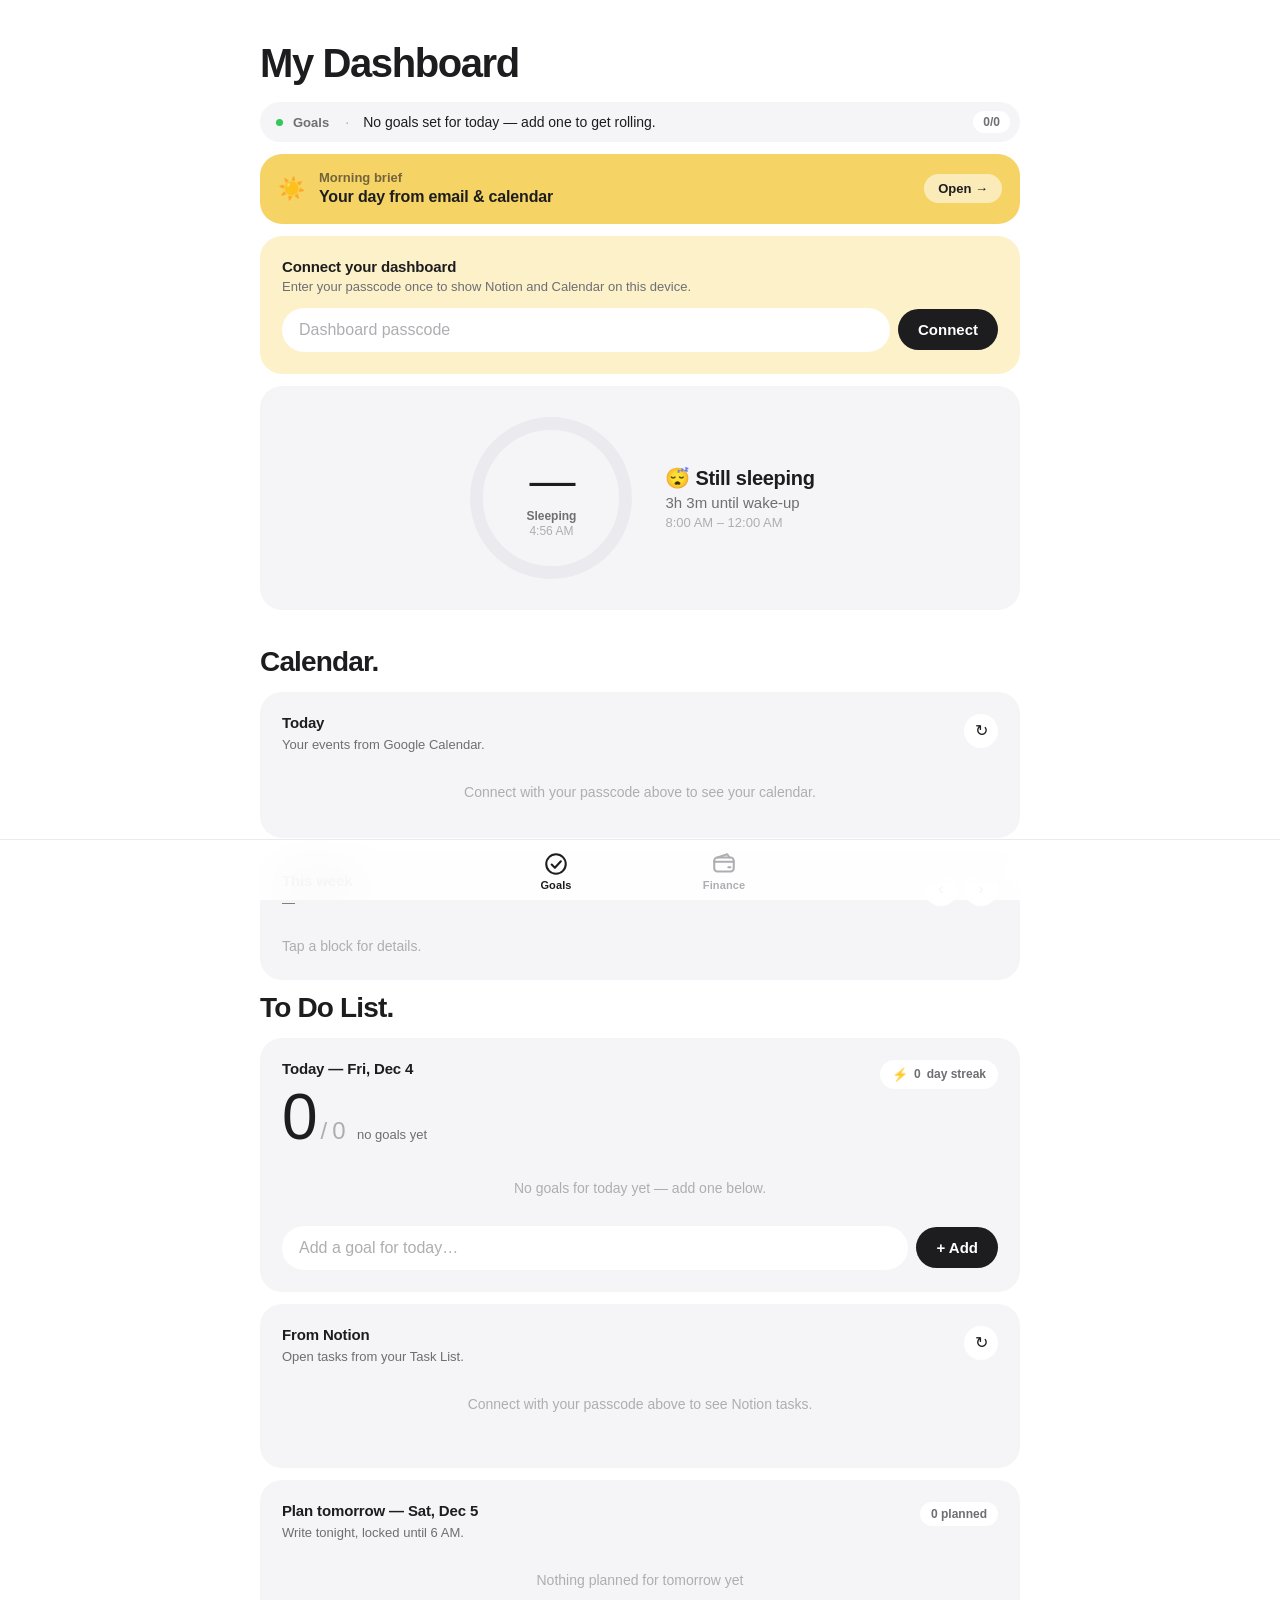
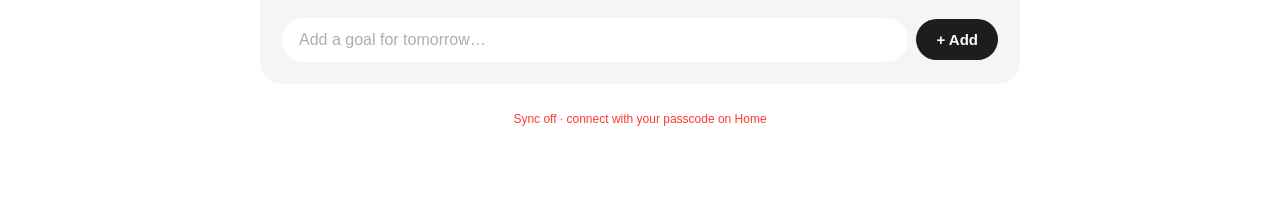
<file: index.html>
<!DOCTYPE html>
<html lang="en">
<head>
<meta charset="UTF-8">
<meta name="viewport" content="width=device-width, initial-scale=1, viewport-fit=cover">
<meta name="theme-color" content="#FFFFFF">
<title>Lobo OS</title>
<script src="sync.js"></script>
<link rel="manifest" href="manifest.webmanifest">
<link rel="icon" href="favicon.svg" type="image/svg+xml">
<link rel="apple-touch-icon" href="apple-touch-icon.png">
<meta name="apple-mobile-web-app-capable" content="yes">
<meta name="mobile-web-app-capable" content="yes">
<meta name="apple-mobile-web-app-title" content="Lobo OS">
<meta name="apple-mobile-web-app-status-bar-style" content="default">
<link rel="stylesheet" href="theme.css">
<script src="topbar.js" defer></script>
<style>
:root {
  --text-primary: var(--ink);
  --text-secondary: var(--ink-2);
  --text-tertiary: var(--ink-3);
  --success: var(--green);
  --warning: var(--orange);
  --danger: var(--red);
}

* { box-sizing: border-box; }
html, body {
  margin: 0; padding: 0;
  -webkit-text-size-adjust: 100%;
}
body {
  min-height: 100vh;
  overflow-x: hidden;
  padding: max(28px, env(safe-area-inset-top)) 20px 60px;
}

.page {
  max-width: 760px;
  margin: 0 auto;
}

/* ===== Page title ===== */
.dash-title {
  margin: 14px 0 18px;
  font-size: 40px;
  font-weight: 700;
  letter-spacing: -0.035em;
  line-height: 1.05;
  color: var(--ink);
}
@media (max-width: 480px) { .dash-title { font-size: 34px; } }

/* ===== Goal ticker ===== */
.ticker-row { margin-bottom: 12px; }
.goal-ticker {
  position: relative; overflow: hidden;
  display: flex; align-items: center; gap: 10px;
  padding: 9px 10px 9px 16px;
  border-radius: 999px;
  background: var(--surface);
}
.goal-ticker-led { display: inline-flex; align-items: center; }
.goal-ticker-led-dot {
  width: 7px; height: 7px; border-radius: 50%;
  background: var(--green);
  animation: led-pulse 2s ease-in-out infinite;
}
@keyframes led-pulse {
  0%, 100% { opacity: 1; }
  50%      { opacity: 0.35; }
}
.goal-ticker-label {
  font-size: 13px; font-weight: 600;
  color: var(--ink-2);
}
.goal-ticker-stage {
  position: relative; overflow: hidden;
  flex: 1; height: 22px;
}
.goal-ticker-row {
  position: absolute; inset: 0;
  display: flex; align-items: center; gap: 8px;
  font-size: 14px; font-weight: 500;
  font-variant-numeric: tabular-nums;
  color: var(--ink);
  white-space: nowrap;
}
.goal-ticker-row.is-leaving  { animation: ticker-leave 0.45s cubic-bezier(0.55, 0, 0.55, 1) forwards; }
.goal-ticker-row.is-entering { animation: ticker-enter 0.45s cubic-bezier(0.22, 1, 0.36, 1) forwards; }
@keyframes ticker-leave { from { opacity: 1; transform: translateY(0); } to { opacity: 0; transform: translateY(-100%); } }
@keyframes ticker-enter { from { opacity: 0; transform: translateY(100%); } to { opacity: 1; transform: translateY(0); } }
.goal-ticker-status {
  display: inline-flex; justify-content: center;
  width: 16px;
  color: var(--ink-3);
}
.goal-ticker-status[data-status="done"]    { color: var(--green); }
.goal-ticker-status[data-status="pending"] { color: var(--ink-3); }
.goal-ticker-text {
  flex: 1;
  overflow: hidden; text-overflow: ellipsis; white-space: nowrap;
}
.goal-ticker-meta {
  font-size: 12px; font-weight: 600;
  font-variant-numeric: tabular-nums;
  color: var(--ink-2);
  padding: 4px 10px;
  border-radius: 999px;
  background: var(--raised);
}

/* ===== Morning brief (compact; full brief on brief.html) ===== */
.brief-card {
  display: flex; align-items: center; gap: 14px;
  padding: 16px 18px;
  margin-bottom: 12px;
  border-radius: var(--radius-lg);
  background: var(--accent);
  color: var(--ink);
  text-decoration: none;
  -webkit-tap-highlight-color: transparent;
  transition: transform 0.12s, filter 0.15s;
}
.brief-card:hover { filter: brightness(0.98); }
.brief-card:active { transform: scale(0.99); }
.brief-card.brief-stale { background: var(--accent-soft); }
.brief-sun { font-size: 22px; flex-shrink: 0; }
.brief-body { flex: 1; min-width: 0; display: flex; flex-direction: column; gap: 2px; }
.brief-eyebrow { font-size: 13px; font-weight: 600; color: rgba(29, 29, 31, 0.6); }
.brief-title {
  font-size: 16px; font-weight: 600; letter-spacing: -0.01em; line-height: 1.3;
  display: -webkit-box; -webkit-line-clamp: 2; -webkit-box-orient: vertical; overflow: hidden;
}
.brief-open {
  flex-shrink: 0;
  padding: 7px 14px;
  border-radius: 999px;
  background: rgba(255, 255, 255, 0.55);
  font-size: 13px; font-weight: 600;
}

/* ===== Day ring ===== */
.day-ring-wrap {
  display: flex; flex-wrap: wrap;
  align-items: center; justify-content: center;
  gap: 28px;
  padding: 26px 22px;
  margin-bottom: 36px;
  border-radius: var(--radius-lg);
  background: var(--surface);
}
.day-ring {
  position: relative;
  width: 172px; height: 172px;
  flex-shrink: 0;
}
.day-ring svg { width: 100%; height: 100%; display: block; }
.day-ring-track { fill: none; stroke: var(--surface-2); stroke-width: 9; }
.day-ring-fill {
  fill: none;
  stroke-width: 9;
  stroke-linecap: round;
  transform: rotate(-90deg);
  transform-origin: 60px 60px;
  transition: stroke 0.7s cubic-bezier(0.22, 1, 0.36, 1),
              stroke-dashoffset 0.7s cubic-bezier(0.22, 1, 0.36, 1);
}
.day-ring-overlay {
  position: absolute; inset: 0;
  display: flex; flex-direction: column;
  align-items: center; justify-content: center;
  pointer-events: none;
}
.day-ring-percent {
  font-size: 46px; font-weight: 500;
  font-variant-numeric: tabular-nums;
  letter-spacing: -0.045em;
  color: var(--ink);
  line-height: 1;
}
.day-ring-phase {
  margin-top: 6px;
  font-size: 12px; font-weight: 600;
  text-transform: lowercase;
  color: var(--ink-2);
}
.day-ring-phase::first-letter { text-transform: uppercase; }
.day-ring-clock {
  font-size: 12px;
  font-variant-numeric: tabular-nums;
  color: var(--ink-3);
  margin-top: 1px;
}
.day-ring-text {
  display: flex; flex-direction: column;
  gap: 4px;
  max-width: 280px;
}
.day-ring-status { font-size: 20px; font-weight: 600; letter-spacing: -0.015em; color: var(--ink); }
.day-ring-remaining { font-size: 15px; color: var(--ink-2); font-variant-numeric: tabular-nums; }
.day-ring-hours { font-size: 13px; color: var(--ink-3); font-variant-numeric: tabular-nums; }
@media (max-width: 480px) {
  .day-ring { width: 148px; height: 148px; }
  .day-ring-percent { font-size: 38px; }
  .day-ring-text { align-items: center; text-align: center; }
  .day-ring-status { font-size: 18px; }
}

/* ===== Section + To Do List ===== */
.section { margin-top: 8px; }
.section-title {
  font-size: 28px; font-weight: 700;
  letter-spacing: -0.03em;
  color: var(--ink);
  margin: 0 0 14px;
}
.section-title::after { content: '.'; }

.gm-card {
  position: relative;
  background: var(--surface);
  border-radius: var(--radius-lg);
  padding: 22px;
  margin-bottom: 12px;
  overflow: hidden;
}
.gm-card.gm-all-done .gm-progress-num,
.gm-card.gm-all-done .gm-progress-label { color: var(--green); }

.gm-header {
  display: flex; align-items: flex-start; justify-content: space-between;
  flex-wrap: wrap; gap: 12px;
  margin-bottom: 16px;
  position: relative;
}
.gm-header-left { display: flex; flex-direction: column; }
.gm-eyebrow {
  font-size: 15px; font-weight: 600;
  letter-spacing: -0.01em;
  color: var(--ink);
  margin-bottom: 4px;
}
.gm-progress-row { display: flex; align-items: baseline; gap: 6px; margin-top: 6px; }
.gm-progress-num {
  font-size: 64px; font-weight: 500;
  font-variant-numeric: tabular-nums;
  letter-spacing: -0.05em;
  color: var(--ink);
  line-height: 0.95;
}
.gm-progress-total {
  font-size: 24px; font-weight: 500;
  font-variant-numeric: tabular-nums;
  letter-spacing: -0.03em;
  color: var(--ink-3);
}
.gm-progress-label {
  font-size: 13px; font-weight: 500;
  color: var(--ink-2);
  margin-left: 6px;
}
.gm-tomorrow-sub { font-size: 13px; color: var(--ink-2); margin-top: 2px; }
.gm-tomorrow-count {
  font-size: 12px; font-weight: 600;
  font-variant-numeric: tabular-nums;
  color: var(--ink-2);
  padding: 5px 11px;
  border-radius: 999px;
  background: var(--raised);
}
.gm-card-tomorrow .gm-progress-row { display: none; }

.gm-streak {
  display: inline-flex; align-items: center; gap: 6px;
  padding: 7px 12px;
  border-radius: 999px;
  background: var(--raised);
  color: var(--ink-2);
  font-size: 12px; font-weight: 600;
  transition: background 0.25s, color 0.25s;
}
.gm-streak-icon { font-size: 13px; }
.gm-streak-num { font-weight: 700; font-variant-numeric: tabular-nums; }
.gm-streak.gm-streak-active { background: var(--accent); color: var(--ink); }

.gm-bar {
  display: flex; gap: 4px;
  height: 6px;
  margin-bottom: 16px;
}
.gm-bar:empty { display: none; }
.gm-bar-seg {
  flex: 1;
  background: var(--surface-2);
  border-radius: 3px;
  transition: background 0.3s;
}
.gm-bar-seg-done { background: var(--ink); }

.goal-list { list-style: none; margin: 0; padding: 0; }
.empty-state {
  text-align: center;
  font-size: 14px;
  color: var(--ink-3);
  padding: 16px 0;
}

.gm-row {
  display: flex; align-items: center; gap: 12px;
  padding: 13px 14px;
  margin-bottom: 6px;
  background: var(--raised);
  border-radius: var(--radius-md);
  transition: background 0.2s, opacity 0.3s;
  position: relative;
}
.gm-row.gm-row-done { opacity: 0.5; }
.gm-row.gm-row-done .gm-text {
  text-decoration: line-through;
  text-decoration-color: var(--ink-3);
}
.gm-row.gm-row-queued { background: var(--accent-soft); }
.gm-row.is-drag-over { box-shadow: inset 0 2px 0 0 var(--ink); }
.gm-row.is-queue-flashing { animation: gm-queue-flash 0.48s ease-out; }
@keyframes gm-queue-flash {
  0%   { transform: scale(1); }
  40%  { background: var(--accent); transform: scale(1.015); }
  100% { transform: scale(1); }
}

.gm-handle {
  width: 14px; flex-shrink: 0;
  color: var(--ink-3);
  font-weight: 700; font-size: 14px;
  letter-spacing: -2px;
  cursor: grab;
  opacity: 0;
  transition: opacity 0.2s;
  user-select: none;
}
.gm-row:hover .gm-handle { opacity: 1; }
.gm-handle:active { cursor: grabbing; }

.gm-check {
  appearance: none; -webkit-appearance: none;
  width: 24px; height: 24px; flex-shrink: 0;
  margin: 0;
  border: 1.5px solid #C7C7CC;
  background: transparent;
  border-radius: 50%;
  position: relative;
  cursor: pointer;
  transition: background 0.2s, border-color 0.2s;
}
.gm-check:checked {
  background: var(--ink);
  border-color: var(--ink);
}
.gm-check:checked::after {
  content: '';
  position: absolute; left: 7.5px; top: 3.5px;
  width: 5px; height: 10px;
  border: solid #FFFFFF;
  border-width: 0 2px 2px 0;
  transform: rotate(45deg);
  animation: gm-check-pop 0.28s cubic-bezier(0.34, 1.56, 0.64, 1);
}
@keyframes gm-check-pop {
  from { transform: rotate(45deg) scale(0); }
  to   { transform: rotate(45deg) scale(1); }
}
.gm-check:disabled { cursor: not-allowed; opacity: 0.45; }

.gm-text {
  flex: 1;
  font-size: 16px;
  letter-spacing: -0.01em;
  color: var(--ink);
  cursor: text;
  outline: none;
  border-radius: 4px;
  padding: 2px 4px;
  margin: -2px -4px;
}
.gm-text[contenteditable="true"] { background: var(--surface); }

.gm-queue-btn {
  border: 0; background: transparent;
  color: var(--ink-3);
  font-size: 14px;
  cursor: pointer;
  padding: 4px 6px;
  border-radius: 8px;
  opacity: 0.7;
  filter: grayscale(1);
  transition: opacity 0.2s, filter 0.2s;
}
.gm-queue-btn:hover { opacity: 1; }
.gm-queue-btn.gm-queue-active { opacity: 1; filter: none; }
.gm-queue-btn:disabled { cursor: not-allowed; opacity: 0.3; }

.goal-delete {
  border: 0; background: transparent;
  color: var(--ink-3);
  font-size: 20px;
  cursor: pointer;
  padding: 0 4px;
  opacity: 0.6;
  transition: opacity 0.2s, color 0.2s;
}
.gm-row:hover .goal-delete { opacity: 1; }
.goal-delete:hover { color: var(--red); }

.gm-show-toggle {
  width: 100%;
  margin: 4px 0 0;
  padding: 10px;
  border: 0;
  border-radius: var(--radius-sm);
  background: transparent;
  color: var(--ink-2);
  font-family: inherit;
  font-size: 13px; font-weight: 600;
  cursor: pointer;
  transition: color 0.2s, background 0.2s;
}
.gm-show-toggle:hover { color: var(--ink); background: var(--surface-2); }

.gm-push-btn {
  width: 100%;
  margin-top: 12px;
  padding: 12px;
  border: 0;
  border-radius: var(--radius-md);
  background: var(--surface-2);
  color: var(--ink);
  font-family: inherit;
  font-size: 14px; font-weight: 600;
  cursor: pointer;
  transition: background 0.2s;
}
.gm-push-btn:hover { background: #E2E2E7; }

.goal-input-wrap.gm-input-wrap {
  display: flex; gap: 8px; align-items: center; flex-wrap: wrap;
  margin-top: 14px;
}
.gm-input {
  flex: 1; min-width: 0;
  padding: 12px 16px;
  border: 1px solid transparent;
  border-radius: 999px;
  background: var(--raised);
  color: var(--ink);
  font-family: inherit; font-size: 16px;
  outline: none;
  transition: border-color 0.2s;
}
.gm-input::placeholder { color: var(--ink-3); }
.gm-input:focus { border-color: var(--ink-3); }

.gm-add {
  padding: 12px 20px;
  border: 0; border-radius: 999px;
  background: var(--ink);
  color: #FFFFFF;
  font-family: inherit; font-size: 15px; font-weight: 600;
  cursor: pointer;
  transition: transform 0.1s, opacity 0.15s;
}
.gm-add:hover { opacity: 0.88; }
.gm-add:active { transform: scale(0.97); }


.gm-status {
  flex-basis: 100%;
  font-size: 12px;
  color: var(--ink-2);
  min-height: 14px;
  margin-top: 4px;
}
.gm-status.gm-status-error { color: var(--red); }

/* ===== Connect (shared passcode) ===== */
.connect-card { background: var(--accent-soft); }

/* ===== Calendar: Today ===== */
.cal-allday { display: flex; flex-wrap: wrap; gap: 6px; margin-bottom: 10px; }
.cal-allday:empty { display: none; }
.cal-pill {
  padding: 5px 11px;
  border-radius: 999px;
  background: var(--raised);
  color: var(--ink);
  font-size: 13px; font-weight: 600;
}
.cal-list { list-style: none; margin: 0; padding: 0; }
.cal-row {
  display: flex; align-items: center; gap: 12px;
  padding: 12px 14px;
  margin-bottom: 6px;
  background: var(--raised);
  border-radius: var(--radius-md);
  transition: opacity 0.3s;
}
.cal-row.cal-past { opacity: 0.45; }
.cal-row.cal-now { background: var(--accent); }
.cal-time {
  width: 66px; flex-shrink: 0;
  display: flex; flex-direction: column;
  font-size: 15px; font-weight: 600;
  font-variant-numeric: tabular-nums;
  letter-spacing: -0.01em;
  color: var(--ink);
}
.cal-time-end { font-size: 12px; font-weight: 500; color: var(--ink-2); }
.cal-row.cal-now .cal-time-end { color: rgba(29, 29, 31, 0.6); }
.cal-bar { width: 3px; align-self: stretch; border-radius: 2px; flex-shrink: 0; }
.cal-body { flex: 1; min-width: 0; }
.cal-title {
  font-size: 16px; font-weight: 500;
  letter-spacing: -0.01em;
  color: var(--ink);
  overflow: hidden; text-overflow: ellipsis; white-space: nowrap;
}
.cal-meta {
  font-size: 13px; color: var(--ink-2);
  margin-top: 1px;
  overflow: hidden; text-overflow: ellipsis; white-space: nowrap;
}
.cal-row.cal-now .cal-meta { color: rgba(29, 29, 31, 0.7); font-weight: 600; }

/* ===== Calendar: This week (one row per day, hours left → right) ===== */
.cal-nav { display: flex; gap: 6px; }
.cal-week { display: flex; flex-direction: column; gap: 6px; }
.cal-scale, .cal-day {
  display: grid;
  grid-template-columns: 44px 1fr 48px;
  align-items: center;
  gap: 10px;
}
.cal-ticks { position: relative; height: 14px; }
.cal-ticks span {
  position: absolute; top: 0;
  transform: translateX(-50%);
  font-size: 11px; color: var(--ink-3);
  font-variant-numeric: tabular-nums;
  white-space: nowrap;
}
.cal-day-label {
  display: flex; flex-direction: column; align-items: flex-start;
  line-height: 1.1;
  font-size: 12px; font-weight: 500; color: var(--ink-2);
}
.cal-day-num { font-size: 17px; font-weight: 600; color: var(--ink); font-variant-numeric: tabular-nums; }
.cal-day-today .cal-day-num {
  display: inline-flex; align-items: center; justify-content: center;
  min-width: 26px; height: 26px; padding: 0 4px;
  margin-left: -4px;
  border-radius: 999px;
  background: var(--ink); color: #FFFFFF;
  font-size: 15px;
}
.cal-track {
  position: relative;
  height: 34px;
  border-radius: 9px;
  background: var(--raised);
  overflow: hidden;
}
.cal-block {
  position: absolute;
  border: 0;
  border-radius: 6px;
  padding: 0 6px;
  box-shadow: inset 0 0 0 1px rgba(255, 255, 255, 0.7);
  color: #FFFFFF;
  font-family: inherit; font-size: 11px; font-weight: 600;
  text-align: left;
  white-space: nowrap; overflow: hidden; text-overflow: ellipsis;
  cursor: pointer;
}
.cal-allday-band {
  position: absolute; left: 0; right: 0; top: 0;
  height: 4px;
  border: 0; padding: 0;
  background: var(--accent);
  cursor: pointer;
}
.cal-now-line {
  position: absolute; top: 0; bottom: 0;
  width: 2px; margin-left: -1px;
  background: var(--red);
  pointer-events: none;
}
.cal-now-line::before {
  content: '';
  position: absolute; top: -1px; left: -3px;
  width: 8px; height: 8px; border-radius: 50%;
  background: var(--red);
}
.cal-day-total {
  text-align: right;
  font-size: 12px; font-weight: 600;
  color: var(--ink-2);
  font-variant-numeric: tabular-nums;
}
.cal-detail {
  margin-top: 12px;
  font-size: 14px; color: var(--ink);
  min-height: 20px;
}
.cal-detail:empty::before { content: 'Tap a block for details.'; color: var(--ink-3); }

/* ===== From Notion suggestions ===== */
.nt-refresh {
  width: 34px; height: 34px;
  border: 0;
  border-radius: 50%;
  background: var(--raised);
  color: var(--ink);
  font-size: 16px; cursor: pointer;
  transition: background 0.15s, transform 0.3s;
}
.nt-refresh:hover { background: var(--surface-2); }
.nt-refresh.is-spinning { transform: rotate(360deg); }
.nt-row { cursor: default; }
.nt-prio {
  width: 8px; height: 8px; border-radius: 50%;
  flex-shrink: 0; background: var(--ink-3);
}
.nt-prio[data-prio="High"]   { background: var(--red); }
.nt-prio[data-prio="Medium"] { background: var(--orange); }
.nt-prio[data-prio="Low"]    { background: var(--blue); }
.nt-body {
  flex: 1; min-width: 0;
  display: flex; flex-direction: column; gap: 2px;
}
.nt-meta {
  font-size: 12px; color: var(--ink-2);
  font-variant-numeric: tabular-nums;
}
.nt-meta.nt-overdue { color: var(--red); }
.nt-add {
  flex-shrink: 0;
  padding: 7px 12px;
  border: 0;
  border-radius: 999px;
  background: var(--surface);
  color: var(--ink);
  font-family: inherit; font-size: 13px; font-weight: 600;
  cursor: pointer;
}
.nt-add:hover { background: var(--surface-2); }
.nt-add:disabled { opacity: 0.5; cursor: default; }
.nt-link {
  flex-shrink: 0;
  color: var(--ink-3); text-decoration: none;
  font-size: 13px; padding: 0 2px;
}
.nt-link:hover { color: var(--ink); }

@media (max-width: 480px) {
  body { padding: max(20px, env(safe-area-inset-top)) 16px 50px; }
  .gm-card { padding: 18px; }
  .gm-progress-num { font-size: 56px; }
}
</style>
</head>
<body>
<div class="page">

  <h1 class="dash-title">My Dashboard</h1>

  <div class="ticker-row">
    <div class="goal-ticker" id="goalTicker" aria-live="polite" aria-atomic="true">
      <div class="goal-ticker-led"><span class="goal-ticker-led-dot"></span></div>
      <div class="goal-ticker-label">Goals</div>
      <div class="goal-ticker-stage" id="goalTickerStage">
        <div class="goal-ticker-row">
          <span class="goal-ticker-status" data-status="">—</span>
          <span class="goal-ticker-text">Loading…</span>
        </div>
      </div>
      <div class="goal-ticker-meta" id="goalTickerMeta">0/0</div>
    </div>
  </div>

  <!-- MORNING BRIEF: today's headline; the full brief opens on brief.html -->
  <a class="brief-card" id="briefCard" href="brief.html">
    <span class="brief-sun" aria-hidden="true">☀️</span>
    <span class="brief-body">
      <span class="brief-eyebrow" id="briefDate">Morning brief</span>
      <span class="brief-title" id="briefHeadline">Your day from email &amp; calendar</span>
    </span>
    <span class="brief-open">Open →</span>
  </a>

  <!-- CONNECT: one passcode for everything behind /api (Notion, Calendar) -->
  <div class="gm-card connect-card" id="connectCard" hidden>
    <div class="gm-eyebrow">Connect your dashboard</div>
    <div class="gm-tomorrow-sub" id="connectMsg">Enter your passcode once to show Notion and Calendar on this device.</div>
    <div class="goal-input-wrap gm-input-wrap">
      <input id="connectInput" class="gm-input" type="password" placeholder="Dashboard passcode" autocomplete="current-password">
      <button type="button" id="connectBtn" class="gm-add">Connect</button>
    </div>
  </div>

  <div class="day-ring-wrap">
    <div class="day-ring">
      <svg viewBox="0 0 120 120">
        <circle class="day-ring-track" cx="60" cy="60" r="52" />
        <circle class="day-ring-fill"  cx="60" cy="60" r="52" id="dayRingFill" />
      </svg>
      <div class="day-ring-overlay">
        <div class="day-ring-percent" id="dayRingPercent">—</div>
        <div class="day-ring-phase"   id="dayRingPhase">—</div>
        <div class="day-ring-clock"   id="dayRingClock">—</div>
      </div>
    </div>
    <div class="day-ring-text">
      <div class="day-ring-status"    id="dayRingStatus">Loading…</div>
      <div class="day-ring-remaining" id="dayRingRemaining">—</div>
      <div class="day-ring-hours">8:00 AM – 12:00 AM</div>
    </div>
  </div>

  <div class="section">
    <div class="section-title">Calendar</div>

    <!-- CALENDAR: TODAY -->
    <div class="gm-card cal-card" id="calToday">
      <div class="gm-header">
        <div class="gm-header-left">
          <div class="gm-eyebrow" id="calTodayLabel">Today</div>
          <div class="gm-tomorrow-sub" id="calTodaySub">Your events from Google Calendar.</div>
        </div>
        <button type="button" class="nt-refresh" id="calRefresh" aria-label="Refresh calendar">↻</button>
      </div>
      <div class="cal-allday" id="calAllDay"></div>
      <ul class="goal-list cal-list" id="calTodayList"></ul>
      <div class="empty-state" id="calTodayEmpty" style="display:none;"></div>
    </div>

    <!-- CALENDAR: THIS WEEK -->
    <div class="gm-card cal-card" id="calWeek">
      <div class="gm-header">
        <div class="gm-header-left">
          <div class="gm-eyebrow" id="calWeekLabel">This week</div>
          <div class="gm-tomorrow-sub" id="calWeekSub">—</div>
        </div>
        <div class="cal-nav">
          <button type="button" class="nt-refresh" id="calPrev" aria-label="Previous week">‹</button>
          <button type="button" class="nt-refresh" id="calNext" aria-label="Next week">›</button>
        </div>
      </div>
      <div class="cal-week" id="calWeekGrid"></div>
      <div class="cal-detail" id="calDetail"></div>
    </div>
  </div>

  <div class="section">
    <div class="section-title">To Do List</div>

    <!-- TODAY -->
    <div class="gm-card" id="gmCardToday">
      <div class="gm-header">
        <div class="gm-header-left">
          <div class="gm-eyebrow" id="todayLabel">Today —</div>
          <div class="gm-progress-row">
            <span class="gm-progress-num"   id="gmProgressNum">0</span>
            <span class="gm-progress-total" id="gmProgressTotal">/ 0</span>
            <span class="gm-progress-label" id="gmProgressLabel">no goals yet</span>
          </div>
        </div>
        <div class="gm-streak" id="gmStreak">
          <span class="gm-streak-icon">⚡</span>
          <span class="gm-streak-num" id="gmStreakNum">0</span>
          <span>day streak</span>
        </div>
      </div>
      <div class="gm-bar" id="gmBar"></div>
      <ul id="goalList" class="goal-list gm-list"></ul>
      <div id="emptyState" class="empty-state">No goals for today yet — add one below.</div>
      <button type="button" id="gmPushBtn" class="gm-push-btn" style="display:none;">Push remaining to tomorrow</button>
      <div class="goal-input-wrap gm-input-wrap">
        <input id="goalInput" class="gm-input" type="text" placeholder="Add a goal for today…" autocomplete="off">
        <button type="button" id="goalAddBtn"    class="gm-add">+ Add</button>
      </div>
    </div>

    <!-- FROM NOTION -->
    <div class="gm-card gm-card-notion" id="gmCardNotion">
      <div class="gm-header">
        <div class="gm-header-left">
          <div class="gm-eyebrow">From Notion</div>
          <div class="gm-tomorrow-sub" id="notionSub">Open tasks from your Task List.</div>
        </div>
        <button type="button" class="nt-refresh" id="notionRefresh" aria-label="Refresh Notion tasks">↻</button>
      </div>
      <ul id="notionList" class="goal-list gm-list"></ul>
      <div id="notionEmpty" class="empty-state" style="display:none;"></div>
      <button type="button" id="notionMore" class="gm-show-toggle" style="display:none;"></button>
      <div class="gm-status" id="notionStatus"></div>
    </div>

    <!-- PLAN TOMORROW -->
    <div class="gm-card gm-card-tomorrow" id="gmCardTomorrow">
      <div class="gm-header">
        <div class="gm-header-left">
          <div class="gm-eyebrow" id="tomorrowLabel">Plan tomorrow —</div>
          <div class="gm-tomorrow-sub">Write tonight, locked until 6 AM.</div>
        </div>
        <div class="gm-tomorrow-count" id="gmTomorrowCount">0 planned</div>
      </div>
      <ul id="tomorrowList" class="goal-list gm-list"></ul>
      <div id="tomorrowEmpty" class="empty-state">Nothing planned for tomorrow yet</div>
      <div class="goal-input-wrap gm-input-wrap">
        <input id="tomorrowInput" class="gm-input" type="text" placeholder="Add a goal for tomorrow…" autocomplete="off">
        <button type="button" id="tomorrowAddBtn"    class="gm-add">+ Add</button>
      </div>
    </div>
  </div>

</div>

<script>
(function () {
  'use strict';


  const WAKE_HOUR  = 8;
  const SLEEP_HOUR = 24;

  // ---------- storage helpers ----------
  function storeGet(key) {
    try { return JSON.parse(localStorage.getItem(key)); } catch (e) { return null; }
  }
  function storeSet(key, value) {
    try { localStorage.setItem(key, JSON.stringify(value)); } catch (e) {}
    if (typeof key === 'string' && key.indexOf('goals:') === 0) {
      window.dispatchEvent(new CustomEvent('goals-changed'));
    }
  }
  function storeDelete(key) { try { localStorage.removeItem(key); } catch (e) {} }
  function storeListKeys(prefix) {
    const out = [];
    for (let i = 0; i < localStorage.length; i++) {
      const k = localStorage.key(i);
      if (k && k.indexOf(prefix) === 0) out.push(k);
    }
    return out;
  }

  // ---------- date helpers ----------
  function pad2(n) { return String(n).padStart(2, '0'); }
  function dateToKey(d) { return d.getFullYear() + '-' + pad2(d.getMonth() + 1) + '-' + pad2(d.getDate()); }
  function getActiveDateString() {
    const now = new Date();
    if (now.getHours() < 6) {
      const d = new Date(now);
      d.setDate(d.getDate() - 1);
      return dateToKey(d);
    }
    return dateToKey(now);
  }
  function getTomorrowDateString() {
    const now = new Date();
    const d = new Date(now);
    if (now.getHours() >= 6) d.setDate(d.getDate() + 1);
    return dateToKey(d);
  }
  function formatDate(yyyy_mm_dd) {
    const parts = yyyy_mm_dd.split('-').map(Number);
    const d = new Date(parts[0], parts[1] - 1, parts[2]);
    const wk = ['Sun','Mon','Tue','Wed','Thu','Fri','Sat'][d.getDay()];
    const mo = ['Jan','Feb','Mar','Apr','May','Jun','Jul','Aug','Sep','Oct','Nov','Dec'][d.getMonth()];
    return wk + ', ' + mo + ' ' + d.getDate();
  }

  function todayKey()    { return 'goals:' + getActiveDateString(); }
  function tomorrowKey() { return 'goals:' + getTomorrowDateString(); }

  function getGoals(key) {
    const g = storeGet(key);
    return Array.isArray(g) ? g : [];
  }
  function setGoals(key, list) { storeSet(key, list); }

  // ---------- rollover: pull undone older goals into today ----------
  function rollover() {
    const todayDateStr = getActiveDateString();
    const todayK = 'goals:' + todayDateStr;
    let today = getGoals(todayK);
    const texts = new Set(today.map(g => g.text));

    storeListKeys('goals:').forEach(k => {
      const dateStr = k.slice('goals:'.length);
      if (dateStr >= todayDateStr) return;
      const old = getGoals(k);
      old.forEach(g => {
        if (!g.done && g.text && !texts.has(g.text)) {
          today.push({ text: g.text, done: false });
          texts.add(g.text);
        }
      });
      storeDelete(k);
    });
    setGoals(todayK, today);
  }

  // ---------- streak ----------
  function loadStreak() {
    const s = storeGet('goal_streak_v1');
    if (s && typeof s.count === 'number') return s;
    return { count: 0, lastProcessedDate: '' };
  }
  function saveStreak(s) { storeSet('goal_streak_v1', s); }

  function processStreak() {
    const s = loadStreak();
    const todayDateStr = getActiveDateString();
    const keys = storeListKeys('goals:')
      .map(k => k.slice('goals:'.length))
      .filter(d => d < todayDateStr)
      .sort();
    keys.forEach(dateStr => {
      if (s.lastProcessedDate && dateStr <= s.lastProcessedDate) return;
      const list = getGoals('goals:' + dateStr);
      if (list.length === 0) { /* don't break the streak on empty days */ }
      else if (list.every(g => g.done)) s.count += 1;
      else s.count = 0;
      s.lastProcessedDate = dateStr;
    });
    saveStreak(s);
  }

  // ---------- Goal Ticker ----------
  const tickerStage = document.getElementById('goalTickerStage');
  const tickerMeta  = document.getElementById('goalTickerMeta');
  let cycleIdx = 0;
  let tickerTimer = null;

  function buildTickerItems() {
    const goals = getGoals(todayKey());
    const total = goals.length;
    const done  = goals.filter(g => g.done).length;
    if (total === 0) return { items: [{ status: 'empty',   text: 'No goals set for today — add one to get rolling.' }], done, total };
    if (done === total) return { items: [{ status: 'done', text: '✓ All goals done — solid day.' }], done, total };
    const items = goals.filter(g => !g.done).map(g => ({ status: 'pending', text: g.text }));
    return { items, done, total };
  }

  function statusGlyph(status) {
    if (status === 'done') return '✓';
    if (status === 'pending') return '○';
    return '·';
  }

  let firstTick = true;
  function tick() {
    const { items, done, total } = buildTickerItems();
    if (cycleIdx >= items.length) cycleIdx = 0;
    const item = items[cycleIdx];
    cycleIdx = (cycleIdx + 1) % items.length;

    // Drop rows still animating out (a quick second tick, or timers delayed
    // in a background tab, would otherwise leave two rows on top of each other).
    tickerStage.querySelectorAll('.goal-ticker-row.is-leaving').forEach(r => r.remove());
    const oldRow = tickerStage.querySelector('.goal-ticker-row');
    const newRow = document.createElement('div');
    newRow.className = 'goal-ticker-row';
    const status = document.createElement('span');
    status.className = 'goal-ticker-status';
    status.setAttribute('data-status', item.status);
    status.textContent = statusGlyph(item.status);
    const text = document.createElement('span');
    text.className = 'goal-ticker-text';
    text.textContent = item.text;
    newRow.appendChild(status);
    newRow.appendChild(text);

    if (oldRow && !firstTick) {
      oldRow.classList.add('is-leaving');
      setTimeout(() => oldRow.remove(), 460);
      newRow.classList.add('is-entering');
    } else if (oldRow) {
      oldRow.remove();
    }
    tickerStage.appendChild(newRow);
    firstTick = false;

    tickerMeta.textContent = done + '/' + total;
  }

  function startTicker() {
    tick();
    if (tickerTimer) clearInterval(tickerTimer);
    tickerTimer = setInterval(tick, 5000);
  }

  window.addEventListener('goals-changed', () => {
    cycleIdx = 0;
    tick();
  });

  // ---------- Day Ring ----------
  const PALETTE = [
    [0,   [72, 72, 74]],
    [100, [29, 29, 31]]
  ];
  function lerp(a, b, t) { return a + (b - a) * t; }
  function paletteAt(p) {
    if (p <= PALETTE[0][0]) return PALETTE[0][1];
    if (p >= PALETTE[PALETTE.length - 1][0]) return PALETTE[PALETTE.length - 1][1];
    for (let i = 0; i < PALETTE.length - 1; i++) {
      const [p0, c0] = PALETTE[i];
      const [p1, c1] = PALETTE[i + 1];
      if (p >= p0 && p <= p1) {
        const t = (p - p0) / (p1 - p0);
        return [lerp(c0[0], c1[0], t), lerp(c0[1], c1[1], t), lerp(c0[2], c1[2], t)];
      }
    }
    return [255,255,255];
  }
  function rgb(c) { return 'rgb(' + Math.round(c[0]) + ',' + Math.round(c[1]) + ',' + Math.round(c[2]) + ')'; }

  function formatClock(d) {
    let h = d.getHours();
    const m = d.getMinutes();
    const ampm = h >= 12 ? 'PM' : 'AM';
    h = h % 12;
    if (h === 0) h = 12;
    return h + ':' + pad2(m) + ' ' + ampm;
  }
  function formatRemaining(totalMin) {
    const h = Math.floor(totalMin / 60);
    const m = Math.floor(totalMin % 60);
    return h + 'h ' + m + 'm';
  }

  const C = 2 * Math.PI * 52;
  const fillEl = document.getElementById('dayRingFill');
  fillEl.setAttribute('stroke-dasharray', C);
  fillEl.setAttribute('stroke-dashoffset', C);

  function updateDayRing() {
    const now = new Date();
    const hours = now.getHours() + now.getMinutes() / 60 + now.getSeconds() / 3600;
    const percentEl   = document.getElementById('dayRingPercent');
    const phaseEl     = document.getElementById('dayRingPhase');
    const clockEl     = document.getElementById('dayRingClock');
    const statusEl    = document.getElementById('dayRingStatus');
    const remainingEl = document.getElementById('dayRingRemaining');

    clockEl.textContent = formatClock(now);

    if (hours < WAKE_HOUR) {
      fillEl.setAttribute('stroke-dashoffset', C);
      fillEl.style.stroke = '#D1D1D6';
      percentEl.textContent = '—';
      phaseEl.textContent   = 'SLEEPING';
      statusEl.textContent  = '😴 Still sleeping';
      const minsUntil = (WAKE_HOUR - hours) * 60;
      remainingEl.textContent = formatRemaining(minsUntil) + ' until wake-up';
      return;
    }

    if (hours >= SLEEP_HOUR) {
      fillEl.setAttribute('stroke-dashoffset', 0);
      fillEl.style.stroke = '#FF3B30';
      percentEl.textContent = '100%';
      phaseEl.textContent   = 'PAST BEDTIME';
      statusEl.textContent  = '⚠️ Past bedtime';
      remainingEl.textContent = 'Sleep!';
      return;
    }

    const span = SLEEP_HOUR - WAKE_HOUR;
    const percent = (hours - WAKE_HOUR) / span * 100;
    fillEl.setAttribute('stroke-dashoffset', C * (1 - percent / 100));
    fillEl.style.stroke = rgb(paletteAt(percent));
    percentEl.textContent = Math.floor(percent) + '%';

    let phase, status;
    if (percent < 25)      { phase = 'MORNING';   status = '☀️ Morning — fresh start'; }
    else if (percent < 50) { phase = 'MIDDAY';    status = '⚡ Midday — keep moving'; }
    else if (percent < 75) { phase = 'AFTERNOON'; status = '🔥 Afternoon — push it'; }
    else if (percent < 90) { phase = 'EVENING';   status = '⏳ Evening — wrap up'; }
    else                   { phase = 'BEDTIME';   status = '🌙 Bedtime soon'; }
    phaseEl.textContent  = phase;
    statusEl.textContent = status;

    const minsLeft = (SLEEP_HOUR - hours) * 60;
    remainingEl.textContent = formatRemaining(minsLeft) + ' awake time left';
  }

  // ---------- Row building ----------
  function makeInlineEdit(textEl, goals, idx, key, reload) {
    textEl.addEventListener('click', () => {
      if (textEl.getAttribute('contenteditable') === 'true') return;
      const original = textEl.textContent;
      textEl.setAttribute('contenteditable', 'true');
      textEl.focus();
      const range = document.createRange();
      range.selectNodeContents(textEl);
      range.collapse(false);
      const sel = window.getSelection();
      sel.removeAllRanges(); sel.addRange(range);

      function commit() {
        const next = textEl.textContent.trim();
        textEl.removeAttribute('contenteditable');
        if (next && next !== original) {
          const list = getGoals(key);
          if (list[idx]) { list[idx].text = next; setGoals(key, list); }
          reload();
        } else {
          textEl.textContent = original;
        }
      }
      function cancel() {
        textEl.removeAttribute('contenteditable');
        textEl.textContent = original;
      }
      textEl.addEventListener('blur', commit, { once: true });
      textEl.addEventListener('keydown', function onKey(e) {
        if (e.key === 'Enter') { e.preventDefault(); textEl.removeEventListener('keydown', onKey); textEl.blur(); }
        else if (e.key === 'Escape') { e.preventDefault(); textEl.removeEventListener('keydown', onKey); cancel(); }
      });
    });
  }

  function wireDragReorder(row, listEl, key, reload) {
    row.setAttribute('draggable', 'true');
    row.addEventListener('dragstart', (e) => {
      e.dataTransfer.effectAllowed = 'move';
      e.dataTransfer.setData('text/plain', row.dataset.idx);
    });
    row.addEventListener('dragover', (e) => {
      e.preventDefault();
      row.classList.add('is-drag-over');
    });
    row.addEventListener('dragleave', () => row.classList.remove('is-drag-over'));
    row.addEventListener('drop', (e) => {
      e.preventDefault();
      row.classList.remove('is-drag-over');
      const from = parseInt(e.dataTransfer.getData('text/plain'), 10);
      const to   = parseInt(row.dataset.idx, 10);
      if (isNaN(from) || isNaN(to) || from === to) return;
      const list = getGoals(key);
      const [moved] = list.splice(from, 1);
      list.splice(to, 0, moved);
      setGoals(key, list);
      reload();
    });
  }

  function buildGoalRow(goal, idx, key, readOnly, reload) {
    const li = document.createElement('li');
    li.className = 'gm-row';
    li.dataset.idx = String(idx);
    if (goal.done) li.classList.add('gm-row-done');
    if (goal.queued) li.classList.add('gm-row-queued');

    const handle = document.createElement('span');
    handle.className = 'gm-handle';
    handle.textContent = '⋮⋮';
    li.appendChild(handle);

    const cb = document.createElement('input');
    cb.type = 'checkbox';
    cb.className = 'gm-check';
    cb.checked = !!goal.done;
    if (readOnly) { cb.disabled = true; cb.title = 'Activates at 6 AM tomorrow'; }
    cb.addEventListener('change', () => {
      const list = getGoals(key);
      if (!list[idx]) return;
      list[idx].done = cb.checked;
      if (cb.checked) list[idx].doneAt = Date.now();
      else delete list[idx].doneAt;
      setGoals(key, list);
      reload();
      if (list[idx].notionId) {
        notionSetStatus(list[idx].notionId, cb.checked ? 'Done 🙌' : 'Today');
      }
    });
    li.appendChild(cb);

    const text = document.createElement('span');
    text.className = 'gm-text';
    text.textContent = goal.text;
    li.appendChild(text);
    makeInlineEdit(text, null, idx, key, reload);

    if (goal.notionUrl) {
      const link = document.createElement('a');
      link.className = 'nt-link';
      link.href = goal.notionUrl;
      link.target = '_blank';
      link.rel = 'noopener';
      link.title = 'Open in Notion';
      link.textContent = '↗';
      li.appendChild(link);
    }

    const queueBtn = document.createElement('button');
    queueBtn.type = 'button';
    queueBtn.className = 'gm-queue-btn' + (goal.queued ? ' gm-queue-active' : '');
    queueBtn.textContent = '⚡';
    queueBtn.title = 'Queue for productivity window';
    if (readOnly) queueBtn.disabled = true;
    queueBtn.addEventListener('click', () => {
      const list = getGoals(key);
      if (!list[idx]) return;
      list[idx].queued = !list[idx].queued;
      setGoals(key, list);
      li.classList.add('is-queue-flashing');
      setTimeout(reload, 480);
    });
    li.appendChild(queueBtn);

    const del = document.createElement('button');
    del.type = 'button';
    del.className = 'goal-delete';
    del.setAttribute('aria-label', 'Delete goal');
    del.textContent = '×';
    del.addEventListener('click', () => {
      const list = getGoals(key);
      list.splice(idx, 1);
      setGoals(key, list);
      reload();
    });
    li.appendChild(del);

    wireDragReorder(li, null, key, reload);
    return li;
  }

  // ---------- Renderers ----------
  function renderTodayHeader() {
    const goals = getGoals(todayKey());
    const total = goals.length;
    const done  = goals.filter(g => g.done).length;
    document.getElementById('gmProgressNum').textContent   = done;
    document.getElementById('gmProgressTotal').textContent = '/ ' + total;
    const label = document.getElementById('gmProgressLabel');
    if (total === 0)        label.textContent = 'no goals yet';
    else if (done === total) label.textContent = 'all done — solid day';
    else                     label.textContent = 'complete';

    document.getElementById('todayLabel').textContent =
      'Today — ' + formatDate(getActiveDateString());

    const bar = document.getElementById('gmBar');
    bar.innerHTML = '';
    goals.forEach(g => {
      const seg = document.createElement('div');
      seg.className = 'gm-bar-seg' + (g.done ? ' gm-bar-seg-done' : '');
      bar.appendChild(seg);
    });

    const card = document.getElementById('gmCardToday');
    card.classList.toggle('gm-all-done', total > 0 && done === total);

    const pushBtn = document.getElementById('gmPushBtn');
    pushBtn.style.display = (total > 0 && done < total) ? 'block' : 'none';
  }

  function renderStreak() {
    const s = loadStreak();
    document.getElementById('gmStreakNum').textContent = s.count;
    document.getElementById('gmStreak').classList.toggle('gm-streak-active', s.count > 0);
  }

  function renderTomorrowCount() {
    const list = getGoals(tomorrowKey());
    document.getElementById('gmTomorrowCount').textContent = list.length + ' planned';
    document.getElementById('tomorrowLabel').textContent =
      'Plan tomorrow — ' + formatDate(getTomorrowDateString());
  }

  function renderListInto(goals, listEl, emptyEl, key, readOnly) {
    listEl.innerHTML = '';
    emptyEl.style.display = goals.length === 0 ? 'block' : 'none';
    const reload = () => (key === todayKey() ? loadToday() : loadTomorrow());

    const visible = goals.length > 5 ? goals.slice(0, 5) : goals;
    visible.forEach((g, i) => listEl.appendChild(buildGoalRow(g, i, key, readOnly, reload)));

    if (goals.length > 5) {
      let expanded = false;
      const toggle = document.createElement('button');
      toggle.type = 'button';
      toggle.className = 'gm-show-toggle';
      const updateLabel = () => {
        toggle.textContent = expanded ? 'Show less ▴' : ('Show ' + (goals.length - 5) + ' more ▾');
      };
      updateLabel();
      toggle.addEventListener('click', () => {
        expanded = !expanded;
        if (expanded) {
          goals.slice(5).forEach((g, i) => {
            const row = buildGoalRow(g, i + 5, key, readOnly, reload);
            listEl.insertBefore(row, toggle);
          });
        } else {
          Array.from(listEl.querySelectorAll('.gm-row')).slice(5).forEach(r => r.remove());
        }
        updateLabel();
      });
      listEl.appendChild(toggle);
    }

    if (key === todayKey()) renderTodayHeader();
    else                    renderTomorrowCount();
  }

  function loadToday() {
    const goals = getGoals(todayKey());
    renderListInto(goals, document.getElementById('goalList'), document.getElementById('emptyState'), todayKey(), false);
  }
  function loadTomorrow() {
    const goals = getGoals(tomorrowKey());
    renderListInto(goals, document.getElementById('tomorrowList'), document.getElementById('tomorrowEmpty'), tomorrowKey(), true);
  }

  // ---------- Push remaining ----------
  document.getElementById('gmPushBtn').addEventListener('click', () => {
    const today    = getGoals(todayKey());
    const remaining = today.filter(g => !g.done);
    if (remaining.length === 0) return;
    if (!confirm('Move ' + remaining.length + ' unchecked goal' + (remaining.length === 1 ? '' : 's') + ' to tomorrow?')) return;
    const tomorrow = getGoals(tomorrowKey());
    const seen = new Set(tomorrow.map(g => g.text));
    remaining.forEach(g => {
      if (!seen.has(g.text)) {
        const moved = { text: g.text, done: false };
        if (g.notionId) { moved.notionId = g.notionId; moved.notionUrl = g.notionUrl; }
        tomorrow.push(moved);
        seen.add(g.text);
      }
    });
    setGoals(tomorrowKey(), tomorrow);
    setGoals(todayKey(), today.filter(g => g.done));
    loadToday(); loadTomorrow();
  });

  // ---------- Dashboard passcode (shared by Notion + Calendar) ----------
  // The /api functions on Vercel hold the secrets and check this passcode.
  // It is typed once in the Connect card and remembered on this device.
  const PASS_KEY = 'notion:passcode';

  function dashboardPasscode() {
    try { return localStorage.getItem(PASS_KEY) || ''; } catch (e) { return ''; }
  }

  async function apiFetch(path, method, body) {
    const res = await fetch(path, {
      method,
      headers: { 'Content-Type': 'application/json', 'x-passcode': dashboardPasscode() },
      body: body ? JSON.stringify(body) : undefined
    });
    let data = {};
    try { data = await res.json(); } catch (e) {}
    if (!res.ok) {
      const err = new Error(data.error || ('HTTP ' + res.status));
      err.code = data.error || ('http-' + res.status);
      throw err;
    }
    return data;
  }

  function showConnect(message) {
    document.getElementById('connectCard').hidden = false;
    document.getElementById('connectMsg').textContent =
      message || 'Enter your passcode once to show Notion and Calendar on this device.';
  }

  function forgetPasscode() {
    try { localStorage.removeItem(PASS_KEY); } catch (e) {}
    showConnect('Wrong passcode — try again.');
  }

  document.getElementById('connectBtn').addEventListener('click', () => {
    const input = document.getElementById('connectInput');
    const value = input.value.trim();
    if (!value) return;
    try { localStorage.setItem(PASS_KEY, value); } catch (e) {}
    input.value = '';
    document.getElementById('connectCard').hidden = true;
    if (window.lobosSync) window.lobosSync.pull();
    loadBrief();
    loadNotion();
    loadCalendar();
  });
  document.getElementById('connectInput').addEventListener('keydown', (e) => {
    if (e.key === 'Enter') { e.preventDefault(); document.getElementById('connectBtn').click(); }
  });

  // ---------- From Notion ----------
  // Talks to /api/notion (a Vercel function that holds the Notion key).
  const NOTION_SHOW = 5;
  let notionTasks = [];
  let notionExpanded = false;

  function notionFetch(method, body) {
    return apiFetch('/api/notion', method, body);
  }
  function notionShowMessage(text) {
    document.getElementById('notionList').innerHTML = '';
    document.getElementById('notionMore').style.display = 'none';
    const empty = document.getElementById('notionEmpty');
    empty.textContent = text;
    empty.style.display = text ? 'block' : 'none';
  }

  function formatDue(due) {
    if (!due) return { text: '', overdue: false };
    const today = getActiveDateString();
    const day = due.slice(0, 10);
    if (day < today) return { text: 'overdue', overdue: true };
    if (day === today) return { text: 'today', overdue: false };
    if (day === getTomorrowDateString()) return { text: 'tomorrow', overdue: false };
    return { text: formatDate(day), overdue: false };
  }

  function renderNotion() {
    const inToday = new Set(getGoals(todayKey()).map(g => g.notionId).filter(Boolean));
    const tasks = notionTasks.filter(t => !inToday.has(t.id));
    const listEl = document.getElementById('notionList');
    const moreBtn = document.getElementById('notionMore');
    listEl.innerHTML = '';

    const empty = document.getElementById('notionEmpty');
    empty.textContent = notionTasks.length ? 'Everything from Notion is already on today’s list.' : 'No open tasks in Notion. 🙌';
    empty.style.display = tasks.length ? 'none' : 'block';

    const visible = notionExpanded ? tasks : tasks.slice(0, NOTION_SHOW);
    visible.forEach(t => {
      const li = document.createElement('li');
      li.className = 'gm-row nt-row';

      const prio = document.createElement('span');
      prio.className = 'nt-prio';
      prio.dataset.prio = t.priority || '';
      prio.title = (t.priority || 'No') + ' priority';
      li.appendChild(prio);

      const body = document.createElement('span');
      body.className = 'nt-body';
      const text = document.createElement('span');
      text.className = 'gm-text';
      text.textContent = t.title;
      body.appendChild(text);

      const due = formatDue(t.due);
      const status = t.status === 'To Do' || (t.status === 'Today' && due.text === 'today') ? '' : t.status;
      const metaText = [status, due.text && !due.overdue ? 'due ' + due.text : due.text].filter(Boolean).join(' · ');
      if (metaText) {
        const meta = document.createElement('span');
        meta.className = 'nt-meta' + (due.overdue ? ' nt-overdue' : '');
        meta.textContent = metaText;
        body.appendChild(meta);
      }
      li.appendChild(body);

      const add = document.createElement('button');
      add.type = 'button';
      add.className = 'nt-add';
      add.textContent = '+ Today';
      add.addEventListener('click', () => notionAddToToday(t, add));
      li.appendChild(add);

      listEl.appendChild(li);
    });

    if (tasks.length > NOTION_SHOW) {
      moreBtn.style.display = 'block';
      moreBtn.textContent = notionExpanded ? 'Show less ▴' : ('Show ' + (tasks.length - NOTION_SHOW) + ' more ▾');
    } else {
      moreBtn.style.display = 'none';
    }
    document.getElementById('notionSub').textContent =
      tasks.length + ' open task' + (tasks.length === 1 ? '' : 's') + ' in your Task List.';
  }

  async function loadNotion() {
    if (!dashboardPasscode()) {
      notionShowMessage('Connect with your passcode above to see Notion tasks.');
      showConnect();
      return;
    }
    const btn = document.getElementById('notionRefresh');
    btn.classList.add('is-spinning');
    setTimeout(() => btn.classList.remove('is-spinning'), 320);
    try {
      const data = await notionFetch('GET');
      notionTasks = data.tasks || [];
      renderNotion();
    } catch (e) {
      if (e.code === 'bad-passcode') {
        forgetPasscode();
        notionShowMessage('Connect with your passcode above to see Notion tasks.');
      } else if (e.code === 'not-configured') {
        notionShowMessage('Notion isn’t set up yet: add NOTION_TOKEN and DASHBOARD_PASSCODE in Vercel.');
      } else if (e.code === 'notion-bad-token') {
        notionShowMessage('Notion rejected the key: re-paste NOTION_TOKEN in Vercel.');
      } else if (e.code === 'notion-no-access') {
        notionShowMessage('Notion can’t see the Task List: in Notion, open it → ••• → Connections → add your integration.');
      } else {
        notionShowMessage('Couldn’t reach Notion. Tap ↻ to retry.');
      }
    }
  }

  async function notionAddToToday(task, btn) {
    const list = getGoals(todayKey());
    if (!list.some(g => g.notionId === task.id)) {
      list.push({ text: task.title, done: false, notionId: task.id, notionUrl: task.url });
      setGoals(todayKey(), list);
    }
    loadToday();
    renderNotion();
    if (task.status !== 'Today') {
      btn.disabled = true;
      if (await notionSetStatus(task.id, 'Today')) task.status = 'Today';
    }
  }

  async function notionSetStatus(id, status) {
    if (!dashboardPasscode()) return false;
    try {
      await notionFetch('POST', { id, status });
      return true;
    } catch (e) {
      showStatus(document.getElementById('notionStatus'), 'Couldn’t update Notion (' + status + ').', true);
      return false;
    }
  }

  document.getElementById('notionRefresh').addEventListener('click', loadNotion);
  document.getElementById('notionMore').addEventListener('click', () => {
    notionExpanded = !notionExpanded;
    renderNotion();
  });
  window.addEventListener('goals-changed', () => { if (notionTasks.length) renderNotion(); });

  // ---------- Morning brief ----------
  // Reads /api/brief for today's headline; brief.html shows the whole brief.
  function renderBrief(brief) {
    if (!brief || !brief.headline) return;
    const stale = brief.date && brief.date !== dateToKey(new Date());
    document.getElementById('briefCard').classList.toggle('brief-stale', !!stale);
    document.getElementById('briefDate').textContent = !brief.date ? 'Morning brief'
      : stale ? 'Brief from ' + new Date(brief.date + 'T12:00:00').toLocaleDateString(undefined, { weekday: 'short', month: 'short', day: 'numeric' })
      : 'Morning brief · today' + (brief.attention.length ? ' · ' + brief.attention.length + ' need' + (brief.attention.length === 1 ? 's' : '') + ' attention' : '');
    document.getElementById('briefHeadline').textContent = brief.headline;
  }

  async function loadBrief() {
    if (!dashboardPasscode()) return; // the card still opens the brief page
    try {
      const data = await apiFetch('/api/brief', 'GET');
      renderBrief(data.brief);
    } catch (e) {
      if (e.code === 'bad-passcode') forgetPasscode();
    }
  }

  // ---------- Calendar (Today + This week) ----------
  // Reads /api/calendar (a Vercel function that reads your secret iCal link).
  const CAL_START_HOUR = 7;
  const CAL_END_HOUR   = 24;
  const CAL_COLORS = ['var(--ink)', 'var(--blue)', 'var(--orange)', '#AF52DE', 'var(--green)'];
  const CAL_TZ = Intl.DateTimeFormat().resolvedOptions().timeZone;
  let calWeekOffset = 0;
  let calThisWeek = null;   // events of the current week, used by the Today card
  let calShownWeek = null;  // events of the week on screen

  function startOfDay(d) { const x = new Date(d); x.setHours(0, 0, 0, 0); return x; }
  function addDays(d, n) { const x = new Date(d); x.setDate(x.getDate() + n); return x; }
  function weekStart(offset) {
    const today = startOfDay(new Date());
    const monday = addDays(today, -((today.getDay() + 6) % 7));
    return addDays(monday, offset * 7);
  }
  function fmtTime(d) { return d.toLocaleTimeString(undefined, { hour: 'numeric', minute: '2-digit' }); }
  function fmtDuration(min) {
    const h = Math.floor(min / 60), m = Math.round(min % 60);
    return h && m ? h + 'h ' + m + 'm' : h ? h + 'h' : m + 'm';
  }
  function eventsOnDay(events, day) {
    const from = startOfDay(day).getTime(), to = addDays(startOfDay(day), 1).getTime();
    return events.filter(e => Date.parse(e.end) > from && Date.parse(e.start) < to);
  }

  function calMessage(text) {
    document.getElementById('calAllDay').innerHTML = '';
    document.getElementById('calTodayList').innerHTML = '';
    const empty = document.getElementById('calTodayEmpty');
    empty.textContent = text;
    empty.style.display = 'block';
    document.getElementById('calTodaySub').textContent = 'Your events from Google Calendar.';
    document.getElementById('calWeekGrid').innerHTML = '';
    document.getElementById('calWeekSub').textContent = '—';
  }

  function renderCalToday() {
    if (!calThisWeek) return;
    const now = Date.now();
    const today = new Date();
    const all = eventsOnDay(calThisWeek, today);
    const allDay = all.filter(e => e.allDay);
    const timed = all.filter(e => !e.allDay);

    document.getElementById('calTodayLabel').textContent =
      'Today — ' + today.toLocaleDateString(undefined, { weekday: 'short', month: 'short', day: 'numeric' });

    const pills = document.getElementById('calAllDay');
    pills.innerHTML = '';
    allDay.forEach(e => {
      const pill = document.createElement('span');
      pill.className = 'cal-pill';
      pill.textContent = e.title;
      pills.appendChild(pill);
    });

    const list = document.getElementById('calTodayList');
    list.innerHTML = '';
    const next = timed.find(e => Date.parse(e.start) > now);
    timed.forEach(e => {
      const s = Date.parse(e.start), en = Date.parse(e.end);
      const li = document.createElement('li');
      li.className = 'cal-row';
      if (en <= now) li.classList.add('cal-past');
      else if (s <= now) li.classList.add('cal-now');

      const time = document.createElement('div');
      time.className = 'cal-time';
      const t1 = document.createElement('span'); t1.textContent = fmtTime(new Date(s));
      const t2 = document.createElement('span'); t2.className = 'cal-time-end'; t2.textContent = fmtTime(new Date(en));
      time.appendChild(t1); time.appendChild(t2);
      li.appendChild(time);

      const bar = document.createElement('span');
      bar.className = 'cal-bar';
      bar.style.background = CAL_COLORS[e.calendar % CAL_COLORS.length];
      li.appendChild(bar);

      const body = document.createElement('div');
      body.className = 'cal-body';
      const title = document.createElement('div');
      title.className = 'cal-title';
      title.textContent = e.title;
      body.appendChild(title);
      const metaParts = [];
      if (s <= now && en > now) metaParts.push('Now · ends in ' + fmtDuration((en - now) / 60000));
      else if (e === next) metaParts.push('Next · in ' + fmtDuration((s - now) / 60000));
      if (e.location) metaParts.push(e.location);
      if (metaParts.length) {
        const meta = document.createElement('div');
        meta.className = 'cal-meta';
        meta.textContent = metaParts.join(' · ');
        body.appendChild(meta);
      }
      li.appendChild(body);
      list.appendChild(li);
    });

    const empty = document.getElementById('calTodayEmpty');
    empty.textContent = 'Nothing on your calendar today.';
    empty.style.display = timed.length || allDay.length ? 'none' : 'block';

    const left = timed.filter(e => Date.parse(e.end) > now).length;
    document.getElementById('calTodaySub').textContent =
      !timed.length ? (allDay.length ? 'All-day only.' : 'A free day.')
      : !left ? 'Done for today — ' + timed.length + ' event' + (timed.length === 1 ? '' : 's') + '.'
      : left + ' of ' + timed.length + ' event' + (timed.length === 1 ? '' : 's') + ' left' +
        (next ? ' · next at ' + fmtTime(new Date(Date.parse(next.start))) : '') + '.';
  }

  // Greedy lanes so overlapping blocks sit side by side vertically.
  function assignLanes(items) {
    const lanes = [];
    items.forEach(it => {
      let i = lanes.findIndex(end => end <= it.s);
      if (i === -1) { i = lanes.length; lanes.push(0); }
      lanes[i] = it.e;
      it.lane = i;
    });
    items.forEach(it => { it.lanes = lanes.length; });
  }

  function renderCalWeek() {
    if (!calShownWeek) return;
    const grid = document.getElementById('calWeekGrid');
    grid.innerHTML = '';
    const start = weekStart(calWeekOffset);
    const span = (CAL_END_HOUR - CAL_START_HOUR) * 60;
    const todayKey = startOfDay(new Date()).getTime();
    let bookedMin = 0;

    const scale = document.createElement('div');
    scale.className = 'cal-scale';
    scale.innerHTML = '<span></span>';
    const ticks = document.createElement('div');
    ticks.className = 'cal-ticks';
    for (let h = 8; h < CAL_END_HOUR; h += 4) {
      const t = document.createElement('span');
      t.style.left = ((h - CAL_START_HOUR) * 60 / span * 100) + '%';
      t.textContent = new Date(2000, 0, 1, h).toLocaleTimeString(undefined, { hour: 'numeric' });
      ticks.appendChild(t);
    }
    scale.appendChild(ticks);
    grid.appendChild(scale);

    for (let i = 0; i < 7; i++) {
      const day = addDays(start, i);
      const dayStart = day.getTime();
      const events = eventsOnDay(calShownWeek, day);
      const row = document.createElement('div');
      row.className = 'cal-day' + (dayStart === todayKey ? ' cal-day-today' : '');

      const label = document.createElement('div');
      label.className = 'cal-day-label';
      const wd = document.createElement('span'); wd.textContent = day.toLocaleDateString(undefined, { weekday: 'short' });
      const dn = document.createElement('span'); dn.className = 'cal-day-num'; dn.textContent = day.getDate();
      label.appendChild(wd); label.appendChild(dn);
      row.appendChild(label);

      const track = document.createElement('div');
      track.className = 'cal-track';
      const items = [];
      let dayMin = 0;
      events.forEach(e => {
        if (e.allDay) {
          const band = document.createElement('button');
          band.type = 'button';
          band.className = 'cal-allday-band';
          band.title = e.title;
          band.addEventListener('click', () => showCalDetail(e, day));
          track.appendChild(band);
          return;
        }
        const s = Math.max(Date.parse(e.start), dayStart);
        const en = Math.min(Date.parse(e.end), dayStart + 86400000);
        const sMin = (s - dayStart) / 60000, eMin = (en - dayStart) / 60000;
        dayMin += Math.max(0, eMin - sMin);
        const left = Math.max(0, sMin - CAL_START_HOUR * 60);
        const right = Math.min(span, eMin - CAL_START_HOUR * 60);
        if (right <= 0 || left >= span) return;
        const width = Math.max(right - left, 6);
        items.push({ ev: e, left, width, s: left, e: left + width });
      });
      assignLanes(items);
      items.forEach(it => {
        const b = document.createElement('button');
        b.type = 'button';
        b.className = 'cal-block';
        b.style.left = (it.left / span * 100) + '%';
        b.style.width = (it.width / span * 100) + '%';
        b.style.top = (it.lane / it.lanes * 100) + '%';
        b.style.height = (100 / it.lanes) + '%';
        b.style.background = CAL_COLORS[it.ev.calendar % CAL_COLORS.length];
        if (it.width >= 120 && it.lanes === 1) b.textContent = it.ev.title; // only where it fits
        b.title = it.ev.title;
        b.addEventListener('click', () => showCalDetail(it.ev, day));
        track.appendChild(b);
      });
      if (dayStart === todayKey) {
        const nowMin = (Date.now() - dayStart) / 60000 - CAL_START_HOUR * 60;
        if (nowMin >= 0 && nowMin <= span) {
          const line = document.createElement('span');
          line.className = 'cal-now-line';
          line.style.left = (nowMin / span * 100) + '%';
          track.appendChild(line);
        }
      }
      row.appendChild(track);

      const total = document.createElement('div');
      total.className = 'cal-day-total';
      total.textContent = dayMin ? fmtDuration(dayMin) : '—';
      row.appendChild(total);

      bookedMin += dayMin;
      grid.appendChild(row);
    }

    const end = addDays(start, 6);
    const sameMonth = start.getMonth() === end.getMonth();
    const range = start.toLocaleDateString(undefined, { month: 'short', day: 'numeric' }) + ' – ' +
      (sameMonth ? end.getDate() : end.toLocaleDateString(undefined, { month: 'short', day: 'numeric' }));
    document.getElementById('calWeekLabel').textContent =
      calWeekOffset === 0 ? 'This week' : calWeekOffset === 1 ? 'Next week' : calWeekOffset === -1 ? 'Last week' : 'Week of ' + start.toLocaleDateString(undefined, { month: 'short', day: 'numeric' });
    document.getElementById('calWeekSub').textContent =
      range + ' · ' + (bookedMin ? fmtDuration(bookedMin) + ' booked' : 'nothing booked');
  }

  function showCalDetail(e, day) {
    const s = new Date(Date.parse(e.start)), en = new Date(Date.parse(e.end));
    const when = e.allDay ? 'All day' : fmtTime(s) + ' – ' + fmtTime(en);
    document.getElementById('calDetail').textContent =
      day.toLocaleDateString(undefined, { weekday: 'short', day: 'numeric' }) + ' · ' + when + ' · ' + e.title +
      (e.location ? ' · ' + e.location : '');
  }

  async function fetchWeek(offset) {
    const start = weekStart(offset), end = addDays(start, 7);
    const q = '?start=' + encodeURIComponent(start.toISOString()) +
              '&end=' + encodeURIComponent(end.toISOString()) +
              '&tz=' + encodeURIComponent(CAL_TZ);
    const data = await apiFetch('/api/calendar' + q, 'GET');
    return data.events || [];
  }

  async function loadCalendar() {
    if (!dashboardPasscode()) {
      calMessage('Connect with your passcode above to see your calendar.');
      showConnect();
      return;
    }
    const btn = document.getElementById('calRefresh');
    btn.classList.add('is-spinning');
    setTimeout(() => btn.classList.remove('is-spinning'), 320);
    try {
      calThisWeek = await fetchWeek(0);
      calShownWeek = calWeekOffset === 0 ? calThisWeek : await fetchWeek(calWeekOffset);
      renderCalToday();
      renderCalWeek();
    } catch (e) {
      if (e.code === 'bad-passcode') {
        forgetPasscode();
        calMessage('Connect with your passcode above to see your calendar.');
      } else if (e.code === 'not-configured') {
        calMessage('Calendar isn’t set up yet: add CALENDAR_ICS_URL in Vercel.');
      } else if (e.code === 'calendar-bad-link') {
        calMessage('Google Calendar refused the link: copy the secret iCal address again into CALENDAR_ICS_URL.');
      } else {
        calMessage('Couldn’t reach your calendar. Tap ↻ to retry.');
      }
    }
  }

  async function changeWeek(delta) {
    calWeekOffset += delta;
    document.getElementById('calDetail').textContent = '';
    if (!calThisWeek) return;
    try {
      calShownWeek = calWeekOffset === 0 ? calThisWeek : await fetchWeek(calWeekOffset);
      renderCalWeek();
    } catch (e) {
      document.getElementById('calWeekSub').textContent = 'Couldn’t load that week.';
    }
  }

  document.getElementById('calRefresh').addEventListener('click', loadCalendar);
  document.getElementById('calPrev').addEventListener('click', () => changeWeek(-1));
  document.getElementById('calNext').addEventListener('click', () => changeWeek(1));

  // ---------- Add handlers ----------
  function showStatus(el, message, isError) {
    el.textContent = message;
    el.classList.toggle('gm-status-error', !!isError);
    clearTimeout(el._t);
    el._t = setTimeout(() => { el.textContent = ''; el.classList.remove('gm-status-error'); }, 3500);
  }

  function makeAddHandlers(input, addBtn, key, reload) {
    addBtn.addEventListener('click', () => {
      const text = input.value.trim();
      if (!text) return;
      const list = getGoals(key);
      list.push({ text, done: false });
      setGoals(key, list);
      input.value = '';
      reload();
    });
    input.addEventListener('keydown', (e) => {
      if (e.key === 'Enter') { e.preventDefault(); addBtn.click(); }
    });
  }

  makeAddHandlers(
    document.getElementById('goalInput'),
    document.getElementById('goalAddBtn'),
    todayKey(),
    loadToday
  );
  makeAddHandlers(
    document.getElementById('tomorrowInput'),
    document.getElementById('tomorrowAddBtn'),
    tomorrowKey(),
    loadTomorrow
  );

  // ---------- Boot ----------
  rollover();
  processStreak();
  loadToday();
  loadTomorrow();
  renderStreak();
  updateDayRing();
  setInterval(updateDayRing, 60 * 1000);
  startTicker();
  loadBrief();
  loadNotion();
  loadCalendar();
  document.addEventListener('visibilitychange', () => {
    if (!document.hidden) { loadBrief(); loadNotion(); loadCalendar(); }
  });
  // Keep "now" / "next" and the now-line current between refreshes.
  setInterval(() => { renderCalToday(); if (calWeekOffset === 0) renderCalWeek(); }, 60 * 1000);

  // Re-render when storage changes from another tab (or our bridged parent).
  window.addEventListener('storage', () => {
    loadToday(); loadTomorrow(); renderStreak();
  });
})();
</script>
</body>
</html>
</file>
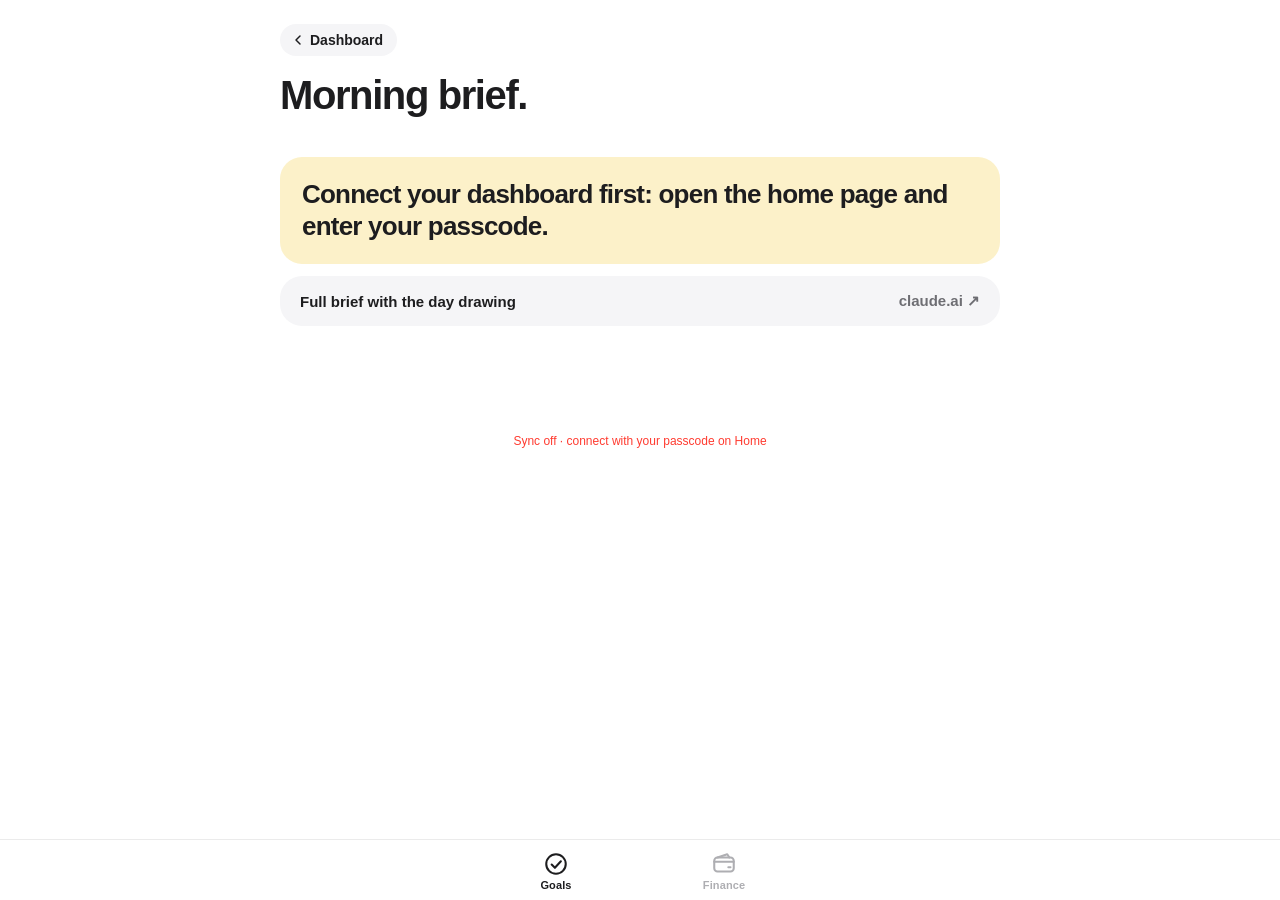
<file: brief.html>
<!DOCTYPE html>
<html lang="en">
<head>
<meta charset="UTF-8">
<meta name="viewport" content="width=device-width, initial-scale=1, viewport-fit=cover">
<meta name="theme-color" content="#FFFFFF">
<title>Morning brief</title>
<script src="sync.js"></script>
<link rel="manifest" href="manifest.webmanifest">
<link rel="icon" href="favicon.svg" type="image/svg+xml">
<link rel="apple-touch-icon" href="apple-touch-icon.png">
<meta name="apple-mobile-web-app-capable" content="yes">
<meta name="mobile-web-app-capable" content="yes">
<meta name="apple-mobile-web-app-title" content="Lobo OS">
<meta name="apple-mobile-web-app-status-bar-style" content="default">
<link rel="stylesheet" href="theme.css">
<script src="topbar.js" defer></script>
<style>
* { box-sizing: border-box; }
html, body { margin: 0; padding: 0; -webkit-text-size-adjust: 100%; }
body { min-height: 100vh; overflow-x: hidden; }

main {
  max-width: 760px; margin: 0 auto;
  padding: 20px 20px 80px;
}

.back-btn {
  display: inline-flex; align-items: center; gap: 4px;
  padding: 8px 14px 8px 10px;
  margin: 4px 0 18px;
  border-radius: 999px;
  background: var(--surface);
  color: var(--ink);
  font-size: 14px; font-weight: 600;
  text-decoration: none;
  -webkit-tap-highlight-color: transparent;
}
.back-btn svg { display: block; }

.page-title {
  margin: 0 0 4px;
  font-size: 40px; font-weight: 700;
  letter-spacing: -0.035em; line-height: 1.05;
  color: var(--ink);
}
.page-title::after { content: '.'; }
.brief-date { font-size: 15px; color: var(--ink-2); margin-bottom: 20px; }
.brief-date.is-stale { color: var(--orange); font-weight: 600; }

.hero {
  padding: 22px;
  border-radius: var(--radius-lg);
  background: var(--accent);
  margin-bottom: 12px;
}
.hero.is-stale { background: var(--accent-soft); }
.headline {
  margin: 0;
  font-size: 26px; font-weight: 600;
  letter-spacing: -0.03em; line-height: 1.22;
  color: var(--ink);
}

.acts {
  display: grid; grid-template-columns: repeat(3, 1fr);
  margin-top: 20px;
}
.act { padding: 0 14px; }
.act:first-child { padding-left: 0; }
.act + .act { border-left: 1px solid rgba(29, 29, 31, 0.15); }
.act-time { font-size: 14px; font-weight: 700; font-variant-numeric: tabular-nums; margin-bottom: 4px; }
.act-text { font-size: 14px; line-height: 1.45; color: rgba(29, 29, 31, 0.75); }
.acts:empty { display: none; }

.card {
  padding: 22px;
  border-radius: var(--radius-lg);
  background: var(--surface);
  margin-bottom: 12px;
}
.card-title { font-size: 17px; font-weight: 600; letter-spacing: -0.01em; margin-bottom: 12px; }
.item {
  display: flex; align-items: flex-start; gap: 12px;
  padding: 14px 16px;
  margin-bottom: 6px;
  border-radius: var(--radius-md);
  background: var(--raised);
}
.item-num { width: 18px; flex-shrink: 0; font-size: 14px; color: var(--ink-3); font-variant-numeric: tabular-nums; padding-top: 1px; }
.item-body { flex: 1; min-width: 0; }
.item-title { font-size: 16px; font-weight: 600; letter-spacing: -0.01em; color: var(--ink); }
.item-title a { color: inherit; text-decoration-color: var(--ink-3); text-underline-offset: 2px; }
.item-text { font-size: 14px; line-height: 1.5; color: var(--ink-2); margin-top: 3px; }
.add-btn {
  flex-shrink: 0;
  padding: 8px 13px;
  border: 0; border-radius: 999px;
  background: var(--ink); color: #FFFFFF;
  font-family: inherit; font-size: 13px; font-weight: 600;
  cursor: pointer;
}
.add-btn:disabled { background: var(--surface-2); color: var(--ink); cursor: default; }
.calm { font-size: 15px; color: var(--ink-2); }

.full-link {
  display: flex; align-items: center; justify-content: space-between;
  padding: 16px 20px;
  border-radius: var(--radius-lg);
  background: var(--surface);
  color: var(--ink);
  text-decoration: none;
  font-size: 15px; font-weight: 600;
}
.full-link span:last-child { color: var(--ink-2); }

.message { font-size: 15px; color: var(--ink-2); padding: 8px 0; }

@media (max-width: 600px) {
  main { padding: 16px 16px 60px; }
  .page-title { font-size: 34px; }
  .headline { font-size: 22px; }
  .acts { grid-template-columns: 1fr; gap: 12px; }
  .act { padding: 0; }
  .act + .act { border-left: 0; border-top: 1px solid rgba(29, 29, 31, 0.15); padding-top: 12px; }
  .hero, .card { padding: 18px; }
}
</style>
</head>
<body>
<main>
  <a href="index.html" class="back-btn" aria-label="Back to dashboard">
    <svg width="16" height="16" viewBox="0 0 24 24" fill="none" stroke="currentColor" stroke-width="2.2" stroke-linecap="round" stroke-linejoin="round"><polyline points="15 18 9 12 15 6"></polyline></svg>
    <span>Dashboard</span>
  </a>

  <h1 class="page-title">Morning brief</h1>
  <div class="brief-date" id="briefDate">&nbsp;</div>

  <div class="hero" id="hero">
    <p class="headline" id="headline">Loading today’s brief…</p>
    <div class="acts" id="acts"></div>
  </div>

  <div class="card" id="attentionCard" hidden>
    <div class="card-title">Needs attention</div>
    <div id="attention"></div>
  </div>

  <a class="full-link" id="fullLink" href="https://claude.ai/artifact/WUxtRNmXspUwYNmKFVcs61" target="_blank" rel="noopener">
    <span>Full brief with the day drawing</span><span>claude.ai ↗</span>
  </a>
</main>

<script>
(function () {
  'use strict';

  // Same storage keys as the home page, so "+ Today" lands on today's list.
  const PASS_KEY = 'notion:passcode';

  function pad2(n) { return String(n).padStart(2, '0'); }
  function dateToKey(d) { return d.getFullYear() + '-' + pad2(d.getMonth() + 1) + '-' + pad2(d.getDate()); }
  function todayKey() {
    const d = new Date();
    if (d.getHours() < 6) d.setDate(d.getDate() - 1); // matches the home page's 6 AM rollover
    return 'goals:' + dateToKey(d);
  }
  function getGoals() {
    try { return JSON.parse(localStorage.getItem(todayKey())) || []; } catch (e) { return []; }
  }
  function setGoals(list) {
    try { localStorage.setItem(todayKey(), JSON.stringify(list)); } catch (e) {}
  }
  function passcode() {
    try { return localStorage.getItem(PASS_KEY) || ''; } catch (e) { return ''; }
  }

  function showMessage(text) {
    document.getElementById('headline').textContent = text;
    document.getElementById('hero').classList.add('is-stale');
  }

  function render(brief) {
    if (!brief || !brief.headline) {
      showMessage('No brief yet — it’s written on weekday mornings.');
      return;
    }
    const stale = brief.date && brief.date !== dateToKey(new Date());
    const dateEl = document.getElementById('briefDate');
    const when = brief.date
      ? new Date(brief.date + 'T12:00:00').toLocaleDateString(undefined, { weekday: 'long', month: 'long', day: 'numeric' })
      : '';
    dateEl.textContent = stale ? 'From ' + when + ' — today’s isn’t out yet' : when;
    dateEl.classList.toggle('is-stale', !!stale);
    document.getElementById('hero').classList.toggle('is-stale', !!stale);
    document.getElementById('headline').textContent = brief.headline;
    if (brief.briefUrl) document.getElementById('fullLink').href = brief.briefUrl;

    const acts = document.getElementById('acts');
    acts.innerHTML = '';
    brief.acts.forEach(a => {
      const col = document.createElement('div');
      col.className = 'act';
      const t = document.createElement('div'); t.className = 'act-time'; t.textContent = a.time;
      const x = document.createElement('div'); x.className = 'act-text'; x.textContent = a.text;
      col.appendChild(t); col.appendChild(x);
      acts.appendChild(col);
    });

    const card = document.getElementById('attentionCard');
    const list = document.getElementById('attention');
    list.innerHTML = '';
    card.hidden = false;
    if (!brief.attention.length) {
      const calm = document.createElement('div');
      calm.className = 'calm';
      calm.textContent = 'Nothing needs you this morning.';
      list.appendChild(calm);
      return;
    }
    const inToday = new Set(getGoals().map(g => g.text));
    brief.attention.forEach((item, i) => {
      const row = document.createElement('div');
      row.className = 'item';
      const num = document.createElement('div'); num.className = 'item-num'; num.textContent = i + 1;
      row.appendChild(num);

      const body = document.createElement('div');
      body.className = 'item-body';
      const title = document.createElement('div');
      title.className = 'item-title';
      if (item.url) {
        const a = document.createElement('a');
        a.href = item.url; a.target = '_blank'; a.rel = 'noopener';
        a.textContent = item.title;
        title.appendChild(a);
      } else {
        title.textContent = item.title;
      }
      body.appendChild(title);
      if (item.text) {
        const text = document.createElement('div');
        text.className = 'item-text';
        text.textContent = item.text;
        body.appendChild(text);
      }
      row.appendChild(body);

      const add = document.createElement('button');
      add.type = 'button';
      add.className = 'add-btn';
      const added = inToday.has(item.title);
      add.textContent = added ? 'Added ✓' : '+ Today';
      add.disabled = added;
      add.addEventListener('click', () => {
        const goals = getGoals();
        if (!goals.some(g => g.text === item.title)) {
          goals.push({ text: item.title, done: false });
          setGoals(goals);
        }
        add.textContent = 'Added ✓';
        add.disabled = true;
      });
      row.appendChild(add);
      list.appendChild(row);
    });
  }

  async function load() {
    if (!passcode()) {
      showMessage('Connect your dashboard first: open the home page and enter your passcode.');
      return;
    }
    try {
      const res = await fetch('/api/brief', { headers: { 'x-passcode': passcode() } });
      const data = await res.json().catch(() => ({}));
      if (!res.ok) {
        showMessage(data.error === 'bad-passcode'
          ? 'Your passcode changed — enter it again on the home page.'
          : 'Couldn’t load the brief. Use the full brief link below.');
        return;
      }
      render(data.brief);
    } catch (e) {
      showMessage('Couldn’t load the brief. Use the full brief link below.');
    }
  }

  load();
})();
</script>
</body>
</html>
</file>
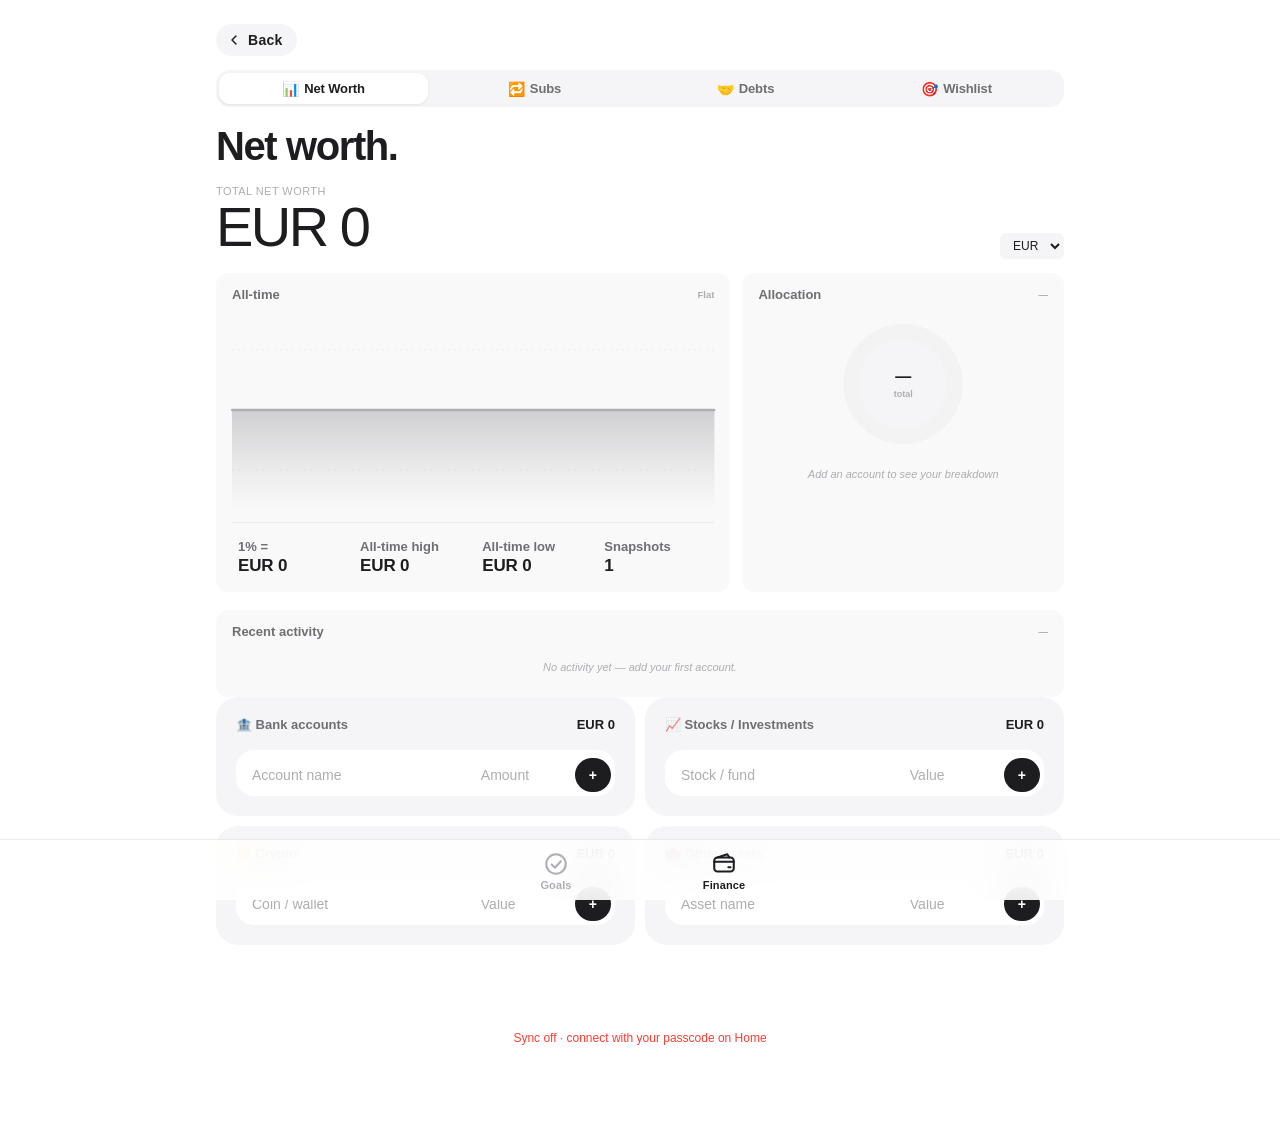
<file: finance.html>
<!DOCTYPE html>
<html lang="en">
<head>
<meta charset="UTF-8">
<meta name="viewport" content="width=device-width, initial-scale=1, maximum-scale=1, user-scalable=no, viewport-fit=cover">
<meta name="theme-color" content="#FFFFFF">
<title>Finances</title>
<script src="sync.js"></script>
<link rel="manifest" href="manifest.webmanifest">
<link rel="icon" href="favicon.svg" type="image/svg+xml">
<link rel="apple-touch-icon" href="apple-touch-icon.png">
<meta name="apple-mobile-web-app-capable" content="yes">
<meta name="mobile-web-app-capable" content="yes">
<meta name="apple-mobile-web-app-title" content="Lobo OS">
<meta name="apple-mobile-web-app-status-bar-style" content="default">
<link rel="stylesheet" href="theme.css">
<script src="topbar.js" defer></script>
<style>
:root {
  --bg-deep: var(--bg);
  --bg-card: var(--surface);
  --bg-secondary: var(--raised);
  --glass-bg: var(--surface);
  --glass-border: transparent;
  --glass-border-strong: transparent;
  --glass-shadow: none;
  --text-primary: var(--ink);
  --text-secondary: var(--ink-2);
  --text-tertiary: var(--ink-3);
  --text-quaternary: #C7C7CC;
  --border: transparent;
  --border-soft: transparent;
  --success: var(--green);
  --warning: var(--orange);
  --danger: var(--red);
  --font-mono: var(--font);
}

* { box-sizing: border-box; margin: 0; padding: 0; }

html, body {
  background: var(--bg-deep);
  color: var(--text-primary);
  font-family: var(--font);
  -webkit-font-smoothing: antialiased;
  min-height: 100%;
}




.shell {
  max-width: 880px;
  margin: 0 auto;
  padding: 24px 16px 100px;   /* extra bottom padding so tab bar doesn't cover content */
}

/* ===== Back to dashboard ===== */
.fin-back-btn {
  display: inline-flex;
  align-items: center;
  gap: 6px;
  padding: 8px 14px 8px 10px;
  margin: 0 0 14px;
  background: rgba(0,0,0,0.04);
  border: 1px solid rgba(0,0,0,0.08);
  border-radius: 999px;
  color: var(--text-secondary);
  font-family: var(--font);
  font-size: 12px;
  font-weight: 600;
  letter-spacing: 0.02em;
  text-decoration: none;
  -webkit-tap-highlight-color: transparent;
  transition: background 0.15s ease, color 0.15s ease;
}
.fin-back-btn:hover, .fin-back-btn:active {
  background: rgba(0,0,0,0.07);
  color: var(--text-primary);
}
.fin-back-btn svg { display: block; }

/* ===== Bottom tab bar ===== */
.bottom-tabs {
  position: fixed;
  bottom: 0; left: 0; right: 0;
  z-index: 100;
  display: flex;
  justify-content: center;
  gap: 4px;
  padding: 8px max(12px, env(safe-area-inset-left)) calc(8px + env(safe-area-inset-bottom)) max(12px, env(safe-area-inset-right));
  background: linear-gradient(180deg, transparent, rgba(5,5,6,0.92) 30%);
  backdrop-filter: blur(20px);
  -webkit-backdrop-filter: blur(20px);
}
.bottom-tabs::before {
  content: '';
  position: absolute;
  top: 0; left: 12px; right: 12px;
  height: 1px;
  background: linear-gradient(90deg, transparent, rgba(0,0,0,0.10), transparent);
  pointer-events: none;
}
.bot-tab {
  flex: 1; max-width: 140px;
  display: flex; flex-direction: column; align-items: center; gap: 2px;
  background: transparent;
  border: 1px solid transparent;
  color: var(--text-tertiary);
  padding: 9px 14px 8px;
  border-radius: 12px;
  font-family: inherit;
  cursor: pointer;
  -webkit-tap-highlight-color: transparent;
  transition: background 0.15s, color 0.15s, border-color 0.15s;
}
.bot-tab:hover { color: var(--text-secondary); background: rgba(0,0,0,0.025); }
.bot-tab.active {
  color: var(--text-primary);
  background: rgba(0,0,0,0.06);
  border-color: rgba(0,0,0,0.10);
}
.bot-tab-icon { font-size: 18px; line-height: 1; }
.bot-tab-label {
  font-size: 10px; font-weight: 700;
  letter-spacing: 0.10em;
  text-transform: uppercase;
}

/* Sections: hide non-active when bottom tabs are in use */
.section[hidden] { display: none !important; }

/* Hide scrollbars everywhere */
html, body { scrollbar-width: none; -ms-overflow-style: none; }
*::-webkit-scrollbar { width: 0 !important; height: 0 !important; display: none !important; }

/* Section title with reorder controls */
.section { margin-bottom: 18px; }
.section-title {
  font-size: 10.5px;
  font-weight: 700;
  letter-spacing: 0.18em;
  text-transform: uppercase;
  color: var(--text-tertiary);
  margin-bottom: 14px;
  display: flex;
  align-items: center;
  gap: 12px;
}
.section-title::before {
  content: '';
  width: 18px;
  height: 1px;
  background: var(--text-tertiary);
  opacity: 0.6;
}
.section-title-text { display: inline-flex; align-items: center; gap: 8px; }
.section-title-text::before {
  content: '⚡';
  font-size: 14px;
  color: var(--text-tertiary);
  opacity: 0.5;
}
.section-reorder { display: inline-flex; gap: 6px; opacity: 0.5; }
.section-reorder button {
  background: transparent;
  border: none;
  color: var(--text-tertiary);
  cursor: pointer;
  font-size: 12px;
  padding: 0 4px;
  font-family: inherit;
  -webkit-tap-highlight-color: transparent;
}
.section-reorder button:hover { color: var(--text-primary); }
.section-title::after {
  content: '';
  flex: 1;
  height: 1px;
  background: linear-gradient(90deg, rgba(0,0,0,0.08), transparent);
}

/* Card */
.card {
  background: var(--glass-bg);
  border: 1px solid var(--glass-border);
  border-radius: var(--radius-lg);
  padding: 18px 20px;
  margin-bottom: 10px;
  backdrop-filter: blur(24px) saturate(1.2);
  -webkit-backdrop-filter: blur(24px) saturate(1.2);
  box-shadow: var(--glass-shadow);
  position: relative;
  overflow: hidden;
}
.card::before {
  content: '';
  position: absolute;
  top: 0; left: 14px; right: 14px;
  height: 1px;
  background: linear-gradient(90deg, transparent, rgba(0,0,0,0.16), transparent);
  pointer-events: none;
}
.card-grid {
  display: grid;
  grid-template-columns: repeat(auto-fit, minmax(220px, 1fr));
  gap: 10px;
}

/* Tag pills */
.tag {
  display: inline-flex;
  align-items: center;
  gap: 5px;
  font-size: 10.5px;
  padding: 3px 9px 3px 8px;
  border-radius: 999px;
  margin: 2px;
  font-weight: 700;
  letter-spacing: 0.04em;
  border: none;
  background: rgba(0,0,0,0.05);
  color: var(--text-secondary);
  font-family: var(--font-mono);
  text-transform: uppercase;
}
.tag::before {
  content: '';
  width: 5px; height: 5px;
  border-radius: 50%;
  flex-shrink: 0;
  background: rgba(0,0,0,0.30);
}
.tag-green::before { background: #34C759; box-shadow: 0 0 6px rgba(52,199,89,0.55); }
.tag-green { background: rgba(52, 199, 89, 0.10); color: #248A3D; }
.pill-group { display: flex; flex-wrap: wrap; gap: 4px; margin-bottom: 10px; }

/* Empty state */
.empty-state {
  font-size: 11px;
  font-weight: 700;
  letter-spacing: 0.10em;
  text-transform: uppercase;
  color: var(--text-tertiary);
  text-align: center;
  padding: 16px 0;
  font-family: var(--font-mono);
  display: flex;
  align-items: center;
  justify-content: center;
  gap: 8px;
}
.empty-state::before {
  content: '';
  width: 5px; height: 5px;
  border-radius: 50%;
  background: var(--text-quaternary);
  flex-shrink: 0;
}

/* Quick-add composer */
.quick-add {
  display: flex;
  gap: 6px;
  align-items: stretch;
  margin-top: 10px;
  padding: 4px;
  background: rgba(255,255,255,0.92);
  border-radius: 12px;
  border: none;
}
.quick-add input,
.quick-add input[type="text"],
.quick-add input[type="number"],
.quick-add input[type="date"],
.quick-add select {
  flex: 1;
  min-width: 0;
  background: transparent;
  border: none;
  outline: none;
  color: var(--text-primary);
  padding: 9px 12px;
  font-family: inherit;
  font-size: 14px;
}
.quick-add input::placeholder { color: var(--text-tertiary); }
.quick-add-btn {
  padding: 0 14px;
  background: rgba(0,0,0,0.06);
  border: none;
  color: var(--text-secondary);
  border-radius: 9px;
  font-family: inherit;
  font-size: 14px;
  font-weight: 700;
  cursor: pointer;
  white-space: nowrap;
}
.quick-add-btn:hover { background: rgba(0,0,0,0.12); color: var(--text-primary); }
.quick-add-btn:active { transform: scale(0.96); }

/* Custom list rows */
.custom-item {
  display: flex;
  align-items: center;
  gap: 10px;
  padding: 9px 12px;
  background: rgba(0,0,0,0.025);
  border: none;
  border-radius: 10px;
  margin-bottom: 5px;
  font-size: 13px;
  color: var(--text-primary);
}
.custom-item:hover { background: rgba(0,0,0,0.05); }
.custom-item .item-dot {
  width: 5px; height: 5px;
  border-radius: 50%;
  background: rgba(0,0,0,0.30);
  flex-shrink: 0;
}
.custom-item span { flex: 1; word-break: break-word; }
.custom-item .delete-x {
  background: transparent;
  border: none;
  color: var(--text-tertiary);
  cursor: pointer;
  font-size: 16px;
  padding: 2px 6px;
  border-radius: 6px;
  opacity: 0.5;
}
.custom-item:hover .delete-x { opacity: 1; }
.custom-item .delete-x:hover { color: #FF3B30; background: rgba(255,59,48,0.10); }

/* Inline label eyebrow */
.label {
  font-size: 9.5px;
  color: var(--text-tertiary);
  margin-bottom: 10px;
  font-weight: 800;
  text-transform: uppercase;
  letter-spacing: 0.16em;
  font-family: var(--font-mono);
}

/* ===== Net Worth ===== */
.nw-list { font-size: 13px; }
.nw-row {
  display: flex; justify-content: space-between; align-items: center;
  padding: 5px 0; gap: 8px; min-width: 0;
}
.nw-name {
  color: var(--text-primary); flex: 1 1 auto; min-width: 0;
  overflow: hidden; text-overflow: ellipsis; white-space: nowrap;
}
.nw-amt {
  font-weight: 600; color: var(--text-primary); flex-shrink: 0;
  font-variant-numeric: tabular-nums; font-family: var(--font-mono);
  font-size: 12px; white-space: nowrap;
}
.nw-name-edit, .nw-amt-edit {
  cursor: pointer; border-radius: 4px;
  padding: 2px 4px; margin: -2px -4px;
}
.nw-name-edit:hover, .nw-amt-edit:hover { background: rgba(0,0,0,0.06); }
.nw-del {
  background: none; border: none;
  color: var(--text-tertiary); cursor: pointer;
  font-size: 14px; padding: 0 4px; line-height: 1;
  flex-shrink: 0;
}
.nw-del:hover { color: var(--danger); }

.nw-subcard {
  background: rgba(0,0,0,0.025) !important;
  border: none;
  margin-bottom: 0;
  min-width: 0;
  display: flex;
  flex-direction: column;
}
.nw-subcard .quick-add {
  border-top: none !important;
  display: grid;
  grid-template-columns: 1fr 100px auto;
  gap: 6px;
  align-items: stretch;
  margin-top: 8px;
  padding-top: 8px;
}
.nw-subcard .quick-add input {
  min-width: 0; width: 100%; max-width: none !important;
}
#netWorthTotal + * + .card-grid,
.section .card .card-grid {
  display: grid;
  grid-template-columns: repeat(2, minmax(0, 1fr));
  gap: 10px;
}
@media (max-width: 720px) {
  .section .card .card-grid { grid-template-columns: 1fr; }
}

/* Stock-style net-worth chart */
.nw-chart-wrap {
  margin: 14px 0 18px;
  padding: 14px 16px 12px;
  background: rgba(0,0,0,0.025);
  border: none;
  border-radius: 12px;
  position: relative;
  overflow: hidden;
}
.nw-chart-head {
  display: flex;
  justify-content: space-between;
  align-items: center;
  margin-bottom: 8px;
  font-size: 9.5px;
  font-weight: 800;
  letter-spacing: 0.16em;
  text-transform: uppercase;
  font-family: var(--font-mono);
}
.nw-chart-label { color: var(--text-tertiary); }
.nw-chart-delta { font-variant-numeric: tabular-nums; color: var(--text-tertiary); }
.nw-chart-delta.up   { color: #34C759; }
.nw-chart-delta.down { color: #FF3B30; }
.nw-chart-svg {
  display: block;
  width: 100%;
  height: 200px;
  color: var(--text-tertiary);
  overflow: visible;
  transition: color 0.4s ease;
}
.nw-chart-grid {
  stroke: rgba(0,0,0,0.05);
  stroke-width: 1;
  stroke-dasharray: 2 4;
  vector-effect: non-scaling-stroke;
}
.nw-chart-empty {
  position: absolute;
  inset: 28px 16px 12px;
  font-size: 11px;
  color: var(--text-tertiary);
  text-align: center;
  font-style: italic;
  display: flex;
  align-items: center;
  justify-content: center;
  pointer-events: none;
}
.nw-chart-wrap.has-data .nw-chart-empty { display: none; }

/* Stats overlay sitting at the bottom of the chart card */
.nw-chart-stats {
  display: grid;
  grid-template-columns: repeat(4, 1fr);
  gap: 6px;
  margin-top: 12px;
  padding-top: 12px;
  border-top: 1px solid rgba(0,0,0,0.05);
}
@media (max-width: 720px) {
  .nw-chart-stats { grid-template-columns: repeat(2, 1fr); }
}
.nw-stat {
  display: flex; flex-direction: column; gap: 2px;
  padding: 4px 6px;
}
.nw-stat-label {
  font-size: 9px; letter-spacing: 0.16em; font-weight: 800;
  text-transform: uppercase; color: var(--text-tertiary);
  font-family: var(--font-mono);
}
.nw-stat-val {
  font-size: 13px; font-weight: 700;
  color: var(--text-primary);
  font-variant-numeric: tabular-nums;
  font-family: var(--font-mono);
  white-space: nowrap;
  overflow: hidden;
  text-overflow: ellipsis;
}

/* Two-column overview row: line chart + donut */
.nw-overview-grid {
  display: grid;
  grid-template-columns: 1.6fr 1fr;
  gap: 12px;
  margin: 14px 0 18px;
  align-items: stretch;
}
@media (max-width: 720px) {
  .nw-overview-grid { grid-template-columns: 1fr; }
}
.nw-overview-grid .nw-chart-wrap { margin: 0; }
.nw-donut-wrap {
  position: relative;
  padding: 14px 16px 12px;
  background: rgba(0,0,0,0.025);
  border-radius: 12px;
  display: flex;
  flex-direction: column;
}
.nw-donut-stage {
  position: relative;
  width: 140px;
  height: 140px;
  margin: 4px auto 6px;
}
.nw-donut-svg {
  width: 140px; height: 140px;
  transform: rotate(-90deg);
  display: block;
}
.nw-donut-svg path {
  transition: opacity 0.18s, filter 0.25s;
}
/* Soft fade glow on the WHOLE donut, not per-path — much subtler, no outline */
.nw-donut-stage::after {
  content: '';
  position: absolute;
  inset: 18px;
  border-radius: 50%;
  background: radial-gradient(circle at center,
    rgba(52,199,89,0.18) 0%,
    rgba(52,199,89,0.08) 40%,
    transparent 70%);
  filter: blur(10px);
  pointer-events: none;
  z-index: -1;
}
.nw-donut-svg:hover path { opacity: 0.5; }
.nw-donut-svg path:hover { opacity: 1; }
.nw-donut-center {
  position: absolute; inset: 0;
  display: flex; flex-direction: column;
  align-items: center; justify-content: center;
  pointer-events: none;
  text-align: center;
}
.nw-donut-num {
  font-size: 16px; font-weight: 700;
  font-variant-numeric: tabular-nums;
  letter-spacing: -0.015em;
  color: var(--text-primary);
  line-height: 1;
}
.nw-donut-sub {
  font-size: 9px; letter-spacing: 0.18em; font-weight: 700;
  text-transform: uppercase; color: var(--text-tertiary);
  margin-top: 4px;
}
.nw-donut-empty {
  text-align: center;
  font-size: 11px; color: var(--text-tertiary);
  padding: 8px 0;
  font-style: italic;
}
.nw-donut-empty.hidden { display: none; }
.nw-donut-legend {
  margin-top: 8px;
  display: flex; flex-direction: column; gap: 4px;
}
.nw-leg {
  display: grid; grid-template-columns: 8px 1fr auto;
  gap: 8px; align-items: center;
  font-size: 11px;
  padding: 4px 6px;
  border-radius: 6px;
  font-variant-numeric: tabular-nums;
}
.nw-leg-dot {
  width: 8px; height: 8px; border-radius: 50%;
  box-shadow: 0 0 6px currentColor;
}
.nw-leg-name { color: var(--text-secondary); }
.nw-leg-pct {
  color: var(--text-primary); font-weight: 700;
  font-family: var(--font-mono);
  font-size: 10.5px;
}

/* ===== Activity log ===== */
.nw-activity {
  margin-top: 14px;
  padding: 14px 16px 12px;
  background: rgba(0,0,0,0.025);
  border-radius: 12px;
}
.nw-activity-h {
  display: flex;
  justify-content: space-between;
  align-items: center;
  margin-bottom: 10px;
  font-size: 9.5px;
  font-weight: 800;
  letter-spacing: 0.16em;
  text-transform: uppercase;
  font-family: var(--font-mono);
}
.nw-activity-list {
  display: flex; flex-direction: column; gap: 6px;
  /* Show ~3 rows then scroll. Each row is ~44px + 6px gap. */
  max-height: 156px;
  overflow-y: auto;
  scrollbar-width: thin;
}
/* Subtle scroll affordance — shows there's more below */
.nw-activity-list::-webkit-scrollbar { width: 4px !important; display: block !important; }
.nw-activity-list::-webkit-scrollbar-thumb { background: rgba(0,0,0,0.10); border-radius: 2px; }
.nw-activity-list::-webkit-scrollbar-track { background: transparent; }
.nw-activity-row {
  display: grid; grid-template-columns: 4px 1fr auto auto;
  gap: 10px; align-items: center;
  padding: 8px 12px;
  background: rgba(0,0,0,0.025);
  border-radius: 8px;
  font-size: 12.5px;
  transition: background 0.15s;
}
.nw-activity-row:hover { background: rgba(0,0,0,0.05); }
.nw-activity-bar {
  width: 4px; height: 24px; border-radius: 2px;
  flex-shrink: 0;
  box-shadow: 0 0 6px currentColor;
}
.nw-activity-info {
  min-width: 0;
  display: flex; flex-direction: column; gap: 1px;
}
.nw-activity-name {
  color: var(--text-primary); font-weight: 600;
  white-space: nowrap; overflow: hidden; text-overflow: ellipsis;
  font-size: 13px;
}
.nw-activity-meta {
  font-size: 10.5px; color: var(--text-tertiary);
  font-family: var(--font-mono);
  letter-spacing: 0.04em;
  text-transform: uppercase;
}
.nw-activity-amt {
  font-size: 13px; font-weight: 700;
  font-variant-numeric: tabular-nums;
  font-family: var(--font-mono);
  white-space: nowrap;
}
.nw-activity-amt.up   { color: #34C759; }
.nw-activity-amt.down { color: #FF3B30; }
.nw-activity-date {
  font-size: 10.5px; color: var(--text-tertiary);
  font-family: var(--font-mono);
  white-space: nowrap;
  font-variant-numeric: tabular-nums;
}
.nw-activity-empty {
  text-align: center; padding: 12px 0;
  color: var(--text-tertiary); font-size: 11px;
  font-style: italic;
}
.nw-activity-empty.hidden { display: none; }
.nw-activity-list.hidden { display: none; }


/* ============================================================
   WISHLIST — premium polished UI
   ============================================================ */
/* Hero card */
.wish-hero {
  background: linear-gradient(135deg, rgba(175,82,222,0.08), rgba(52,199,89,0.04)) !important;
  border: 1px solid rgba(175,82,222,0.18) !important;
  position: relative; overflow: hidden;
}
.wish-hero::after {
  content: '';
  position: absolute;
  top: -40px; right: -40px;
  width: 160px; height: 160px;
  border-radius: 50%;
  background: radial-gradient(circle, rgba(175,82,222,0.18), transparent 70%);
  filter: blur(20px);
  pointer-events: none;
}
.wish-hero-top {
  display: flex; justify-content: space-between; align-items: flex-end;
  gap: 16px; margin-bottom: 14px; position: relative;
}
.wish-hero-eyebrow {
  font-size: 10px; letter-spacing: 0.20em; font-weight: 700;
  text-transform: uppercase; color: var(--text-tertiary);
  margin-bottom: 6px;
}
.wish-hero-num {
  font-size: 32px; font-weight: 700; letter-spacing: -0.025em;
  font-variant-numeric: tabular-nums; line-height: 1;
  color: var(--text-primary);
}
.wish-hero-pct-wrap { text-align: right; }
.wish-hero-pct-label {
  font-size: 10px; letter-spacing: 0.16em; font-weight: 700;
  text-transform: uppercase; color: var(--text-tertiary);
  font-family: var(--font-mono);
  margin-bottom: 4px;
}
.wish-hero-pct-num {
  font-size: 22px; font-weight: 700;
  font-variant-numeric: tabular-nums;
  font-family: var(--font-mono);
  color: #AF52DE;
}
.wish-hero-pct-num.warn { color: #FF9500; }
.wish-hero-pct-num.bad  { color: #FF3B30; }
.wish-hero-bar {
  height: 6px; border-radius: 3px;
  background: rgba(0,0,0,0.06);
  overflow: hidden; position: relative;
}
.wish-hero-bar-fill {
  height: 100%; border-radius: 3px;
  background: linear-gradient(90deg, #AF52DE, #34C759);
  box-shadow: 0 0 8px rgba(175,82,222,0.5);
  transition: width 0.4s ease;
}
.wish-hero-foot {
  font-size: 11.5px; color: var(--text-tertiary);
  margin-top: 10px; position: relative;
  font-family: var(--font-mono);
}

/* Add card */
.wish-add-card {
  background: rgba(0,0,0,0.025) !important;
  border: 1px solid rgba(0,0,0,0.05) !important;
}
.wish-add-eyebrow {
  font-size: 10px; letter-spacing: 0.18em; font-weight: 800;
  text-transform: uppercase; color: var(--text-tertiary);
  font-family: var(--font-mono);
  margin-bottom: 10px;
}
.wish-add-row {
  display: flex; gap: 6px; align-items: stretch;
  flex-wrap: wrap;
  padding: 4px;
  background: rgba(255,255,255,0.92);
  border-radius: 12px;
}
.wish-input {
  background: transparent; border: none; outline: none;
  color: var(--text-primary);
  font-family: inherit; font-size: 14px;
  padding: 9px 12px;
  -moz-appearance: textfield;
}
.wish-input::-webkit-outer-spin-button,
.wish-input::-webkit-inner-spin-button { -webkit-appearance: none; margin: 0; }
.wish-input::placeholder { color: var(--text-tertiary); }
.wish-input-name { flex: 2; min-width: 160px; }
.wish-input-amt  { flex: 1; min-width: 80px; max-width: 110px; text-align: right; font-variant-numeric: tabular-nums; }
.wish-input-ccy {
  flex: 0 1 80px;
  background: rgba(0,0,0,0.04);
  border-radius: 9px;
  color: var(--text-primary);
  font-family: inherit; font-size: 12px;
  font-weight: 600;
  cursor: pointer;
  appearance: none; -webkit-appearance: none;
  text-align: center;
}
.wish-add-btn {
  padding: 0 18px;
  background: linear-gradient(180deg, #AF52DE, #9A3FCB);
  color: #ffffff; border: none;
  border-radius: 9px;
  font-family: inherit; font-size: 14px; font-weight: 700;
  cursor: pointer;
  white-space: nowrap;
  box-shadow: 0 4px 14px rgba(175,82,222,0.30);
  transition: transform 0.12s, box-shadow 0.18s;
}
.wish-add-btn:hover { transform: translateY(-1px); box-shadow: 0 6px 18px rgba(175,82,222,0.45); }
.wish-add-btn:active { transform: scale(0.97); }

.wish-section-h {
  display: flex; justify-content: space-between; align-items: baseline;
  margin: 18px 4px 8px;
}
.wish-section-label {
  font-size: 10px; letter-spacing: 0.18em; font-weight: 800;
  text-transform: uppercase; color: var(--text-tertiary);
  font-family: var(--font-mono);
}
.wish-section-count {
  font-size: 11px; color: var(--text-tertiary);
  font-family: var(--font-mono);
  font-variant-numeric: tabular-nums;
}

.wish-empty-card {
  text-align: center; padding: 32px 20px;
  background: rgba(0,0,0,0.025);
  border-radius: 14px;
  border: 1px dashed rgba(0,0,0,0.08);
}
.wish-empty-card.hidden { display: none; }
.wish-empty-icon {
  font-size: 36px; margin-bottom: 8px;
  opacity: 0.6;
}
.wish-empty-title {
  font-size: 15px; font-weight: 700;
  color: var(--text-primary); margin-bottom: 4px;
}
.wish-empty-sub {
  font-size: 12px; color: var(--text-tertiary);
  line-height: 1.5; max-width: 320px; margin: 0 auto;
}

/* ===== Wishlist rows ===== */
.wish-row {
  background: rgba(0,0,0,0.025);
  border-radius: 12px;
  padding: 12px 14px;
  margin-bottom: 8px;
}
.wish-row-h {
  display: grid;
  grid-template-columns: 1fr auto auto;
  gap: 12px;
  align-items: center;
}
.wish-row-info { min-width: 0; }
.wish-row-name {
  font-weight: 600; color: var(--text-primary);
  font-size: 14px;
}
.wish-row-meta {
  font-size: 11px; color: var(--text-tertiary);
  margin-top: 2px;
  font-family: var(--font-mono);
}
.wish-row-amt-wrap { text-align: right; line-height: 1.1; }
.wish-row-amt {
  font-size: 17px; font-weight: 700;
  color: var(--text-primary);
  font-variant-numeric: tabular-nums;
  font-family: var(--font-mono);
}
.wish-row-pct {
  font-size: 10.5px; font-weight: 700;
  margin-top: 3px;
  font-family: var(--font-mono);
  letter-spacing: 0.04em;
  text-transform: uppercase;
}
.wish-row-pct.good { color: #34C759; }
.wish-row-pct.warn { color: #FF9500; }
.wish-row-pct.bad  { color: #FF3B30; }
.wish-row-pct.flat { color: var(--text-tertiary); }
.wish-row-x {
  background: transparent; border: 1px solid rgba(0,0,0,0.10);
  color: var(--text-tertiary);
  cursor: pointer; font-size: 14px;
  padding: 4px 8px; border-radius: 6px;
  font-family: inherit; line-height: 1;
}
.wish-row-x:hover { color: #FF3B30; }
.wish-row-bar {
  height: 5px; border-radius: 3px;
  background: rgba(0,0,0,0.04);
  margin-top: 10px;
  overflow: hidden;
}
.wish-row-bar-fill {
  height: 100%; border-radius: 3px;
  transition: width 0.3s ease;
}
.wish-row-bar-fill.good { background: #34C759; box-shadow: 0 0 6px rgba(52,199,89,0.5); }
.wish-row-bar-fill.warn { background: #FF9500; box-shadow: 0 0 6px rgba(255,149,0,0.5); }
.wish-row-bar-fill.bad  { background: #FF3B30; box-shadow: 0 0 6px rgba(255,59,48,0.5); }
.wish-row-bar-fill.flat { background: rgba(0,0,0,0.20); }

/* ============================================================
   FINANCE TICKER — rotating Nasdaq-style subscription renewal
   header at the very top of the finances section.
   ============================================================ */
.finance-ticker {
  display: flex; align-items: center;
  gap: 12px;
  padding: 10px 14px;
  margin-bottom: 18px;
  background: linear-gradient(90deg, rgba(52,199,89,0.06), rgba(10,132,255,0.04));
  border: 1px solid rgba(52,199,89,0.14);
  border-radius: 12px;
  font-family: var(--font-mono);
  font-size: 12px;
  overflow: hidden;
  position: relative;
  min-height: 38px;
  transition: background 0.4s, border-color 0.4s;
}
.finance-ticker.hidden { display: none; }
.finance-ticker.urgent {
  background: linear-gradient(90deg, rgba(255,59,48,0.10), rgba(255,59,48,0.04));
  border-color: rgba(255,59,48,0.30);
  animation: tickerPulse 1.2s ease-in-out infinite;
}
@keyframes tickerPulse {
  0%, 100% { box-shadow: 0 0 0 0 rgba(255,59,48,0.0); }
  50%      { box-shadow: 0 0 14px 0 rgba(255,59,48,0.30); }
}
.ticker-tag {
  font-size: 9.5px; letter-spacing: 0.18em; font-weight: 800;
  text-transform: uppercase; color: var(--text-tertiary);
  padding: 3px 8px;
  background: rgba(255,255,255,0.92);
  border-radius: 999px;
  flex-shrink: 0;
}
.finance-ticker.urgent .ticker-tag { color: #FF3B30; background: rgba(255,59,48,0.10); }
.ticker-stream {
  flex: 1;
  min-width: 0;
  position: relative;
  overflow: hidden;
  height: 18px;
}
.ticker-item {
  position: absolute; inset: 0;
  display: flex; align-items: center; gap: 12px;
  white-space: nowrap;
  opacity: 0;
  transform: translateY(8px);
  transition: opacity 0.35s, transform 0.35s;
  font-variant-numeric: tabular-nums;
  color: var(--text-secondary);
}
.ticker-item.active {
  opacity: 1;
  transform: translateY(0);
}
.ticker-item-name {
  font-weight: 700;
  color: var(--text-primary);
  letter-spacing: 0.04em;
  text-transform: uppercase;
}
.ticker-item-amt {
  font-weight: 700;
  color: #34C759;
}
.finance-ticker.urgent .ticker-item-amt { color: #FF3B30; }
.ticker-item-days {
  color: var(--text-tertiary);
  letter-spacing: 0.06em;
  text-transform: uppercase;
  font-size: 11px;
}
.finance-ticker.urgent .ticker-item-days {
  color: #FF3B30;
  font-weight: 700;
}
.ticker-dots {
  display: flex; gap: 4px;
  flex-shrink: 0;
}
.ticker-dot {
  width: 5px; height: 5px;
  border-radius: 50%;
  background: rgba(0,0,0,0.18);
  transition: background 0.2s;
}
.ticker-dot.active { background: #34C759; }
.finance-ticker.urgent .ticker-dot.active { background: #FF3B30; }

/* ============================================================
   SUBSCRIPTION ROW URGENT FLASH — fires when the renewal is
   ≤ 5 days away (including today / tomorrow / past).
   ============================================================ */
.sub-row.is-urgent {
  background: linear-gradient(135deg, rgba(255,59,48,0.14), rgba(255,59,48,0.06)) !important;
  border: 1px solid rgba(255,59,48,0.30) !important;
  animation: subRowPulse 1.4s ease-in-out infinite;
}
.sub-row.is-urgent .sub-renew-line {
  color: #FF3B30 !important;
  font-weight: 700;
}
@keyframes subRowPulse {
  0%, 100% { box-shadow: 0 0 0 0 rgba(255,59,48,0); }
  50%      { box-shadow: 0 0 16px 0 rgba(255,59,48,0.32); }
}

/* ============================================================
   DESKTOP / TABLET: lay the Subs add form out as a clean 4-column
   grid so the 8 controls (name, amount, ccy, period, date, from,
   auto-deduct, +add) sit in two readable rows instead of cramming
   into one squashed row.
   ============================================================ */
@media (min-width: 601px) {
  [data-section="subs"] .quick-add {
    display: grid !important;
    grid-template-columns: 2fr 1fr 1fr 1fr;
    gap: 8px !important;
    align-items: stretch;
  }
  [data-section="subs"] .quick-add > * {
    flex: none !important;
    min-width: 0 !important;
    max-width: none !important;
    width: 100%;
  }
  [data-section="subs"] .quick-add .date-field,
  [data-section="subs"] .quick-add .sub-auto-toggle {
    box-sizing: border-box;
  }
}

/* ============================================================
   MOBILE: stack every "add" composer (Subs / Wishlist)
   vertically with full-width tappable fields + a big Add button.
   Without this the forms squeeze 5-6 controls into one row and
   become unusable on a phone.
   ============================================================ */
@media (max-width: 600px) {
  /* ---------- Subscriptions add row ---------- */
  [data-section="subs"] .quick-add {
    flex-direction: column;
    align-items: stretch;
    padding: 8px;
    gap: 8px;
  }
  [data-section="subs"] .quick-add input,
  [data-section="subs"] .quick-add select,
  [data-section="subs"] .quick-add button {
    flex: none !important;
    max-width: none !important;
    min-width: 0 !important;
    width: 100%;
    padding: 12px 14px !important;
    font-size: 15px !important;
  }

  /* ---------- Wishlist add row ---------- */
  .wish-add-row {
    flex-direction: column;
    align-items: stretch;
    padding: 8px;
    gap: 8px;
  }
  .wish-add-row .wish-input,
  .wish-add-row .wish-add-btn {
    flex: none !important;
    max-width: none !important;
    min-width: 0 !important;
    width: 100%;
    padding: 12px 14px !important;
    font-size: 15px !important;
  }
  .wish-add-row .wish-input-amt { text-align: right; }
  .wish-add-row .wish-input-ccy { text-align: center; }

  /* ---------- Bigger close (×) and edit buttons in rows ---------- */
.wish-row-x {
    padding: 8px 12px !important;
    font-size: 16px !important;
  }
}

/* ============================================================
   DATE FIELDS — wrap each date input in a label that shows a
   📅 emoji prefix so it's obvious what the field is. The native
   picker icon gets a dark-mode filter so it shows up on the
   dark background instead of vanishing into it.
   ============================================================ */
.date-field {
  display: inline-flex;
  align-items: center;
  gap: 8px;
  padding: 9px 12px;
  background: var(--bg-card);
  border: 0.5px solid rgba(0,0,0,0.10);
  border-radius: var(--radius-md);
  font-family: inherit;
  color: var(--text-primary);
  min-width: 0;
  cursor: pointer;
}
.date-field .date-emoji {
  font-size: 15px;
  line-height: 1;
  flex-shrink: 0;
}
.date-field input[type="date"] {
  background: transparent !important;
  border: none !important;
  outline: none;
  color: var(--text-primary);
  font-family: inherit;
  font-size: 13px;
  padding: 0 !important;
  margin: 0 !important;
  min-width: 0;
  flex: 1;
  width: 100%;
  color-scheme: light;
}
input[type="date"] { color-scheme: light; }
input[type="date"]::-webkit-calendar-picker-indicator {
  filter: none;
  opacity: 0.7;
  cursor: pointer;
}
@media (max-width: 600px) {
  .date-field {
    width: 100%;
    padding: 12px 14px;
  }
  .date-field input[type="date"] { font-size: 15px !important; }
}

/* ============================================================
   SUBSCRIPTION AUTO-DEDUCT TOGGLE
   ============================================================ */
.sub-auto-toggle {
  display: inline-flex;
  align-items: center;
  gap: 8px;
  padding: 6px 12px;
  background: var(--bg-card);
  border: 0.5px solid rgba(0,0,0,0.10);
  border-radius: var(--radius-md);
  cursor: pointer;
  -webkit-tap-highlight-color: transparent;
  user-select: none;
  font-family: inherit;
  font-size: 12px;
  color: var(--text-secondary);
}
.sub-auto-toggle input[type="checkbox"] {
  position: absolute;
  opacity: 0;
  pointer-events: none;
}
.sub-auto-track {
  position: relative;
  display: inline-block;
  width: 30px;
  height: 16px;
  border-radius: 999px;
  background: rgba(0,0,0,0.10);
  transition: background 0.2s;
  flex-shrink: 0;
}
.sub-auto-thumb {
  position: absolute;
  top: 2px; left: 2px;
  width: 12px; height: 12px;
  border-radius: 50%;
  background: #1D1D1F;
  transition: transform 0.2s, background 0.2s;
}
.sub-auto-toggle input:checked ~ .sub-auto-track {
  background: #34C759;
}
.sub-auto-toggle input:checked ~ .sub-auto-track .sub-auto-thumb {
  transform: translateX(14px);
  background: #FFFFFF;
}
.sub-auto-toggle input:checked ~ .sub-auto-label {
  color: #34C759;
  font-weight: 700;
}
.sub-auto-label {
  font-size: 11px;
  letter-spacing: 0.04em;
  text-transform: uppercase;
  font-weight: 600;
  white-space: nowrap;
}

/* In-row toggle (smaller) for individual sub rows */
.sub-row-toggle {
  display: inline-flex;
  align-items: center;
  gap: 6px;
  padding: 4px 8px;
  background: rgba(0,0,0,0.04);
  border: 1px solid rgba(0,0,0,0.08);
  border-radius: 999px;
  cursor: pointer;
  -webkit-tap-highlight-color: transparent;
  user-select: none;
  font-family: var(--font-mono);
  font-size: 9.5px;
  letter-spacing: 0.08em;
  text-transform: uppercase;
  color: var(--text-tertiary);
  font-weight: 700;
}
.sub-row-toggle.is-on {
  background: rgba(52,199,89,0.10);
  border-color: rgba(52,199,89,0.30);
  color: #34C759;
}
.sub-row-toggle .sub-row-toggle-dot {
  width: 6px; height: 6px; border-radius: 50%;
  background: rgba(0,0,0,0.25);
}
.sub-row-toggle.is-on .sub-row-toggle-dot {
  background: #34C759;
  box-shadow: 0 0 6px rgba(52,199,89,0.7);
}

.sub-from-pill {
  display: inline-flex;
  align-items: center;
  gap: 4px;
  padding: 3px 8px;
  background: rgba(10,132,255,0.10);
  border: 1px solid rgba(10,132,255,0.20);
  border-radius: 999px;
  font-family: var(--font-mono);
  font-size: 10px;
  letter-spacing: 0.04em;
  color: #0A6CC2;
  font-weight: 700;
}

@media (max-width: 600px) {
  .sub-auto-toggle { width: 100%; justify-content: space-between; padding: 12px 14px; }
}

/* ===== Light Apple-style polish (shared look with theme.css) ===== */
.card {
  background: var(--surface);
  border: 0;
  border-radius: var(--radius-lg);
  padding: 20px;
  backdrop-filter: none;
  -webkit-backdrop-filter: none;
  box-shadow: none;
}
.card::before { display: none; }
.nw-subcard { background: var(--surface) !important; }
.quick-add { background: var(--raised); border-radius: 18px; }

/* Sentence-case labels instead of spaced-out capitals */
.bot-tab-label, .nw-activity-h, .nw-activity-meta, .nw-chart-head, .nw-donut-sub, .nw-stat-label, .sub-auto-label, .ticker-item-days, .ticker-item-name, .ticker-tag, .wish-add-eyebrow, .wish-hero-eyebrow, .wish-hero-pct-label, .wish-row-pct, .wish-section-label, .empty-state, .sub-row-toggle, .label, .tag {
  text-transform: none;
  letter-spacing: normal;
}
.nw-chart-label, .label, .nw-stat-label { font-size: 13px; font-weight: 600; color: var(--ink-2); }
.nw-stat-val { font-size: 17px; font-weight: 600; letter-spacing: -0.01em; }
.empty-state { font-size: 14px; font-weight: 400; color: var(--ink-3); }
.empty-state::before { display: none; }

/* Page title, like the other pages: "Net worth." */
.section-title {
  font-size: 40px; font-weight: 700;
  letter-spacing: -0.035em; line-height: 1.05;
  text-transform: none;
  color: var(--ink);
  margin: 6px 0 18px;
}
.section-title::before, .section-title::after, .section-title-text::before { display: none; }
.section-title-text { display: inline-block; text-transform: lowercase; }
.section-title-text::first-letter { text-transform: uppercase; }
.section-title-text::after { content: '.'; }
@media (max-width: 480px) { .section-title { font-size: 34px; }
}

/* Big net-worth number */
#netWorthTotal {
  font-size: 56px !important; font-weight: 500 !important;
  letter-spacing: -0.045em; line-height: 1 !important;
  font-variant-numeric: tabular-nums;
}

/* Frosted white tab bar */
.bottom-tabs {
  background: rgba(255, 255, 255, 0.82);
  -webkit-backdrop-filter: saturate(1.8) blur(20px);
  backdrop-filter: saturate(1.8) blur(20px);
  border-top: 1px solid var(--hairline);
}
.bottom-tabs::before { display: none; }
.bot-tab { border: 0; border-radius: var(--radius-md); }
.bot-tab.active { background: var(--surface); color: var(--ink); }
.bot-tab-label { font-size: 11px; font-weight: 600; }

/* Primary actions: black pills */
.wish-add-btn, .quick-add-btn {
  background: var(--ink) !important;
  color: #FFFFFF !important;
  border: 0 !important;
  border-radius: 999px !important;
  box-shadow: none !important;
}
.fin-back-btn { background: var(--surface); border: 0; color: var(--ink); font-size: 14px; }
.nw-chart-line, #nwChartLine { filter: none !important; }

/* Section switch sits at the top (the app tab bar owns the bottom). */
.bottom-tabs {
  position: sticky; top: 0; bottom: auto; left: auto; right: auto;
  z-index: 50;
  display: flex; gap: 2px;
  margin: 0 0 18px;
  padding: 3px;
  border: 0; border-radius: 14px;
  background: var(--surface);
  -webkit-backdrop-filter: none; backdrop-filter: none;
}
.bot-tab {
  flex: 1; max-width: none;
  flex-direction: row; justify-content: center; gap: 5px;
  padding: 8px 4px;
  border-radius: 11px;
  color: var(--ink-2);
}
.bot-tab:hover { background: transparent; color: var(--ink); }
.bot-tab.active { background: var(--raised); color: var(--ink); box-shadow: 0 1px 3px rgba(0, 0, 0, 0.08); }
.bot-tab-icon { font-size: 14px; }
.bot-tab-label { font-size: 13px; font-weight: 600; letter-spacing: -0.01em; }
@media (max-width: 380px) { .bot-tab-icon { display: none; }
}
.shell { padding-bottom: 40px; }

/* ===== Debts ===== */
.nw-liquid { margin-top: 8px; font-size: 14px; color: var(--ink-2); }
.nw-liquid strong { color: var(--ink); font-weight: 600; }
.nw-liquid-note { color: var(--ink-3); }

.debt-summary { padding: 22px; }
.debt-net-label { font-size: 13px; font-weight: 600; color: var(--ink-2); }
.debt-net {
  margin-top: 4px;
  font-size: 48px; font-weight: 500;
  letter-spacing: -0.045em; line-height: 1;
  font-variant-numeric: tabular-nums;
  color: var(--ink);
}
.debt-net.is-in { color: #248A3D; }
.debt-net.is-out { color: var(--red); }
.debt-net-sub { margin-top: 6px; font-size: 14px; color: var(--ink-2); }
.debt-bar {
  display: flex; gap: 3px;
  height: 8px; margin: 18px 0 14px;
  border-radius: 999px; overflow: hidden;
  background: var(--surface-2);
}
.debt-bar[hidden] { display: none; }
.debt-bar-in { background: var(--green); border-radius: 999px; }
.debt-bar-out { background: var(--red); border-radius: 999px; }
.debt-split { display: grid; grid-template-columns: 1fr 1fr; gap: 10px; }
.debt-split-item {
  display: flex; align-items: flex-start; gap: 10px;
  padding: 12px 14px;
  border-radius: var(--radius-md);
  background: var(--raised);
}
.debt-dot { width: 9px; height: 9px; border-radius: 50%; margin-top: 5px; flex-shrink: 0; }
.debt-dot-in { background: var(--green); }
.debt-dot-out { background: var(--red); }
.debt-split-label { font-size: 12px; font-weight: 600; color: var(--ink-2); }
.debt-split-val { font-size: 17px; font-weight: 600; letter-spacing: -0.02em; font-variant-numeric: tabular-nums; white-space: nowrap; }

.debt-filters { display: flex; gap: 6px; margin: 4px 0 12px; }
.debt-chip {
  padding: 7px 14px;
  border: 0; border-radius: 999px;
  background: var(--surface);
  color: var(--ink-2);
  font-family: inherit; font-size: 13px; font-weight: 600;
  cursor: pointer;
}
.debt-chip.active { background: var(--ink); color: #FFFFFF; }

.debt-person {
  margin-bottom: 8px;
  border-radius: var(--radius-lg);
  background: var(--surface);
  overflow: hidden;
}
.debt-person-head {
  width: 100%;
  display: flex; align-items: center; gap: 12px;
  padding: 14px 16px;
  border: 0; background: transparent;
  font-family: inherit; text-align: left;
  color: var(--ink);
  cursor: pointer;
  -webkit-tap-highlight-color: transparent;
}
.debt-avatar {
  width: 40px; height: 40px; border-radius: 50%;
  flex-shrink: 0;
  display: inline-flex; align-items: center; justify-content: center;
  color: #FFFFFF; font-size: 14px; font-weight: 700; letter-spacing: 0.02em;
}
.debt-person-info { flex: 1; min-width: 0; display: flex; flex-direction: column; gap: 2px; }
.debt-person-name { font-size: 16px; font-weight: 600; letter-spacing: -0.01em; line-height: 1.25; overflow-wrap: anywhere; }
.debt-person-sub { font-size: 13px; color: var(--ink-2); }
.debt-person-bal { display: flex; flex-direction: column; align-items: flex-end; gap: 1px; flex-shrink: 0; }
.debt-person-amt { font-size: 16px; font-weight: 600; font-variant-numeric: tabular-nums; letter-spacing: -0.01em; }
.debt-person-amt.is-in { color: #248A3D; }
.debt-person-amt.is-out { color: var(--red); }
.debt-person-lbl { font-size: 12px; color: var(--ink-2); }
.debt-chev { font-size: 22px; color: var(--ink-3); transition: transform 0.2s; margin-left: 2px; }
.debt-person.is-open .debt-chev { transform: rotate(90deg); }
.debt-person-body { padding: 0 12px 12px; }
.debt-person-sum {
  margin: 4px 4px 8px;
  font-size: 13px; color: var(--ink-2);
}
.debt-person-add {
  width: 100%;
  padding: 11px;
  border: 0; border-radius: var(--radius-md);
  background: var(--surface-2);
  color: var(--ink);
  font-family: inherit; font-size: 14px; font-weight: 600;
  cursor: pointer;
}

.debt-item {
  display: flex; align-items: flex-start; gap: 12px;
  padding: 13px 14px;
  margin-bottom: 6px;
  border-radius: var(--radius-md);
  background: var(--raised);
}
.debt-item.is-settled { opacity: 0.6; }
.debt-item-icon {
  width: 30px; height: 30px; border-radius: 50%;
  flex-shrink: 0;
  display: inline-flex; align-items: center; justify-content: center;
  font-size: 15px; font-weight: 700;
}
.debt-item-icon.is-in { background: rgba(52, 199, 89, 0.14); color: #248A3D; }
.debt-item-icon.is-out { background: rgba(255, 59, 48, 0.12); color: var(--red); }
.debt-item-body { flex: 1; min-width: 0; }
.debt-item-title { font-size: 15px; font-weight: 600; letter-spacing: -0.01em; color: var(--ink); }
.debt-item.is-settled .debt-item-title { text-decoration: line-through; text-decoration-color: var(--ink-3); }
.debt-item-meta { font-size: 12px; color: var(--ink-2); margin-top: 2px; font-variant-numeric: tabular-nums; }
.debt-item-notes {
  margin-top: 6px; padding: 7px 10px;
  border-radius: var(--radius-sm);
  background: var(--surface);
  font-size: 13px; line-height: 1.4; color: var(--ink-2);
  white-space: pre-wrap;
}
.debt-item-actions { display: flex; gap: 14px; margin-top: 6px; }
.debt-item-actions button {
  padding: 0; border: 0; background: none;
  font-family: inherit; font-size: 12px; font-weight: 600;
  color: var(--ink-2); cursor: pointer;
}
.debt-item-actions button.is-danger:hover { color: var(--red); }
.debt-item-side { display: flex; flex-direction: column; align-items: flex-end; gap: 6px; flex-shrink: 0; }
.debt-item-amt { font-size: 15px; font-weight: 600; font-variant-numeric: tabular-nums; }
.debt-item-amt.is-in { color: #248A3D; }
.debt-item-amt.is-out { color: var(--red); }
.debt-status {
  -webkit-appearance: none; appearance: none;
  padding: 4px 10px;
  border: 0; border-radius: 999px;
  font-family: inherit; font-size: 12px; font-weight: 600;
  text-align: center; text-align-last: center;
  cursor: pointer;
}
.debt-status-pending  { background: rgba(255, 149, 0, 0.15); color: #B25E00; }
.debt-status-invoiced { background: rgba(10, 132, 255, 0.12); color: #0A6CC2; }
.debt-status-partial  { background: rgba(175, 82, 222, 0.14); color: #8E3BB8; }
.debt-status-settled  { background: rgba(52, 199, 89, 0.14); color: #248A3D; }

.debt-none, .debt-empty { text-align: center; color: var(--ink-3); font-size: 14px; padding: 18px 0; }
.debt-empty[hidden] { display: none; }
.debt-empty-icon { font-size: 30px; }
.debt-empty-title { font-size: 16px; font-weight: 600; color: var(--ink); margin-top: 6px; }
.debt-empty-sub { margin-top: 2px; }

.debt-form { margin-top: 14px; }
.debt-form-title { font-size: 17px; font-weight: 600; letter-spacing: -0.01em; margin-bottom: 12px; }
.debt-dir {
  display: flex; gap: 2px; padding: 3px; margin-bottom: 10px;
  border-radius: 12px; background: var(--surface-2);
}
.debt-dir-btn {
  flex: 1; padding: 8px;
  border: 0; border-radius: 10px;
  background: transparent; color: var(--ink-2);
  font-family: inherit; font-size: 14px; font-weight: 600;
  cursor: pointer;
}
.debt-dir-btn.active { background: var(--raised); color: var(--ink); box-shadow: 0 1px 3px rgba(0, 0, 0, 0.08); }
.debt-dir-btn.active[data-dir="in"] { color: #248A3D; }
.debt-dir-btn.active[data-dir="out"] { color: var(--red); }
.debt-fields { display: grid; grid-template-columns: 1fr 1fr; gap: 8px; }
.debt-input {
  width: 100%; min-width: 0;
  padding: 11px 14px;
  border: 1px solid transparent; border-radius: 12px;
  background: var(--raised); color: var(--ink);
  font-family: inherit; font-size: 16px;
  outline: none;
}
.debt-input:focus { border-color: var(--ink-3); }
.debt-input[hidden] { display: none; }
.debt-input-wide { grid-column: 1 / -1; }
textarea.debt-input { resize: vertical; line-height: 1.4; }
select.debt-input { -webkit-appearance: none; appearance: none; }
.debt-form-actions { display: flex; gap: 8px; margin-top: 12px; }
.debt-save {
  flex: 1; padding: 13px;
  border: 0; border-radius: 999px;
  background: var(--ink); color: #FFFFFF;
  font-family: inherit; font-size: 15px; font-weight: 600;
  cursor: pointer;
}
.debt-cancel {
  padding: 13px 20px;
  border: 0; border-radius: 999px;
  background: var(--surface-2); color: var(--ink);
  font-family: inherit; font-size: 15px; font-weight: 600;
  cursor: pointer;
}
.debt-backup {
  display: flex; align-items: center; justify-content: center; flex-wrap: wrap; gap: 8px;
  margin-top: 14px;
  font-size: 13px; color: var(--ink-3);
}
.debt-backup button {
  padding: 0; border: 0; background: none;
  font-family: inherit; font-size: 13px; font-weight: 600;
  color: var(--ink-2); cursor: pointer;
}
.debt-backup-status { flex-basis: 100%; text-align: center; color: var(--ink-2); min-height: 16px; }
@media (max-width: 420px) {
  .debt-net { font-size: 40px; }
  .debt-split-val { font-size: 15px; }
  .debt-split-item { padding: 12px; }
}
</style>
</head>
<body>
<div class="shell">

<!-- ===== BACK BUTTON ===== -->
<a href="index.html" class="fin-back-btn" aria-label="Back to dashboard">
  <svg width="16" height="16" viewBox="0 0 24 24" fill="none" stroke="currentColor" stroke-width="2.2" stroke-linecap="round" stroke-linejoin="round"><polyline points="15 18 9 12 15 6"></polyline></svg>
  <span>Back</span>
</a>

<nav class="bottom-tabs" id="bottomTabs" aria-label="Sections">
  <button class="bot-tab active" data-tab="net">
    <span class="bot-tab-icon">📊</span>
    <span class="bot-tab-label">Net Worth</span>
  </button>
  <button class="bot-tab" data-tab="subs">
    <span class="bot-tab-icon">🔁</span>
    <span class="bot-tab-label">Subs</span>
  </button>
  <button class="bot-tab" data-tab="debts">
    <span class="bot-tab-icon">🤝</span>
    <span class="bot-tab-label">Debts</span>
  </button>
  <button class="bot-tab" data-tab="wish">
    <span class="bot-tab-icon">🎯</span>
    <span class="bot-tab-label">Wishlist</span>
  </button>
</nav>

<!-- ===== FINANCE TICKER (rotating subscription renewals) ===== -->
<div class="finance-ticker hidden" id="financeTicker">
  <span class="ticker-tag" id="tickerTag">RENEWS</span>
  <div class="ticker-stream" id="tickerStream"></div>
  <div class="ticker-dots" id="tickerDots"></div>
</div>

<!-- ===== NET WORTH ===== -->
<div class="section" data-section="net">
  <div class="section-title">
    <span class="section-title-text">NET WORTH</span>
  </div>
  <div class="card" style="background:transparent;border:none !important;box-shadow:none;padding:0;overflow:visible">
    <div style="display:flex;justify-content:space-between;align-items:flex-end;flex-wrap:wrap;gap:12px;margin-bottom:14px">
      <div>
        <div style="font-size:11px;color:var(--text-tertiary);text-transform:uppercase;letter-spacing:0.04em;font-weight:500">Total net worth</div>
        <div id="netWorthTotal" style="font-size:34px;font-weight:700;color:var(--text-primary);line-height:1.05;margin-top:2px">€0</div>
        <div id="netWorthBreakdown" style="font-size:11px;color:var(--text-tertiary);margin-top:4px"></div>
        <div id="netWorthLiquid" class="nw-liquid" hidden></div>
      </div>
      <div style="display:flex;align-items:center;gap:6px">
        <select id="netWorthCurrency" style="background:var(--bg-card);color:var(--text-primary);border:1px solid var(--border);border-radius:6px;padding:4px 8px;font-size:12px;font-family:inherit;cursor:pointer">
          <option value="CHF">CHF</option>
          <option value="USD">USD</option>
          <option value="EUR" selected>EUR</option>
          <option value="GBP">GBP</option>
        </select>
      </div>
    </div>

    <!-- Overview row: stock-style line chart on the left, donut allocation chart on the right -->
    <div class="nw-overview-grid">
      <div class="nw-chart-wrap" id="nwChartWrap">
        <div class="nw-chart-head">
          <span class="nw-chart-label">All-time</span>
          <span class="nw-chart-delta" id="nwChartDelta">—</span>
        </div>
        <svg class="nw-chart-svg" id="nwChartSvg" viewBox="0 0 600 200" preserveAspectRatio="none" aria-hidden="true">
          <defs>
            <linearGradient id="nwChartGrad" x1="0" y1="0" x2="0" y2="1">
              <stop offset="0%"   stop-color="currentColor" stop-opacity="0.55"/>
              <stop offset="60%"  stop-color="currentColor" stop-opacity="0.18"/>
              <stop offset="100%" stop-color="currentColor" stop-opacity="0"/>
            </linearGradient>
          </defs>
          <!-- Faint reference grid lines across the full chart height -->
          <line class="nw-chart-grid" x1="0" x2="600" y1="40"  y2="40"/>
          <line class="nw-chart-grid" x1="0" x2="600" y1="100" y2="100"/>
          <line class="nw-chart-grid" x1="0" x2="600" y1="160" y2="160"/>
          <path id="nwChartArea" fill="url(#nwChartGrad)" d=""/>
          <path id="nwChartLine" fill="none" stroke="currentColor" stroke-width="2.4"
                stroke-linejoin="round" stroke-linecap="round"
                d=""/>
        </svg>
        <!-- Stats overlay — fills the empty space inside the chart card.
             Always visible: shows what 1% is, plus high/low/current. -->
        <div class="nw-chart-stats" id="nwChartStats">
          <div class="nw-stat">
            <div class="nw-stat-label">1% =</div>
            <div class="nw-stat-val" id="nwStat1pct">—</div>
          </div>
          <div class="nw-stat">
            <div class="nw-stat-label">All-time high</div>
            <div class="nw-stat-val" id="nwStatHigh">—</div>
          </div>
          <div class="nw-stat">
            <div class="nw-stat-label">All-time low</div>
            <div class="nw-stat-val" id="nwStatLow">—</div>
          </div>
          <div class="nw-stat">
            <div class="nw-stat-label">Snapshots</div>
            <div class="nw-stat-val" id="nwStatCount">—</div>
          </div>
        </div>
        <div class="nw-chart-empty" id="nwChartEmpty">Add or edit an asset to start tracking your net worth over time.</div>
      </div>

      <div class="nw-donut-wrap">
        <div class="nw-chart-head">
          <span class="nw-chart-label">Allocation</span>
          <span class="nw-chart-delta" id="nwDonutCount">—</span>
        </div>
        <div class="nw-donut-stage">
          <svg class="nw-donut-svg" id="nwDonutSvg" viewBox="0 0 140 140" aria-hidden="true"></svg>
          <div class="nw-donut-center">
            <div class="nw-donut-num" id="nwDonutTotal">—</div>
            <div class="nw-donut-sub">total</div>
          </div>
        </div>
        <div class="nw-donut-empty" id="nwDonutEmpty">Add an account to see your breakdown</div>
        <div class="nw-donut-legend" id="nwDonutLegend"></div>
      </div>
    </div>

    <!-- Activity log — every add / edit, newest first -->
    <div class="nw-activity" id="nwActivity">
      <div class="nw-activity-h">
        <span class="nw-chart-label">Recent activity</span>
        <span class="nw-chart-delta" id="nwActivityCount">—</span>
      </div>
      <div class="nw-activity-list" id="nwActivityList"></div>
      <div class="nw-activity-empty" id="nwActivityEmpty">No activity yet — add your first account.</div>
    </div>

    <div class="card-grid" style="gap:10px">
      <!-- Bank accounts -->
      <div class="card nw-subcard">
        <div class="label" style="display:flex;justify-content:space-between;align-items:center"><span>🏦 Bank accounts</span><span id="bankTotal" style="font-size:13px;color:var(--text-primary);font-weight:600">0</span></div>
        <div id="bankList" class="nw-list"></div>
        <div class="quick-add">
          <input type="text" placeholder="Account name" id="bankName" />
          <input type="number" placeholder="Amount" id="bankAmount" step="0.01" />
          <button class="quick-add-btn" id="bankAddBtn">+</button>
        </div>
      </div>
      <!-- Stocks / Investments -->
      <div class="card nw-subcard">
        <div class="label" style="display:flex;justify-content:space-between;align-items:center"><span>📈 Stocks / Investments</span><span id="stocksTotal" style="font-size:13px;color:var(--text-primary);font-weight:600">0</span></div>
        <div id="stocksList" class="nw-list"></div>
        <div class="quick-add">
          <input type="text" placeholder="Stock / fund" id="stocksName" />
          <input type="number" placeholder="Value" id="stocksAmount" step="0.01" />
          <button class="quick-add-btn" id="stocksAddBtn">+</button>
        </div>
      </div>
      <!-- Crypto -->
      <div class="card nw-subcard">
        <div class="label" style="display:flex;justify-content:space-between;align-items:center"><span>🪙 Crypto</span><span id="cryptoTotal" style="font-size:13px;color:var(--text-primary);font-weight:600">0</span></div>
        <div id="cryptoList" class="nw-list"></div>
        <div class="quick-add">
          <input type="text" placeholder="Coin / wallet" id="cryptoName" />
          <input type="number" placeholder="Value" id="cryptoAmount" step="0.01" />
          <button class="quick-add-btn" id="cryptoAddBtn">+</button>
        </div>
      </div>
      <!-- Other assets -->
      <div class="card nw-subcard">
        <div class="label" style="display:flex;justify-content:space-between;align-items:center"><span>💼 Other assets</span><span id="otherTotal" style="font-size:13px;color:var(--text-primary);font-weight:600">0</span></div>
        <div id="otherList" class="nw-list"></div>
        <div class="quick-add">
          <input type="text" placeholder="Asset name" id="otherName" />
          <input type="number" placeholder="Value" id="otherAmount" step="0.01" />
          <button class="quick-add-btn" id="otherAddBtn">+</button>
        </div>
      </div>
    </div>
  </div>
</div>

<!-- ===== ACTIVE SUBSCRIPTIONS ===== -->
<div class="section" data-section="subs">
  <div class="section-title">
    <span class="section-title-text">ACTIVE SUBSCRIPTIONS</span>
  </div>
  <div class="card">
    <div style="display:flex;justify-content:space-between;align-items:flex-end;flex-wrap:wrap;gap:12px;margin-bottom:12px">
      <div>
        <div style="font-size:11px;color:var(--text-tertiary);text-transform:uppercase;letter-spacing:0.04em;font-weight:500">Monthly burn</div>
        <div id="subsTotal" style="font-size:28px;font-weight:700;color:var(--text-primary);line-height:1.1;margin-top:2px">€0 <span style="font-size:13px;color:var(--text-tertiary);font-weight:500">/ mo</span></div>
        <div id="subsYearly" style="font-size:11px;color:var(--text-tertiary);margin-top:2px"></div>
      </div>
      <div id="subsCount" style="font-size:11px;color:var(--text-tertiary)"></div>
    </div>
    <div id="subsList"></div>
    <div class="empty-state" id="subsEmpty">No subscriptions yet</div>
    <div class="quick-add" style="flex-wrap:wrap;gap:6px">
      <input type="text" placeholder="Service (e.g. Netflix)" id="subName" style="flex:1.5;min-width:120px" />
      <input type="number" placeholder="Amount" id="subAmount" step="0.01" style="flex:1;max-width:100px" />
      <select id="subCurrency" style="padding:6px 10px;border:0.5px solid var(--border);border-radius:var(--radius-md);font-size:12px;font-family:inherit;background:var(--bg-card);color:var(--text-primary);max-width:90px">
        <option value="CHF">CHF</option>
        <option value="USD">USD</option>
        <option value="EUR" selected>EUR</option>
        <option value="GBP">GBP</option>
      </select>
      <select id="subPeriod" style="padding:6px 10px;border:0.5px solid var(--border);border-radius:var(--radius-md);font-size:12px;font-family:inherit;background:var(--bg-card);color:var(--text-primary);max-width:100px">
        <option value="monthly">Monthly</option>
        <option value="yearly">Yearly</option>
        <option value="weekly">Weekly</option>
      </select>
      <label class="date-field" title="Next renewal date" style="min-width:150px"><span class="date-emoji" aria-hidden="true">📅</span><input type="date" id="subRenewal" /></label>
      <select id="subFromCat" title="Which net worth account to deduct from" style="padding:6px 10px;border:0.5px solid var(--border);border-radius:var(--radius-md);font-size:12px;font-family:inherit;background:var(--bg-card);color:var(--text-primary);min-width:130px">
        <option value="">No accounts yet</option>
      </select>
      <label class="sub-auto-toggle" title="Auto-deduct from the linked account on each renewal">
        <input type="checkbox" id="subAutoDeduct" />
        <span class="sub-auto-track"><span class="sub-auto-thumb"></span></span>
        <span class="sub-auto-label">Auto-deduct</span>
      </label>
      <button class="quick-add-btn" id="subAddBtn" onclick="window.__addSub && window.__addSub()">+ Add</button>
    </div>
  </div>
</div>

<!-- ===== INCOMING ORDERS ===== -->
<!-- ===== DEBTS ===== -->
<div class="section" data-section="debts">
  <div class="section-title">
    <span class="section-title-text">Debts</span>
  </div>

  <!-- Summary: who owes you, what you owe, the net -->
  <div class="card debt-summary">
    <div class="debt-net-label">Net position</div>
    <div class="debt-net" id="debtNet">EUR 0</div>
    <div class="debt-net-sub" id="debtNetSub">Nothing open.</div>
    <div class="debt-bar" id="debtBar"><span class="debt-bar-in" id="debtBarIn"></span><span class="debt-bar-out" id="debtBarOut"></span></div>
    <div class="debt-split">
      <div class="debt-split-item">
        <span class="debt-dot debt-dot-in"></span>
        <div><div class="debt-split-label">Owed to you</div><div class="debt-split-val" id="debtOwedToMe">EUR 0</div></div>
      </div>
      <div class="debt-split-item">
        <span class="debt-dot debt-dot-out"></span>
        <div><div class="debt-split-label">You owe</div><div class="debt-split-val" id="debtIOwe">EUR 0</div></div>
      </div>
    </div>
  </div>

  <!-- Filter -->
  <div class="debt-filters" id="debtFilters">
    <button type="button" class="debt-chip active" data-filter="open">Open</button>
    <button type="button" class="debt-chip" data-filter="settled">Settled</button>
    <button type="button" class="debt-chip" data-filter="all">All</button>
  </div>

  <!-- One card per person / entity -->
  <div id="debtPeople"></div>
  <div class="debt-empty" id="debtEmpty">
    <div class="debt-empty-icon">🤝</div>
    <div class="debt-empty-title">No debts yet</div>
    <div class="debt-empty-sub">Add what someone owes you, or what you owe them, below.</div>
  </div>

  <!-- Add / edit -->
  <div class="card debt-form" id="debtForm">
    <div class="debt-form-title" id="debtFormTitle">Add a debt</div>
    <div class="debt-dir" role="radiogroup" aria-label="Direction">
      <button type="button" class="debt-dir-btn active" data-dir="in">They owe me</button>
      <button type="button" class="debt-dir-btn" data-dir="out">I owe them</button>
    </div>
    <div class="debt-fields">
      <input type="text" id="debtPerson" class="debt-input debt-input-wide" placeholder="Person or entity (e.g. 351 Snow Society)" list="debtPeopleList" autocomplete="off">
      <datalist id="debtPeopleList"></datalist>
      <input type="text" id="debtDetails" class="debt-input debt-input-wide" placeholder="Details (e.g. Esade trip commission)">
      <input type="number" id="debtAmount" class="debt-input" placeholder="Amount" step="0.01" inputmode="decimal">
      <select id="debtCurrency" class="debt-input">
        <option value="EUR" selected>EUR</option>
        <option value="CHF">CHF</option>
        <option value="USD">USD</option>
        <option value="GBP">GBP</option>
      </select>
      <input type="date" id="debtDate" class="debt-input">
      <select id="debtStatus" class="debt-input">
        <option value="pending">Pending</option>
        <option value="invoiced">Invoiced</option>
        <option value="partial">Partly paid</option>
        <option value="settled">Settled</option>
      </select>
      <input type="number" id="debtPaid" class="debt-input debt-input-wide" placeholder="Paid so far" step="0.01" inputmode="decimal" hidden>
      <textarea id="debtNotes" class="debt-input debt-input-wide" rows="2" placeholder="Notes (optional)"></textarea>
    </div>
    <div class="debt-form-actions">
      <button type="button" class="debt-save" id="debtSave">+ Add</button>
      <button type="button" class="debt-cancel" id="debtCancel" hidden>Cancel</button>
    </div>
  </div>

  <!-- Move debts between devices (data lives on each device) -->
  <div class="debt-backup">
    <button type="button" id="debtImport">Import</button>
    <span aria-hidden="true">·</span>
    <button type="button" id="debtExport">Export</button>
    <div class="debt-backup-status" id="debtBackupStatus"></div>
  </div>
</div>

<!-- ===== WISHLIST ===== -->
<div class="section" data-section="wish">
  <div class="section-title">
    <span class="section-title-text">WISHLIST</span>
  </div>
  <!-- Hero card with stats -->
  <div class="card wish-hero">
    <div class="wish-hero-top">
      <div>
        <div class="wish-hero-eyebrow">WISHLIST TOTAL</div>
        <div class="wish-hero-num" id="wishTotal">€0</div>
      </div>
      <div class="wish-hero-pct-wrap">
        <div class="wish-hero-pct-label">% OF NET WORTH</div>
        <div class="wish-hero-pct-num" id="wishPctOfNwHero">—</div>
      </div>
    </div>
    <div class="wish-hero-bar">
      <div class="wish-hero-bar-fill" id="wishHeroFill" style="width:0%"></div>
    </div>
    <div class="wish-hero-foot" id="wishPctOfNw">Add net worth first to see this as a %</div>
  </div>

  <!-- Add row -->
  <div class="card wish-add-card">
    <div class="wish-add-eyebrow">+ ADD AN ITEM</div>
    <div class="wish-add-row">
      <input type="text"   id="wishName"   placeholder="Item name (e.g. New iPhone Pro Max)" class="wish-input wish-input-name">
      <input type="number" id="wishAmount" placeholder="Cost" step="0.01" class="wish-input wish-input-amt">
      <select id="wishCurrency" class="wish-input wish-input-ccy">
        <option value="CHF">CHF</option>
        <option value="USD">USD</option>
        <option value="EUR" selected>EUR</option>
        <option value="GBP">GBP</option>
      </select>
      <button class="wish-add-btn" id="wishAddBtn" onclick="window.__addWish && window.__addWish()">+ Add</button>
    </div>
  </div>

  <!-- Items list -->
  <div class="wish-section-h">
    <span class="wish-section-label">YOUR WISHES</span>
    <span class="wish-section-count" id="wishCount">0 items</span>
  </div>
  <div id="wishList"></div>
  <div class="wish-empty-card" id="wishEmpty">
    <div class="wish-empty-icon">🎯</div>
    <div class="wish-empty-title">No wishes yet</div>
    <div class="wish-empty-sub">Add anything you're saving for — the dashboard will calculate what % of your net worth it'd cost.</div>
  </div>
</div>

</div>

<!-- ===== BOTTOM TAB BAR ===== -->


<script>
(function() {

  // ============================================================
  // STORAGE — localStorage shim. Same interface as the dashboard's
  // storeGet/storeSet so the existing render code drops straight in.
  // ============================================================
  function storeGet(key) {
    try { const raw = localStorage.getItem(key); return raw == null ? null : JSON.parse(raw); }
    catch (e) { return null; }
  }
  function storeSet(key, value) {
    try { localStorage.setItem(key, JSON.stringify(value)); } catch (e) {}
  }

  // ============================================================
  // DEBTS — constants and state live at the top of the IIFE because
  // renderDebts runs inside the very first renderAllNetWorth call,
  // before the DEBTS section further down is reached.
  // ============================================================
  const DEBTS_KEY = 'debts_v1';
  const DEBT_STATUS = {
    pending:  { label: 'Pending' },
    invoiced: { label: 'Invoiced' },
    partial:  { label: 'Partly paid' },
    settled:  { label: 'Settled' }
  };
  const DEBT_AVATAR_COLORS = ['#0A84FF', '#34C759', '#FF9500', '#AF52DE', '#FF2D55', '#5AC8FA', '#A2845E'];
  var debtFilter = 'open';
  var debtDirection = 'in';
  var debtEditingId = null;
  var debtExpanded = {};

  // ============================================================
  // SECTION TABS — switch between Net Worth / Subs / Debts / Wishlist.
  // Active tab persisted in localStorage.
  // ============================================================
  const TAB_KEY = 'finance_active_tab';
  const tabs = document.querySelectorAll('.bot-tab');
  const sections = document.querySelectorAll('.section[data-section]');
  function setActiveTab(name) {
    tabs.forEach(b => b.classList.toggle('active', b.dataset.tab === name));
    sections.forEach(s => {
      if (s.dataset.section === name) s.removeAttribute('hidden');
      else s.setAttribute('hidden', '');
    });
    storeSet(TAB_KEY, name);
    window.scrollTo({ top: 0, behavior: 'instant' });
  }
  tabs.forEach(b => b.addEventListener('click', () => setActiveTab(b.dataset.tab)));
  const savedTab = storeGet(TAB_KEY);
  setActiveTab(savedTab && ['net','subs','debts','wish'].includes(savedTab) ? savedTab : 'net');

  // ============================================================
  // NET WORTH (copied from the main dashboard, verbatim logic)
  // ============================================================
  const CURRENCY_KEY = 'nw_currency';
  const NW_CATS = [
    { key: 'bank',   listId: 'bankList',   totalId: 'bankTotal',   nameId: 'bankName',   amtId: 'bankAmount',   addId: 'bankAddBtn' },
    { key: 'stocks', listId: 'stocksList', totalId: 'stocksTotal', nameId: 'stocksName', amtId: 'stocksAmount', addId: 'stocksAddBtn' },
    { key: 'crypto', listId: 'cryptoList', totalId: 'cryptoTotal', nameId: 'cryptoName', amtId: 'cryptoAmount', addId: 'cryptoAddBtn' },
    { key: 'other',  listId: 'otherList',  totalId: 'otherTotal',  nameId: 'otherName',  amtId: 'otherAmount',  addId: 'otherAddBtn' }
  ];
  const currencyEl = document.getElementById('netWorthCurrency');
  const netWorthTotal = document.getElementById('netWorthTotal');
  const netWorthBreakdown = document.getElementById('netWorthBreakdown');

  let exchangeRates = { CHF: 1, USD: 1, EUR: 1, GBP: 1 };
  async function loadExchangeRates() {
    try {
      const res = await fetch('https://open.er-api.com/v6/latest/CHF');
      const data = await res.json();
      if (data && data.rates) {
        exchangeRates = {
          CHF: 1,
          USD: data.rates.USD || 1,
          EUR: data.rates.EUR || 1,
          GBP: data.rates.GBP || 1
        };
        renderAllNetWorth();
        if (typeof renderSubs === 'function') renderSubs();
      }
    } catch (e) {}
  }
  loadExchangeRates();

  function fmtMoney(amountCHF) {
    const symbol = currencyEl ? currencyEl.value : 'CHF';
    const rate = exchangeRates[symbol] || 1;
    const num = (Number(amountCHF) || 0) * rate;
    return symbol + ' ' + num.toLocaleString('en-US', { minimumFractionDigits: num % 1 === 0 ? 0 : 2, maximumFractionDigits: 2 });
  }

  function renderNetWorthCategory(cat) {
    const items = storeGet('nw:' + cat.key) || [];
    const list = document.getElementById(cat.listId);
    if (!list) return 0;
    list.innerHTML = '';
    let total = 0;
    items.forEach((it, idx) => {
      total += Number(it.amount) || 0;
      const row = document.createElement('div');
      row.className = 'nw-row';
      const name = document.createElement('span');
      name.className = 'nw-name nw-name-edit';
      name.textContent = it.name;
      name.title = 'Tap to rename';
      name.addEventListener('click', () => beginNwNameEdit(name, items, idx, cat.key));
      const amt = document.createElement('span');
      amt.className = 'nw-amt nw-amt-edit';
      amt.textContent = fmtMoney(it.amount);
      amt.title = 'Tap to edit · type +500 to add, -200 to subtract, or a new total';
      amt.addEventListener('click', () => beginNwAmountEdit(amt, items, idx, cat.key));
      const del = document.createElement('button'); del.className = 'nw-del'; del.textContent = '×';
      del.addEventListener('click', () => {
        const removed = items[idx];
        items.splice(idx, 1); storeSet('nw:' + cat.key, items);
        if (removed) logActivity(cat.key, removed.name, -(Number(removed.amount) || 0), 'delete');
        renderAllNetWorth();
      });
      row.appendChild(name); row.appendChild(amt); row.appendChild(del);
      list.appendChild(row);
    });
    document.getElementById(cat.totalId).textContent = fmtMoney(total);
    return total;
  }

  function beginNwAmountEdit(amtEl, items, idx, catKey) {
    if (amtEl.querySelector('input')) return;
    const symbol = currencyEl ? currencyEl.value : 'CHF';
    const rate = exchangeRates[symbol] || 1;
    const curCHF = Number(items[idx].amount) || 0;
    const curDisplay = curCHF * rate;
    const input = document.createElement('input');
    input.type = 'text';
    input.inputMode = 'decimal';
    input.value = String(curDisplay.toFixed(curDisplay % 1 === 0 ? 0 : 2));
    input.style.cssText = 'width:110px;padding:4px 8px;font-family:var(--font-mono);font-size:12px;background:rgba(255,255,255,0.92);border:1px solid rgba(0,0,0,0.10);color:var(--text-primary);border-radius:6px;text-align:right;font-variant-numeric:tabular-nums;outline:none;';
    amtEl.textContent = '';
    amtEl.appendChild(input);
    setTimeout(() => { input.focus(); input.select(); }, 0);
    let saved = false;
    function save() {
      if (saved) return; saved = true;
      const v = input.value.trim();
      if (v === '') { renderAllNetWorth(); return; }
      // Input is in the DISPLAY currency. Convert back to CHF before storing.
      let nextDisplay = curDisplay;
      if (/^[+\-]\s*\d/.test(v)) {
        const delta = parseFloat(v.replace(/\s+/g, ''));
        if (!isNaN(delta)) nextDisplay = curDisplay + delta;
      } else {
        const n = parseFloat(v);
        if (!isNaN(n)) nextDisplay = n;
      }
      if (nextDisplay < 0) nextDisplay = 0;
      const nextCHF = nextDisplay / rate;
      const deltaCHF = nextCHF - curCHF;
      items[idx].amount = nextCHF;
      storeSet('nw:' + catKey, items);
      if (Math.abs(deltaCHF) > 0.005) {
        logActivity(catKey, items[idx].name, deltaCHF, 'edit');
      }
      renderAllNetWorth();
    }
    input.addEventListener('keydown', (e) => {
      if (e.key === 'Enter') { e.preventDefault(); save(); }
      else if (e.key === 'Escape') { saved = true; renderAllNetWorth(); }
    });
    input.addEventListener('blur', save);
  }
  function beginNwNameEdit(nameEl, items, idx, catKey) {
    if (nameEl.querySelector('input')) return;
    const cur = String(items[idx].name || '');
    const input = document.createElement('input');
    input.type = 'text';
    input.value = cur;
    input.style.cssText = 'width:100%;padding:4px 8px;font-family:inherit;font-size:13px;background:rgba(255,255,255,0.92);border:1px solid rgba(0,0,0,0.10);color:var(--text-primary);border-radius:6px;outline:none;';
    nameEl.textContent = '';
    nameEl.appendChild(input);
    setTimeout(() => { input.focus(); input.select(); }, 0);
    let saved = false;
    function save() {
      if (saved) return; saved = true;
      const v = input.value.trim();
      if (v) { items[idx].name = v; storeSet('nw:' + catKey, items); }
      renderAllNetWorth();
    }
    input.addEventListener('keydown', (e) => {
      if (e.key === 'Enter') { e.preventDefault(); save(); }
      else if (e.key === 'Escape') { saved = true; renderAllNetWorth(); }
    });
    input.addEventListener('blur', save);
  }

  function renderAllNetWorth() {
    let grand = 0;
    const breakdown = [];
    const sliceTotals = {};
    NW_CATS.forEach(cat => {
      const sub = renderNetWorthCategory(cat);
      grand += sub;
      sliceTotals[cat.key] = sub;
      if (sub > 0) breakdown.push(cat.key + ': ' + fmtMoney(sub));
    });
    if (netWorthTotal) netWorthTotal.textContent = fmtMoney(grand);
    if (netWorthBreakdown) netWorthBreakdown.textContent = breakdown.join('  •  ');
    logNetWorthSnapshot(grand);
    renderNetWorthChart();
    renderAllocationDonut(sliceTotals, grand);
    renderActivity();
    if (typeof renderWishlist === 'function') renderWishlist();
    if (typeof renderDebts === 'function') renderDebts();
  }

  // ============================================================
  // ACTIVITY LOG — every add / edit / delete with delta in CHF.
  // Renders newest first. Cap at 50.
  // ============================================================
  const ACTIVITY_KEY = 'nw:activity';
  const ACTIVITY_MAX = 50;
  function logActivity(catKey, name, deltaCHF, kind) {
    const arr = storeGet(ACTIVITY_KEY) || [];
    arr.push({ ts: Date.now(), cat: catKey, name: String(name || ''), delta: Number(deltaCHF) || 0, kind: kind || 'add' });
    if (arr.length > ACTIVITY_MAX) arr.splice(0, arr.length - ACTIVITY_MAX);
    storeSet(ACTIVITY_KEY, arr);
  }
  function fmtActivityDate(ts) {
    const d = new Date(ts);
    const now = new Date();
    const today = new Date(now.getFullYear(), now.getMonth(), now.getDate()).getTime();
    const yesterday = today - 86400000;
    const dayStart = new Date(d.getFullYear(), d.getMonth(), d.getDate()).getTime();
    if (dayStart === today) {
      return d.toLocaleTimeString('en-US', { hour: 'numeric', minute: '2-digit' });
    }
    if (dayStart === yesterday) return 'yest';
    const mons = ['Jan','Feb','Mar','Apr','May','Jun','Jul','Aug','Sep','Oct','Nov','Dec'];
    return mons[d.getMonth()] + ' ' + d.getDate();
  }
  function renderActivity() {
    const list = document.getElementById('nwActivityList');
    const empty = document.getElementById('nwActivityEmpty');
    const count = document.getElementById('nwActivityCount');
    if (!list) return;
    const arr = (storeGet(ACTIVITY_KEY) || []).slice().sort((a, b) => b.ts - a.ts);
    if (!arr.length) {
      list.classList.add('hidden');
      empty.classList.remove('hidden');
      count.textContent = '—';
      return;
    }
    list.classList.remove('hidden');
    empty.classList.add('hidden');
    count.textContent = arr.length + ' event' + (arr.length === 1 ? '' : 's');
    list.innerHTML = arr.slice(0, 30).map(e => {
      const meta = NW_SLICE_META[e.cat] || { name: e.cat, color: '#AEAEB2' };
      const sign = e.delta >= 0 ? '+' : '—';
      const cls = e.delta >= 0 ? 'up' : 'down';
      const amt = fmtMoney(Math.abs(e.delta));
      const kind = e.kind === 'edit' ? 'EDIT' : (e.kind === 'delete' ? 'DELETE' : 'ADD');
      return '<div class="nw-activity-row" style="color:' + meta.color + '">'
        + '<span class="nw-activity-bar" style="background:' + meta.color + '"></span>'
        + '<div class="nw-activity-info">'
        +   '<div class="nw-activity-name">' + escapeHtml(e.name || '(unnamed)') + '</div>'
        +   '<div class="nw-activity-meta">' + meta.name + ' · ' + kind + '</div>'
        + '</div>'
        + '<span class="nw-activity-amt ' + cls + '">' + sign + amt + '</span>'
        + '<span class="nw-activity-date">' + fmtActivityDate(e.ts) + '</span>'
        + '</div>';
    }).join('');
  }

  // ============================================================
  // ALLOCATION DONUT — pie chart of where money lives + annual subs
  // burn (so you can see how much subs are eating vs your assets).
  // Each NW category gets a fixed color; subs get red because outflow.
  // ============================================================
  const NW_SLICE_META = {
    bank:   { name: 'Bank',     color: '#0A84FF' },
    stocks: { name: 'Stocks',   color: '#34C759' },
    crypto: { name: 'Crypto',   color: '#FF9500' },
    other:  { name: 'Other',    color: '#AF52DE' },
    subs:   { name: 'Subs/yr',  color: '#FF3B30' }
  };
  function donutArcPath(cx, cy, rOuter, rInner, startAngle, endAngle) {
    const x1o = cx + rOuter * Math.cos(startAngle);
    const y1o = cy + rOuter * Math.sin(startAngle);
    const x2o = cx + rOuter * Math.cos(endAngle);
    const y2o = cy + rOuter * Math.sin(endAngle);
    const x1i = cx + rInner * Math.cos(endAngle);
    const y1i = cy + rInner * Math.sin(endAngle);
    const x2i = cx + rInner * Math.cos(startAngle);
    const y2i = cy + rInner * Math.sin(startAngle);
    const large = (endAngle - startAngle) > Math.PI ? 1 : 0;
    return 'M ' + x1o.toFixed(2) + ' ' + y1o.toFixed(2)
      + ' A ' + rOuter + ' ' + rOuter + ' 0 ' + large + ' 1 ' + x2o.toFixed(2) + ' ' + y2o.toFixed(2)
      + ' L ' + x1i.toFixed(2) + ' ' + y1i.toFixed(2)
      + ' A ' + rInner + ' ' + rInner + ' 0 ' + large + ' 0 ' + x2i.toFixed(2) + ' ' + y2i.toFixed(2)
      + ' Z';
  }
  function renderAllocationDonut(catTotals, grand) {
    const svg    = document.getElementById('nwDonutSvg');
    const total  = document.getElementById('nwDonutTotal');
    const empty  = document.getElementById('nwDonutEmpty');
    const legend = document.getElementById('nwDonutLegend');
    const count  = document.getElementById('nwDonutCount');
    if (!svg || !total || !legend) return;

    // Build one slice per individual NW account, colored by parent category.
    // So "star one" (bank) and "Revolute" (bank) become two blue slices,
    // "vanguard" (stocks) a green slice, etc. — instead of one aggregate
    // "Bank" / "Stocks" slice each.
    const slices = [];
    NW_CATS.forEach(cat => {
      const meta = NW_SLICE_META[cat.key] || { color: '#AEAEB2' };
      const items = storeGet('nw:' + cat.key) || [];
      items.forEach((it, i) => {
        const v = Number(it.amount) || 0;
        if (v > 0) {
          slices.push({
            key: cat.key + '::' + i,
            name: String(it.name || '(unnamed)'),
            color: meta.color,
            value: v
          });
        }
      });
    });
    // Subs annualized — one aggregate slice (no per-sub breakdown here).
    const subItems = storeGet('subs') || [];
    const annualSubsCHF = subItems.reduce((s, it) => s + monthlyEquivalent(it) * 12, 0);
    if (annualSubsCHF > 0) {
      const meta = NW_SLICE_META.subs;
      slices.push({ key: 'subs', name: meta.name, color: meta.color, value: annualSubsCHF });
    }

    const sliceTotal = slices.reduce((s, x) => s + x.value, 0);

    if (!slices.length || sliceTotal <= 0) {
      svg.innerHTML = '<circle cx="70" cy="70" r="60" fill="rgba(0,0,0,0.025)"/>'
                    + '<circle cx="70" cy="70" r="44" fill="#F5F5F7"/>';
      total.textContent = '—';
      empty.classList.remove('hidden');
      legend.innerHTML = '';
      count.textContent = '—';
      return;
    }
    empty.classList.add('hidden');
    total.textContent = fmtMoney(grand).split(' ')[1] || fmtMoney(grand);
    count.textContent = slices.length + ' slice' + (slices.length === 1 ? '' : 's');

    // Sort largest first
    slices.sort((a, b) => b.value - a.value);
    let angle = -Math.PI / 2;
    let html = '';
    slices.forEach(s => {
      const sliceAngle = (s.value / sliceTotal) * Math.PI * 2;
      const pad = slices.length > 1 ? 0.015 : 0;
      const a1 = angle + pad;
      const a2 = angle + sliceAngle - pad;
      if (a2 > a1) {
        html += '<path d="' + donutArcPath(70, 70, 60, 44, a1, a2) + '" fill="' + s.color + '"></path>';
      }
      angle += sliceAngle;
    });
    svg.innerHTML = html;

    legend.innerHTML = slices.map(s => {
      const pct = ((s.value / sliceTotal) * 100).toFixed(1);
      return '<div class="nw-leg" style="color:' + s.color + '">'
        + '<span class="nw-leg-dot" style="background:' + s.color + '"></span>'
        + '<span class="nw-leg-name">' + escapeHtml(s.name) + '</span>'
        + '<span class="nw-leg-pct">' + pct + '%</span>'
        + '</div>';
    }).join('');
  }

  // Net-worth history chart
  const NW_HISTORY_KEY = 'nw:history';
  const NW_HISTORY_MAX = 500;
  function logNetWorthSnapshot(grandCHF) {
    const v = Number(grandCHF) || 0;
    const hist = storeGet(NW_HISTORY_KEY) || [];
    const last = hist[hist.length - 1];
    if (last && Math.abs((last.v || 0) - v) < 0.005) return;
    hist.push({ t: Date.now(), v: v });
    if (hist.length > NW_HISTORY_MAX) hist.splice(0, hist.length - NW_HISTORY_MAX);
    storeSet(NW_HISTORY_KEY, hist);
  }
  function nwSmoothPath(points) {
    if (points.length < 2) return '';
    if (points.length === 2) return 'M' + points[0].x + ',' + points[0].y + ' L' + points[1].x + ',' + points[1].y;
    const d = ['M' + points[0].x + ',' + points[0].y];
    for (let i = 0; i < points.length - 1; i++) {
      const p0 = points[i - 1] || points[i];
      const p1 = points[i];
      const p2 = points[i + 1];
      const p3 = points[i + 2] || p2;
      const c1x = p1.x + (p2.x - p0.x) / 6;
      const c1y = p1.y + (p2.y - p0.y) / 6;
      const c2x = p2.x - (p3.x - p1.x) / 6;
      const c2y = p2.y - (p3.y - p1.y) / 6;
      d.push('C' + c1x + ',' + c1y + ' ' + c2x + ',' + c2y + ' ' + p2.x + ',' + p2.y);
    }
    return d.join(' ');
  }
  function renderNetWorthChart() {
    const wrap = document.getElementById('nwChartWrap');
    const svg = document.getElementById('nwChartSvg');
    const linePath = document.getElementById('nwChartLine');
    const areaPath = document.getElementById('nwChartArea');
    const deltaEl = document.getElementById('nwChartDelta');
    if (!wrap || !svg || !linePath || !areaPath) return;
    const hist = storeGet(NW_HISTORY_KEY) || [];
    if (hist.length < 1) {
      wrap.classList.remove('has-data');
      linePath.setAttribute('d', '');
      areaPath.setAttribute('d', '');
      if (deltaEl) { deltaEl.textContent = '—'; deltaEl.classList.remove('up', 'down'); }
      renderChartStats([]);
      return;
    }
    wrap.classList.add('has-data');
    const first = hist[0].v;
    const last = hist[hist.length - 1].v;
    const change = last - first;
    const direction = Math.abs(change) < 0.005 ? 'flat' : (change > 0 ? 'up' : 'down');
    const color = direction === 'up' ? '#34C759' : direction === 'down' ? '#FF3B30' : 'var(--text-tertiary)';
    svg.style.color = color;
    if (deltaEl) {
      deltaEl.classList.remove('up', 'down');
      if (direction === 'up')   deltaEl.classList.add('up');
      if (direction === 'down') deltaEl.classList.add('down');
      if (direction === 'flat') {
        deltaEl.textContent = 'Flat';
      } else if (Math.abs(first) < 0.5) {
        // Baseline was effectively zero — % would be infinite. Show the
        // absolute amount instead so "added 1,276" reads clearly.
        const sign = change > 0 ? '+' : '—';
        deltaEl.textContent = sign + fmtMoney(Math.abs(change));
      } else {
        const pct = (change / Math.abs(first)) * 100;
        const sign = change > 0 ? '+' : '—';
        const absPct = Math.abs(pct);
        const pctStr = absPct >= 100 ? absPct.toFixed(0) : absPct >= 10 ? absPct.toFixed(1) : absPct.toFixed(2);
        deltaEl.textContent = sign + pctStr + '%';
      }
    }
    const W = 600, H = 200, pad = 8;
    const vals = hist.map(p => p.v);
    const minV = Math.min.apply(null, vals);
    const maxV = Math.max.apply(null, vals);
    const range = (maxV - minV) || Math.max(1, Math.abs(maxV));
    if (hist.length === 1) {
      const y = H / 2;
      linePath.setAttribute('d', 'M0,' + y + ' L' + W + ',' + y);
      areaPath.setAttribute('d', 'M0,' + y + ' L' + W + ',' + y + ' L' + W + ',' + H + ' L0,' + H + ' Z');
      renderChartStats(hist);
      return;
    }
    const points = hist.map((p, i) => ({
      x: (i / (hist.length - 1)) * W,
      y: H - pad - ((p.v - minV) / range) * (H - pad * 2)
    }));
    const lineD = nwSmoothPath(points);
    linePath.setAttribute('d', lineD);
    const lastPt = points[points.length - 1];
    const firstPt = points[0];
    areaPath.setAttribute('d', lineD + ' L' + lastPt.x + ',' + H + ' L' + firstPt.x + ',' + H + ' Z');
    renderChartStats(hist);
  }

  // Stats overlay — what 1% is worth, all-time high/low, snapshot count.
  // Reads the snapshot history (CHF base) and converts to display currency.
  function renderChartStats(hist) {
    const oneEl   = document.getElementById('nwStat1pct');
    const highEl  = document.getElementById('nwStatHigh');
    const lowEl   = document.getElementById('nwStatLow');
    const countEl = document.getElementById('nwStatCount');
    if (!oneEl) return;
    if (!hist || !hist.length) {
      oneEl.textContent = '—';
      highEl.textContent = '—';
      lowEl.textContent = '—';
      countEl.textContent = '0';
      return;
    }
    const vals = hist.map(p => p.v);
    const last = vals[vals.length - 1];
    const high = Math.max.apply(null, vals);
    const low  = Math.min.apply(null, vals);
    oneEl.textContent   = fmtMoney(last / 100);
    highEl.textContent  = fmtMoney(high);
    lowEl.textContent   = fmtMoney(low);
    countEl.textContent = String(hist.length);
  }

  NW_CATS.forEach(cat => {
    const addBtn = document.getElementById(cat.addId);
    const nameInput = document.getElementById(cat.nameId);
    const amtInput = document.getElementById(cat.amtId);
    if (!addBtn) return;
    function doAdd() {
      const n = nameInput.value.trim();
      const a = parseFloat(amtInput.value);
      if (!n || isNaN(a)) return;
      // Interpret the input in the CURRENTLY SELECTED display currency, then
      // convert to CHF for storage. So if USD is selected and user types 40000,
      // we store 40000 / USD-per-CHF rate — 31,400 CHF; displays as $40,000.
      const symbol = currencyEl ? currencyEl.value : 'CHF';
      const rate = exchangeRates[symbol] || 1;
      const amountCHF = a / rate;
      const items = storeGet('nw:' + cat.key) || [];
      items.push({ name: n, amount: amountCHF });
      storeSet('nw:' + cat.key, items);
      logActivity(cat.key, n, amountCHF, 'add');
      nameInput.value = ''; amtInput.value = '';
      renderAllNetWorth();
    }
    addBtn.addEventListener('click', doAdd);
    nameInput.addEventListener('keydown', (e) => { if (e.key === 'Enter') doAdd(); });
    amtInput.addEventListener('keydown', (e) => { if (e.key === 'Enter') doAdd(); });
  });

  if (currencyEl) {
    const savedCur = storeGet(CURRENCY_KEY);
    if (savedCur) currencyEl.value = savedCur;
    currencyEl.addEventListener('change', () => {
      storeSet(CURRENCY_KEY, currencyEl.value);
      renderAllNetWorth();
      renderSubs();
    });
  }
  renderAllNetWorth();

  // ============================================================
  // SUBSCRIPTIONS
  // ============================================================
  const subsList = document.getElementById('subsList');
  const subsEmpty = document.getElementById('subsEmpty');
  const subsTotal = document.getElementById('subsTotal');
  const subsYearly = document.getElementById('subsYearly');
  const subsCount = document.getElementById('subsCount');
  const subAddBtn = document.getElementById('subAddBtn');
  const subName = document.getElementById('subName');
  const subAmount = document.getElementById('subAmount');
  const subPeriod = document.getElementById('subPeriod');

  function monthlyEquivalent(item) {
    const a = Number(item.amount) || 0;
    if (item.period === 'yearly') return a / 12;
    if (item.period === 'weekly') return a * 4.345;
    return a;
  }
  function escapeHtml(s) {
    return String(s).replace(/[&<>"']/g, c => ({'&':'&amp;','<':'&lt;','>':'&gt;','"':'&quot;',"'":'&#39;'}[c]));
  }
  function formatRenewal(iso) {
    if (!iso) return '';
    const isoSafe = (typeof iso === 'string' && /^\d{4}-\d{2}-\d{2}$/.test(iso)) ? iso + 'T00:00' : iso;
    const d = new Date(isoSafe);
    if (isNaN(d)) return iso;
    const now = new Date();
    const dayStart = new Date(d.getFullYear(), d.getMonth(), d.getDate());
    const todayStart = new Date(now.getFullYear(), now.getMonth(), now.getDate());
    const diffDays = Math.round((dayStart - todayStart) / (1000 * 60 * 60 * 24));
    const dateLabel = d.toLocaleDateString('en-US', { weekday: 'short', month: 'short', day: 'numeric' });
    let prefix = '';
    if (diffDays < 0) prefix = 'past · ';
    else if (diffDays === 0) prefix = 'today · ';
    else if (diffDays === 1) prefix = 'tomorrow · ';
    else if (diffDays <= 7) prefix = 'in ' + diffDays + 'd · ';
    return prefix + dateLabel;
  }

  function renderSubs() {
    if (!subsList) return;
    // Auto-deduct any matured renewals before painting
    processAutoDeductSubs();
    // Keep the From-account dropdown synced with current NW accounts
    populateSubFromSelect();
    const items = storeGet('subs') || [];
    subsList.innerHTML = '';
    if (!items.length) {
      subsEmpty.style.display = 'flex';
      subsTotal.innerHTML = fmtMoney(0) + ' <span style="font-size:13px;color:var(--text-tertiary);font-weight:500">/ mo</span>';
      subsYearly.textContent = '';
      subsCount.textContent = '';
      return;
    }
    subsEmpty.style.display = 'none';
    let monthly = 0;
    items.forEach((it, idx) => {
      const m = monthlyEquivalent(it);
      monthly += m;
      // Days until next renewal (rolls past dates forward by the period so
      // a "Renews Apr 28 · monthly" sub shows the *next* upcoming renewal).
      let daysToRenew = null;
      if (it.renewal && typeof nextRenewalDate === 'function') {
        const next = nextRenewalDate(it.renewal, it.period);
        if (next) {
          const now = new Date();
          const today = new Date(now.getFullYear(), now.getMonth(), now.getDate()).getTime();
          daysToRenew = Math.round((next.getTime() - today) / 86400000);
        }
      }
      const isUrgent = daysToRenew != null && daysToRenew <= 5;
      const row = document.createElement('div');
      row.className = 'sub-row' + (isUrgent ? ' is-urgent' : '');
      row.style.cssText = 'display:grid;grid-template-columns:1fr auto auto;align-items:center;padding:12px 14px;background:rgba(0,0,0,0.025);border-radius:var(--radius-md);margin-bottom:8px;gap:12px;';
      const renewLine = it.renewal
        ? '<div class="sub-renew-line" style="font-size:10px;color:#FF9500;margin-top:3px">↻ Renews ' + formatRenewal(it.renewal) + '</div>'
        : '';
      // Linked NW account + auto-deduct toggle pills
      let metaLine = '';
      const pills = [];
      if (it.fromCat && it.fromAccount) {
        pills.push('<span class="sub-from-pill">from · ' + escapeHtml(it.fromAccount) + '</span>');
      }
      pills.push(
        '<button class="sub-row-toggle' + (it.autoDeduct ? ' is-on' : '') + '" data-sub-toggle="' + idx + '" type="button" title="Auto-deduct from the linked account on each renewal">'
        + '<span class="sub-row-toggle-dot"></span>'
        + (it.autoDeduct ? 'Auto-deduct ON' : 'Auto-deduct off')
        + '</button>'
      );
      metaLine = '<div style="display:flex;flex-wrap:wrap;gap:6px;margin-top:6px">' + pills.join('') + '</div>';

      const left = document.createElement('div');
      left.style.cssText = 'min-width:0';
      left.innerHTML = '<div style="font-weight:600;color:var(--text-primary);font-size:14px">' + escapeHtml(it.name) + '</div>' +
        '<div style="font-size:11px;color:var(--text-tertiary);margin-top:2px;text-transform:capitalize">' + it.period + '</div>' +
        renewLine +
        metaLine;
      const cost = document.createElement('div');
      cost.style.cssText = 'text-align:right;line-height:1.1';
      const bigNum = fmtMoney(m);
      const origHint = (it.entered_currency && it.entered_currency !== 'CHF' && it.entered_amount != null)
        ? '<div style="font-size:10px;color:var(--text-tertiary);margin-top:2px">billed ' + it.entered_currency + ' ' + Number(it.entered_amount).toLocaleString('en-US', { minimumFractionDigits: it.entered_amount % 1 === 0 ? 0 : 2, maximumFractionDigits: 2 }) + ' / ' + it.period + '</div>'
        : (it.period !== 'monthly'
            ? '<div style="font-size:10px;color:var(--text-tertiary);margin-top:2px">billed ' + fmtMoney(it.amount) + ' / ' + it.period + '</div>'
            : '');
      cost.innerHTML = '<div style="font-size:20px;font-weight:700;color:var(--text-primary);font-variant-numeric:tabular-nums">' + bigNum + '</div>' +
        '<div style="font-size:10px;color:var(--text-tertiary);margin-top:1px">/ month</div>' +
        origHint;
      const actions = document.createElement('div');
      actions.style.cssText = 'display:flex;flex-direction:column;gap:4px;align-items:center';
      const editBtn = document.createElement('button');
      editBtn.title = 'Edit';
      editBtn.style.cssText = 'background:transparent;border:1px solid rgba(0,0,0,0.10);color:var(--text-tertiary);cursor:pointer;font-size:12px;padding:3px 7px;border-radius:5px;font-family:inherit;line-height:1';
      editBtn.textContent = '✏';
      editBtn.addEventListener('click', () => editSubInline(idx));
      const del = document.createElement('button');
      del.title = 'Delete';
      del.style.cssText = 'background:transparent;border:1px solid rgba(0,0,0,0.10);color:var(--text-tertiary);cursor:pointer;font-size:12px;padding:3px 7px;border-radius:5px;font-family:inherit;line-height:1';
      del.textContent = '×';
      del.addEventListener('click', () => {
        if (!confirm('Delete "' + it.name + '"?')) return;
        items.splice(idx, 1); storeSet('subs', items); renderSubs();
      });
      actions.appendChild(editBtn);
      actions.appendChild(del);
      row.appendChild(left); row.appendChild(cost); row.appendChild(actions);
      subsList.appendChild(row);
    });
    // Wire row-level auto-deduct toggle buttons
    subsList.querySelectorAll('[data-sub-toggle]').forEach(b => {
      b.addEventListener('click', (e) => {
        e.stopPropagation();
        const i = parseInt(b.dataset.subToggle, 10);
        const arr = storeGet('subs') || [];
        if (!arr[i]) return;
        if (!arr[i].autoDeduct && (!arr[i].fromCat || !arr[i].fromAccount)) {
          alert('Pick a "From account" first (use the ✏ edit button) so the deduction knows where to take the money from.');
          return;
        }
        arr[i].autoDeduct = !arr[i].autoDeduct;
        storeSet('subs', arr);
        renderSubs();
      });
    });
    subsTotal.innerHTML = fmtMoney(monthly) + ' <span style="font-size:13px;color:var(--text-tertiary);font-weight:500">/ mo</span>';
    subsYearly.textContent = '~' + fmtMoney(monthly * 12) + ' per year';
    subsCount.textContent = items.length + (items.length === 1 ? ' subscription' : ' subscriptions');
    // Re-render the donut so the subs slice updates with the latest annualized total
    if (typeof renderAllNetWorth === 'function') renderAllNetWorth();
  }

  // ============================================================
  // Build/refresh the From-account dropdown in the subs add form,
  // listing the user's real net-worth accounts.
  // ============================================================
  function populateSubFromSelect() {
    const sel = document.getElementById('subFromCat');
    if (!sel) return;
    const prev = sel.value;
    const accounts = (typeof listAllNwAccounts === 'function') ? listAllNwAccounts() : [];
    const ICONS = { bank: '🏦', stocks: '📈', crypto: '🪙', other: '💼' };
    if (!accounts.length) {
      sel.innerHTML = '<option value="">No accounts yet</option>';
      sel.disabled = true;
      return;
    }
    sel.disabled = false;
    sel.innerHTML = accounts.map(a => {
      const value = a.catKey + '::' + a.itemName;
      return '<option value="' + value + '">' + ICONS[a.catKey] + ' ' + escapeHtml(a.itemName) + '</option>';
    }).join('');
    if (prev && [...sel.options].some(o => o.value === prev)) sel.value = prev;
  }

  // ============================================================
  // AUTO-DEDUCT — runs every time subs are rendered. For each sub
  // whose autoDeduct is ON and whose renewal date has arrived (or
  // passed), subtract the bill from the linked NW account, log the
  // activity, and roll the renewal date forward to the next cycle.
  // Idempotent via `lastDeductedAt` so refreshing the page doesn't
  // double-charge.
  // ============================================================
  function processAutoDeductSubs() {
    const items = storeGet('subs') || [];
    if (!items.length) return false;
    const now = new Date();
    const todayMs = new Date(now.getFullYear(), now.getMonth(), now.getDate()).getTime();
    let changed = false;
    items.forEach(it => {
      if (!it.autoDeduct || !it.renewal || !it.fromCat || !it.fromAccount) return;
      const isoSafe = (typeof it.renewal === 'string' && /^\d{4}-\d{2}-\d{2}$/.test(it.renewal)) ? it.renewal + 'T00:00' : it.renewal;
      let renewalDate = new Date(isoSafe);
      if (isNaN(renewalDate)) return;
      let safety = 0;
      while (renewalDate.getTime() <= todayMs && safety++ < 200) {
        const renewalMs = new Date(renewalDate.getFullYear(), renewalDate.getMonth(), renewalDate.getDate()).getTime();
        if (!(it.lastDeductedAt && it.lastDeductedAt >= renewalMs)) {
          const nwItems = storeGet('nw:' + it.fromCat) || [];
          const idx = nwItems.findIndex(x => String(x.name) === String(it.fromAccount));
          if (idx < 0) break;
          const cost = Number(it.amount) || 0;
          nwItems[idx].amount = (Number(nwItems[idx].amount) || 0) - cost;
          storeSet('nw:' + it.fromCat, nwItems);
          logActivity(it.fromCat, nwItems[idx].name, -cost, 'edit');
          it.lastDeductedAt = renewalMs;
          changed = true;
        }
        if (it.period === 'weekly') renewalDate.setDate(renewalDate.getDate() + 7);
        else if (it.period === 'yearly') renewalDate.setFullYear(renewalDate.getFullYear() + 1);
        else renewalDate.setMonth(renewalDate.getMonth() + 1);
      }
      const newRenewal = renewalDate.getFullYear() + '-' + String(renewalDate.getMonth() + 1).padStart(2, '0') + '-' + String(renewalDate.getDate()).padStart(2, '0');
      if (newRenewal !== it.renewal) {
        it.renewal = newRenewal;
        changed = true;
      }
    });
    if (changed) storeSet('subs', items);
    return changed;
  }

  function editSubInline(idx) {
    const items = storeGet('subs') || [];
    const it = items[idx];
    if (!it) return;
    const rows = subsList.querySelectorAll('.sub-row');
    const row = rows[idx];
    if (!row) return;
    const enteredCcy = it.entered_currency || 'CHF';
    const enteredAmt = it.entered_amount != null ? it.entered_amount : it.amount;
    const periodOpts = ['monthly','yearly','weekly'].map(p =>
      '<option value="' + p + '"' + (p === it.period ? ' selected' : '') + '>' + p.charAt(0).toUpperCase() + p.slice(1) + '</option>'
    ).join('');
    const ccyOpts = ['CHF','USD','EUR','GBP'].map(c =>
      '<option value="' + c + '"' + (c === enteredCcy ? ' selected' : '') + '>' + c + '</option>'
    ).join('');
    // Build From-account options from the live NW accounts
    const accounts = (typeof listAllNwAccounts === 'function') ? listAllNwAccounts() : [];
    const ICONS = { bank: '🏦', stocks: '📈', crypto: '🪙', other: '💼' };
    const currentFrom = (it.fromCat && it.fromAccount) ? (it.fromCat + '::' + it.fromAccount) : '';
    const fromOpts = '<option value="">No account linked</option>' + accounts.map(a => {
      const v = a.catKey + '::' + a.itemName;
      return '<option value="' + v + '"' + (v === currentFrom ? ' selected' : '') + '>' + ICONS[a.catKey] + ' ' + escapeHtml(a.itemName) + '</option>';
    }).join('');
    row.innerHTML = '';
    row.style.gridTemplateColumns = '1fr';
    row.style.padding = '14px';
    const form = document.createElement('div');
    form.style.cssText = 'display:flex;flex-wrap:wrap;gap:6px;align-items:center';
    form.innerHTML =
      '<input type="text" class="se-name" value="' + escapeHtml(it.name) + '" style="flex:1.5;min-width:120px;padding:6px 10px;border:0.5px solid rgba(0,0,0,0.10);border-radius:var(--radius-md);font-size:12px;font-family:inherit;background:var(--bg-card);color:var(--text-primary)" />' +
      '<input type="number" step="0.01" class="se-amt" value="' + Number(enteredAmt).toFixed(2) + '" style="width:90px;padding:6px 10px;border:0.5px solid rgba(0,0,0,0.10);border-radius:var(--radius-md);font-size:12px;font-family:inherit;background:var(--bg-card);color:var(--text-primary)" />' +
      '<select class="se-ccy" style="padding:6px 10px;border:0.5px solid rgba(0,0,0,0.10);border-radius:var(--radius-md);font-size:12px;font-family:inherit;background:var(--bg-card);color:var(--text-primary)">' + ccyOpts + '</select>' +
      '<select class="se-per" style="padding:6px 10px;border:0.5px solid rgba(0,0,0,0.10);border-radius:var(--radius-md);font-size:12px;font-family:inherit;background:var(--bg-card);color:var(--text-primary)">' + periodOpts + '</select>' +
      '<label class="date-field" style="min-width:140px"><span class="date-emoji" aria-hidden="true">📅</span><input type="date" class="se-ren" value="' + (it.renewal && /^\d{4}-\d{2}-\d{2}/.test(it.renewal) ? it.renewal.slice(0,10) : '') + '" /></label>' +
      '<select class="se-from" style="padding:6px 10px;border:0.5px solid rgba(0,0,0,0.10);border-radius:var(--radius-md);font-size:12px;font-family:inherit;background:var(--bg-card);color:var(--text-primary);min-width:130px">' + fromOpts + '</select>' +
      '<label class="sub-auto-toggle" style="padding:6px 10px"><input type="checkbox" class="se-auto"' + (it.autoDeduct ? ' checked' : '') + ' /><span class="sub-auto-track"><span class="sub-auto-thumb"></span></span><span class="sub-auto-label">Auto-deduct</span></label>' +
      '<button class="se-save quick-add-btn">Save</button>' +
      '<button class="se-cancel" style="background:transparent;border:1px solid rgba(0,0,0,0.10);color:var(--text-tertiary);cursor:pointer;font-size:12px;padding:6px 10px;border-radius:var(--radius-md);font-family:inherit">Cancel</button>';
    row.appendChild(form);
    const save = () => {
      const newName = row.querySelector('.se-name').value.trim();
      const newAmtRaw = parseFloat(row.querySelector('.se-amt').value);
      const newCcy = row.querySelector('.se-ccy').value;
      const newPer = row.querySelector('.se-per').value;
      const newRen = row.querySelector('.se-ren').value || null;
      const newFromVal = row.querySelector('.se-from').value;
      const newAuto = row.querySelector('.se-auto').checked;
      let newFromCat = null, newFromAccount = null;
      if (newFromVal) {
        const ix = newFromVal.indexOf('::');
        if (ix > 0) { newFromCat = newFromVal.slice(0, ix); newFromAccount = newFromVal.slice(ix + 2); }
      }
      if (newAuto && (!newFromCat || !newFromAccount)) {
        alert('Pick a "From account" — auto-deduct needs somewhere to take the money from.');
        return;
      }
      if (!newName || isNaN(newAmtRaw)) return;
      const rate = exchangeRates[newCcy] || 1;
      items[idx] = { ...it, name: newName, amount: newAmtRaw / rate, period: newPer, renewal: newRen, entered_amount: newAmtRaw, entered_currency: newCcy, fromCat: newFromCat, fromAccount: newFromAccount, autoDeduct: newAuto };
      storeSet('subs', items); renderSubs();
    };
    const cancel = () => renderSubs();
    row.querySelector('.se-save').addEventListener('click', save);
    row.querySelector('.se-cancel').addEventListener('click', cancel);
    row.querySelectorAll('input').forEach(i => {
      i.addEventListener('keydown', (e) => {
        if (e.key === 'Enter') save();
        else if (e.key === 'Escape') cancel();
      });
    });
    row.querySelector('.se-name').focus();
  }

  function doSubAdd() {
    try {
      const nEl = document.getElementById('subName');
      const aEl = document.getElementById('subAmount');
      const ccEl = document.getElementById('subCurrency');
      const pEl = document.getElementById('subPeriod');
      const rEl = document.getElementById('subRenewal');
      const fEl = document.getElementById('subFromCat');
      const tEl = document.getElementById('subAutoDeduct');
      if (!nEl || !aEl) return;
      const n = (nEl.value || '').trim();
      const aRaw = parseFloat(aEl.value);
      if (!n || isNaN(aRaw)) { nEl.focus(); return; }
      const enteredCcy = ccEl ? ccEl.value : 'CHF';
      const rate = exchangeRates[enteredCcy] || 1;
      const amountCHF = aRaw / rate;
      // Parse "From" selection — value is "catKey::accountName"
      let fromCat = null, fromAccount = null;
      if (fEl && fEl.value) {
        const ix = fEl.value.indexOf('::');
        if (ix > 0) { fromCat = fEl.value.slice(0, ix); fromAccount = fEl.value.slice(ix + 2); }
      }
      const autoDeduct = !!(tEl && tEl.checked);
      // Guard: auto-deduct requires a linked account
      if (autoDeduct && (!fromCat || !fromAccount)) {
        alert('Pick a "From account" first — auto-deduct needs to know where to take the money from.');
        return;
      }
      const items = storeGet('subs') || [];
      items.push({
        name: n, amount: amountCHF,
        period: pEl ? pEl.value : 'monthly',
        renewal: rEl && rEl.value ? rEl.value : null,
        entered_amount: aRaw,
        entered_currency: enteredCcy,
        fromCat: fromCat,
        fromAccount: fromAccount,
        autoDeduct: autoDeduct,
        lastDeductedAt: null
      });
      storeSet('subs', items);
      nEl.value = ''; aEl.value = '';
      if (rEl) rEl.value = '';
      if (tEl) tEl.checked = false;
      renderSubs();
    } catch (e) { console.error('subAdd failed', e); }
  }
  // Add button uses event delegation (see safety-net at the bottom).
  // Enter key on the inputs still triggers add directly.
  if (subName)   subName.addEventListener('keydown', (e) => { if (e.key === 'Enter') doSubAdd(); });
  if (subAmount) subAmount.addEventListener('keydown', (e) => { if (e.key === 'Enter') doSubAdd(); });
  renderSubs();

  // ============================================================
  // WISHLIST — items with % of net worth.
  // Each item is { name, amountCHF, ts, ccy }. Stored in 'wishlist'.
  // Colors: <5% green, 5-25% amber, >25% red.
  // ============================================================
  // NOTE: don't use consts here — renderWishlist gets called from inside
  // renderAllNetWorth which runs BEFORE this section's code (temporal dead
  // zone). All DOM lookups happen inside the function body instead.
  function nwGrandCHF() {
    let g = 0;
    NW_CATS.forEach(cat => {
      const items = storeGet('nw:' + cat.key) || [];
      items.forEach(it => { g += Number(it.amount) || 0; });
    });
    return g;
  }
  function pctClass(pct) {
    if (pct < 5)  return 'good';
    if (pct < 25) return 'warn';
    return 'bad';
  }
  function renderWishlist() {
    const wishList    = document.getElementById('wishList');
    const wishEmpty   = document.getElementById('wishEmpty');
    const wishTotalEl = document.getElementById('wishTotal');
    const wishPctEl   = document.getElementById('wishPctOfNw');
    const wishCountEl = document.getElementById('wishCount');
    const heroPctEl   = document.getElementById('wishPctOfNwHero');
    const heroFill    = document.getElementById('wishHeroFill');
    if (!wishList) return;
    const items = storeGet('wishlist') || [];
    const grand = nwGrandCHF();
    let total = 0;
    items.forEach(it => { total += Number(it.amount) || 0; });

    // Hero: total + huge % + color-coded
    if (wishTotalEl) wishTotalEl.textContent = fmtMoney(total);
    if (grand > 0) {
      const pct = (total / grand) * 100;
      const cls = pctClass(pct);
      if (heroPctEl) {
        heroPctEl.textContent = pct.toFixed(2) + '%';
        heroPctEl.className = 'wish-hero-pct-num' + (cls === 'good' ? '' : (cls === 'warn' ? ' warn' : ' bad'));
      }
      if (heroFill) heroFill.style.width = Math.min(100, pct) + '%';
      if (wishPctEl) wishPctEl.textContent = 'Your wishlist is ' + pct.toFixed(2) + '% of your ' + fmtMoney(grand) + ' net worth';
    } else {
      if (heroPctEl) { heroPctEl.textContent = '—'; heroPctEl.className = 'wish-hero-pct-num'; }
      if (heroFill) heroFill.style.width = '0%';
      if (wishPctEl) wishPctEl.textContent = 'Add accounts in Net Worth first to see this as a %';
    }
    if (wishCountEl) wishCountEl.textContent = items.length + (items.length === 1 ? ' item' : ' items');

    wishList.innerHTML = '';
    if (!items.length) { if (wishEmpty) wishEmpty.classList.remove('hidden'); return; }
    if (wishEmpty) wishEmpty.classList.add('hidden');

    // Sort largest first so the biggest dreams sit at the top
    items.slice().sort((a, b) => (b.amount || 0) - (a.amount || 0)).forEach((it) => {
      const idx = items.indexOf(it);
      const cost = Number(it.amount) || 0;
      const pct = grand > 0 ? (cost / grand) * 100 : null;
      const cls = pct == null ? 'flat' : pctClass(pct);
      const pctText = pct == null ? '—' : pct.toFixed(2) + '%';
      const fillPct = Math.min(100, pct == null ? 0 : pct);
      const monthsToSave = (grand > 0 && cost > 0) ? Math.ceil(cost / Math.max(1, grand * 0.05)) : null; // rough: if you saved 5%/mo
      const row = document.createElement('div');
      row.className = 'wish-row';
      row.innerHTML =
          '<div class="wish-row-h">'
        + '<div class="wish-row-info">'
        +   '<div class="wish-row-name">' + escapeHtml(it.name) + '</div>'
        +   '<div class="wish-row-meta">' + (it.entered_currency || 'CHF') + ' ' + Number(it.entered_amount != null ? it.entered_amount : it.amount).toLocaleString('en-US', {maximumFractionDigits: 2}) + ' · added ' + fmtActivityDate(it.ts || Date.now()) + '</div>'
        + '</div>'
        + '<div class="wish-row-amt-wrap">'
        +   '<div class="wish-row-amt">' + fmtMoney(cost) + '</div>'
        +   '<div class="wish-row-pct ' + cls + '">' + pctText + ' of NW</div>'
        + '</div>'
        + '<button class="wish-row-x" data-i="' + idx + '" aria-label="Remove">×</button>'
        + '</div>'
        + '<div class="wish-row-bar"><div class="wish-row-bar-fill ' + cls + '" style="width:' + fillPct + '%"></div></div>';
      wishList.appendChild(row);
    });
    wishList.querySelectorAll('.wish-row-x').forEach(b => {
      b.addEventListener('click', () => {
        const i = parseInt(b.dataset.i, 10);
        const arr = storeGet('wishlist') || [];
        arr.splice(i, 1);
        storeSet('wishlist', arr);
        renderWishlist();
      });
    });
  }
  function doWishAdd() {
    try {
      const nEl = document.getElementById('wishName');
      const aEl = document.getElementById('wishAmount');
      const cEl = document.getElementById('wishCurrency');
      if (!nEl || !aEl) return;
      const n = (nEl.value || '').trim();
      const aRaw = parseFloat(aEl.value);
      if (!n || isNaN(aRaw)) { nEl.focus(); return; }
      const enteredCcy = cEl ? cEl.value : 'CHF';
      const rate = exchangeRates[enteredCcy] || 1;
      const amountCHF = aRaw / rate;
      const arr = storeGet('wishlist') || [];
      arr.push({
        name: n, amount: amountCHF, ts: Date.now(),
        entered_amount: aRaw, entered_currency: enteredCcy
      });
      storeSet('wishlist', arr);
      nEl.value = ''; aEl.value = '';
      renderWishlist();
    } catch (e) { console.error('wishAdd failed', e); }
  }
  // Add button uses inline onclick + delegation. Enter on the inputs:
  const _wishName   = document.getElementById('wishName');
  const _wishAmount = document.getElementById('wishAmount');
  if (_wishName)   _wishName.addEventListener('keydown', (e) => { if (e.key === 'Enter') doWishAdd(); });
  if (_wishAmount) _wishAmount.addEventListener('keydown', (e) => { if (e.key === 'Enter') doWishAdd(); });
  renderWishlist();

  // ============================================================
  // ADD-BUTTON BULLETPROOFING — three independent paths:
  //   1. inline onclick attribute (in the HTML) calls window.__addX
  //   2. document-level click delegation matches by id
  //   3. Enter-key on the inputs (already wired above)
  // Any one working is enough — but together they're impossible to break.
  // ============================================================
  window.__addSub  = doSubAdd;
  window.__addWish = doWishAdd;
  document.addEventListener('click', (e) => {
    const t = e.target.closest('button');
    if (!t) return;
    // Skip if the button already has an inline onclick (it'll fire that itself).
    if (t.hasAttribute('onclick')) return;
    if (t.id === 'subAddBtn')  { e.preventDefault(); doSubAdd();  }
    if (t.id === 'wishAddBtn') { e.preventDefault(); doWishAdd(); }
  });

  // Build the flat list of every NW account (across all 4 categories) so
  // the subscriptions "From" dropdown can offer the user's real accounts.
  function listAllNwAccounts() {
    const out = [];
    NW_CATS.forEach(cat => {
      const items = storeGet('nw:' + cat.key) || [];
      items.forEach((it, idx) => {
        out.push({
          catKey: cat.key,
          itemIdx: idx,
          itemName: String(it.name || ''),
          amountCHF: Number(it.amount) || 0
        });
      });
    });
    return out;
  }

  // ============================================================
  // DEBTS — money owed to you / by you, per person or entity.
  // Each item: { id, dir: 'in' (they owe me) | 'out' (I owe them),
  //   person, details, amount (CHF base), entered_amount,
  //   entered_currency, paid (CHF base, for 'partial'), date, status,
  //   notes, ts }. Stored under 'debts_v1'. Open items feed the
  //   "liquid" net worth line on the Net Worth tab.
  // ============================================================
  function debtsAll() { return storeGet(DEBTS_KEY) || []; }
  function debtsSave(list) { storeSet(DEBTS_KEY, list); }

  function debtOutstanding(d) {
    if (d.status === 'settled') return 0;
    const amt = Number(d.amount) || 0;
    if (d.status === 'partial') return Math.max(0, amt - (Number(d.paid) || 0));
    return amt;
  }
  function debtTotals(list) {
    let owedToMe = 0, iOwe = 0;
    list.forEach(d => {
      const o = debtOutstanding(d);
      if (d.dir === 'out') iOwe += o; else owedToMe += o;
    });
    return { owedToMe, iOwe, net: owedToMe - iOwe };
  }
  function debtSigned(amountCHF, dir) {
    return (dir === 'out' ? '−' : '+') + fmtMoney(Math.abs(amountCHF));
  }
  function debtPersonKey(name) { return String(name || '').trim().toLowerCase(); }
  function debtInitials(name) {
    const parts = String(name || '?').trim().split(/\s+/).filter(w => /[A-Za-z0-9À-ÿ]/.test(w));
    const letters = parts.length > 1 ? parts[0][0] + parts[1][0] : (parts[0] || '?').slice(0, 2);
    return letters.toUpperCase();
  }
  function debtAvatarColor(name) {
    let h = 0;
    for (const c of debtPersonKey(name)) h = (h * 31 + c.charCodeAt(0)) >>> 0;
    return DEBT_AVATAR_COLORS[h % DEBT_AVATAR_COLORS.length];
  }
  function debtFmtDate(iso) {
    if (!iso) return '';
    const d = new Date(iso + 'T12:00:00');
    return isNaN(d) ? '' : d.toLocaleDateString(undefined, { day: 'numeric', month: 'short', year: 'numeric' });
  }
  function debtToday() {
    const d = new Date();
    return d.getFullYear() + '-' + String(d.getMonth() + 1).padStart(2, '0') + '-' + String(d.getDate()).padStart(2, '0');
  }

  // Liquid net worth = net worth + what's owed to you − what you owe.
  function renderLiquidNetWorth() {
    const el = document.getElementById('netWorthLiquid');
    if (!el) return;
    const t = debtTotals(debtsAll());
    if (!t.owedToMe && !t.iOwe) { el.hidden = true; return; }
    el.hidden = false;
    el.innerHTML = '';
    const label = document.createElement('span');
    label.textContent = 'Liquid net worth ';
    const val = document.createElement('strong');
    val.textContent = fmtMoney(nwGrandCHF() + t.net);
    const note = document.createElement('span');
    note.className = 'nw-liquid-note';
    note.textContent = ' · ' + (t.net >= 0 ? '+' : '−') + fmtMoney(Math.abs(t.net)) + ' in open debts';
    el.appendChild(label); el.appendChild(val); el.appendChild(note);
  }

  function renderDebtSummary(list) {
    const t = debtTotals(list);
    document.getElementById('debtNet').textContent = (t.net < 0 ? '−' : '') + fmtMoney(Math.abs(t.net));
    document.getElementById('debtNet').className = 'debt-net' + (t.net > 0 ? ' is-in' : t.net < 0 ? ' is-out' : '');
    document.getElementById('debtNetSub').textContent =
      !t.owedToMe && !t.iOwe ? 'Nothing open.'
      : t.net > 0 ? 'Owed to you, after what you owe.'
      : t.net < 0 ? 'You owe, after what you’re owed.'
      : 'What you’re owed and what you owe cancel out.';
    document.getElementById('debtOwedToMe').textContent = fmtMoney(t.owedToMe);
    document.getElementById('debtIOwe').textContent = fmtMoney(t.iOwe);
    const sum = t.owedToMe + t.iOwe;
    document.getElementById('debtBar').hidden = !sum;
    document.getElementById('debtBarIn').style.width = (sum ? t.owedToMe / sum * 100 : 0) + '%';
    document.getElementById('debtBarOut').style.width = (sum ? t.iOwe / sum * 100 : 0) + '%';
  }

  function debtStatusSelect(d) {
    const sel = document.createElement('select');
    sel.className = 'debt-status debt-status-' + d.status;
    sel.setAttribute('aria-label', 'Status');
    Object.keys(DEBT_STATUS).forEach(k => {
      const o = document.createElement('option');
      o.value = k; o.textContent = DEBT_STATUS[k].label;
      if (k === d.status) o.selected = true;
      sel.appendChild(o);
    });
    sel.addEventListener('click', e => e.stopPropagation());
    sel.addEventListener('change', () => {
      if (sel.value === 'partial') { debtStartEdit(d.id, 'partial'); sel.value = d.status; return; }
      const list = debtsAll();
      const it = list.find(x => x.id === d.id);
      if (!it) return;
      it.status = sel.value;
      if (it.status !== 'partial') delete it.paid;
      debtsSave(list);
      renderDebts();
    });
    return sel;
  }

  function debtItemRow(d) {
    const row = document.createElement('div');
    row.className = 'debt-item' + (d.status === 'settled' ? ' is-settled' : '');

    const icon = document.createElement('span');
    icon.className = 'debt-item-icon ' + (d.dir === 'out' ? 'is-out' : 'is-in');
    icon.textContent = d.dir === 'out' ? '↗' : '↙';
    icon.title = d.dir === 'out' ? 'You owe' : 'Owed to you';
    row.appendChild(icon);

    const body = document.createElement('div');
    body.className = 'debt-item-body';
    const title = document.createElement('div');
    title.className = 'debt-item-title';
    title.textContent = d.details || (d.dir === 'out' ? 'You owe' : 'Owed to you');
    body.appendChild(title);
    const metaBits = [debtFmtDate(d.date)];
    if (d.status === 'partial') metaBits.push(fmtMoney(Number(d.paid) || 0) + ' of ' + fmtMoney(Number(d.amount) || 0) + ' paid');
    if (d.entered_currency && d.entered_amount != null && currencyEl && d.entered_currency !== currencyEl.value) {
      metaBits.push(d.entered_currency + ' ' + Number(d.entered_amount).toLocaleString('en-US', { maximumFractionDigits: 2 }));
    }
    const meta = document.createElement('div');
    meta.className = 'debt-item-meta';
    meta.textContent = metaBits.filter(Boolean).join(' · ');
    body.appendChild(meta);
    if (d.notes) {
      const notes = document.createElement('div');
      notes.className = 'debt-item-notes';
      notes.textContent = d.notes;
      body.appendChild(notes);
    }
    const actions = document.createElement('div');
    actions.className = 'debt-item-actions';
    const edit = document.createElement('button');
    edit.type = 'button'; edit.textContent = 'Edit';
    edit.addEventListener('click', () => debtStartEdit(d.id));
    const del = document.createElement('button');
    del.type = 'button'; del.textContent = 'Delete'; del.className = 'is-danger';
    del.addEventListener('click', () => {
      if (!confirm('Delete “' + (d.details || 'this debt') + '”?')) return;
      debtsSave(debtsAll().filter(x => x.id !== d.id));
      renderDebts();
    });
    actions.appendChild(edit); actions.appendChild(del);
    body.appendChild(actions);
    row.appendChild(body);

    const side = document.createElement('div');
    side.className = 'debt-item-side';
    const amt = document.createElement('div');
    amt.className = 'debt-item-amt ' + (d.dir === 'out' ? 'is-out' : 'is-in');
    amt.textContent = debtSigned(d.status === 'partial' ? debtOutstanding(d) : Number(d.amount) || 0, d.dir);
    side.appendChild(amt);
    side.appendChild(debtStatusSelect(d));
    row.appendChild(side);
    return row;
  }

  function renderDebts() {
    const list = debtsAll();
    renderDebtSummary(list);
    renderLiquidNetWorth();

    // People suggestions for the form
    const dl = document.getElementById('debtPeopleList');
    const names = {};
    list.forEach(d => { names[debtPersonKey(d.person)] = d.person; });
    dl.innerHTML = '';
    Object.values(names).sort().forEach(n => { const o = document.createElement('option'); o.value = n; dl.appendChild(o); });

    // Group by person
    const groups = {};
    list.forEach(d => {
      const k = debtPersonKey(d.person);
      if (!groups[k]) groups[k] = { name: d.person, items: [] };
      groups[k].items.push(d);
    });
    const people = Object.values(groups).map(g => {
      const t = debtTotals(g.items);
      const open = g.items.filter(d => d.status !== 'settled');
      const latest = g.items.reduce((m, d) => (d.date || '') > m ? (d.date || '') : m, '');
      return Object.assign(g, { totals: t, openCount: open.length, latest });
    }).filter(g => debtFilter === 'all' || (debtFilter === 'open' ? g.openCount > 0 : g.items.some(d => d.status === 'settled')))
      .sort((a, b) => Math.abs(b.totals.net) - Math.abs(a.totals.net) || a.name.localeCompare(b.name));

    const wrap = document.getElementById('debtPeople');
    wrap.innerHTML = '';
    document.getElementById('debtEmpty').hidden = list.length > 0;
    if (list.length && !people.length) {
      const none = document.createElement('div');
      none.className = 'debt-none';
      none.textContent = debtFilter === 'open' ? 'Everything is settled.' : 'Nothing settled yet.';
      wrap.appendChild(none);
    }

    people.forEach(g => {
      const key = debtPersonKey(g.name);
      const card = document.createElement('div');
      card.className = 'debt-person' + (debtExpanded[key] ? ' is-open' : '');

      const head = document.createElement('button');
      head.type = 'button';
      head.className = 'debt-person-head';
      head.setAttribute('aria-expanded', debtExpanded[key] ? 'true' : 'false');
      const av = document.createElement('span');
      av.className = 'debt-avatar';
      av.style.background = debtAvatarColor(g.name);
      av.textContent = debtInitials(g.name);
      head.appendChild(av);
      const info = document.createElement('span');
      info.className = 'debt-person-info';
      const nm = document.createElement('span'); nm.className = 'debt-person-name'; nm.textContent = g.name;
      const sub = document.createElement('span'); sub.className = 'debt-person-sub';
      sub.textContent = (g.openCount ? g.openCount + ' open' : 'all settled') + (g.latest ? ' · ' + debtFmtDate(g.latest) : '');
      info.appendChild(nm); info.appendChild(sub);
      head.appendChild(info);
      const bal = document.createElement('span');
      bal.className = 'debt-person-bal';
      const balAmt = document.createElement('span');
      const n = g.totals.net;
      balAmt.className = 'debt-person-amt' + (n > 0 ? ' is-in' : n < 0 ? ' is-out' : '');
      balAmt.textContent = n ? fmtMoney(Math.abs(n)) : '—';
      const balLbl = document.createElement('span');
      balLbl.className = 'debt-person-lbl';
      balLbl.textContent = n > 0 ? 'owes you' : n < 0 ? 'you owe' : 'settled';
      bal.appendChild(balAmt); bal.appendChild(balLbl);
      head.appendChild(bal);
      const chev = document.createElement('span'); chev.className = 'debt-chev'; chev.textContent = '›';
      head.appendChild(chev);
      head.addEventListener('click', () => { debtExpanded[key] = !debtExpanded[key]; renderDebts(); });
      card.appendChild(head);

      if (debtExpanded[key]) {
        const body = document.createElement('div');
        body.className = 'debt-person-body';
        const shown = g.items
          .filter(d => debtFilter === 'all' || (debtFilter === 'open' ? d.status !== 'settled' : d.status === 'settled'))
          .sort((a, b) => (b.date || '').localeCompare(a.date || '') || b.ts - a.ts);
        shown.forEach(d => body.appendChild(debtItemRow(d)));
        if (g.totals.owedToMe && g.totals.iOwe) {
          const sum = document.createElement('div');
          sum.className = 'debt-person-sum';
          sum.textContent = 'Owes you ' + fmtMoney(g.totals.owedToMe) + ' · you owe ' + fmtMoney(g.totals.iOwe) +
            ' → net ' + (n >= 0 ? 'owed to you ' : 'you owe ') + fmtMoney(Math.abs(n));
          body.appendChild(sum);
        }
        const add = document.createElement('button');
        add.type = 'button';
        add.className = 'debt-person-add';
        add.textContent = '+ Add for ' + g.name;
        add.addEventListener('click', () => {
          debtResetForm();
          document.getElementById('debtPerson').value = g.name;
          document.getElementById('debtForm').scrollIntoView({ behavior: 'smooth', block: 'center' });
          document.getElementById('debtDetails').focus({ preventScroll: true });
        });
        body.appendChild(add);
        card.appendChild(body);
      }
      wrap.appendChild(card);
    });
  }

  function debtSetDirection(dir) {
    debtDirection = dir;
    document.querySelectorAll('.debt-dir-btn').forEach(b => b.classList.toggle('active', b.dataset.dir === dir));
  }
  function debtSyncPaidField() {
    document.getElementById('debtPaid').hidden = document.getElementById('debtStatus').value !== 'partial';
  }
  function debtResetForm() {
    debtEditingId = null;
    ['debtPerson', 'debtDetails', 'debtAmount', 'debtPaid', 'debtNotes'].forEach(id => { document.getElementById(id).value = ''; });
    document.getElementById('debtDate').value = debtToday();
    document.getElementById('debtStatus').value = 'pending';
    document.getElementById('debtCurrency').value = currencyEl ? currencyEl.value : 'EUR';
    document.getElementById('debtFormTitle').textContent = 'Add a debt';
    document.getElementById('debtSave').textContent = '+ Add';
    document.getElementById('debtCancel').hidden = true;
    debtSetDirection('in');
    debtSyncPaidField();
  }
  function debtStartEdit(id, forceStatus) {
    const d = debtsAll().find(x => x.id === id);
    if (!d) return;
    debtEditingId = id;
    const ccy = d.entered_currency || 'CHF';
    const rate = exchangeRates[ccy] || 1;
    document.getElementById('debtPerson').value = d.person || '';
    document.getElementById('debtDetails').value = d.details || '';
    document.getElementById('debtAmount').value = d.entered_amount != null ? d.entered_amount : (Number(d.amount) * rate).toFixed(2);
    document.getElementById('debtCurrency').value = ccy;
    document.getElementById('debtDate').value = d.date || '';
    document.getElementById('debtStatus').value = forceStatus || d.status;
    document.getElementById('debtPaid').value = d.paid ? (Number(d.paid) * rate).toFixed(2) : '';
    document.getElementById('debtNotes').value = d.notes || '';
    document.getElementById('debtFormTitle').textContent = 'Edit debt';
    document.getElementById('debtSave').textContent = 'Save';
    document.getElementById('debtCancel').hidden = false;
    debtSetDirection(d.dir === 'out' ? 'out' : 'in');
    debtSyncPaidField();
    document.getElementById('debtForm').scrollIntoView({ behavior: 'smooth', block: 'center' });
    if (forceStatus === 'partial') document.getElementById('debtPaid').focus({ preventScroll: true });
  }
  function debtSaveForm() {
    const person = document.getElementById('debtPerson').value.trim();
    const details = document.getElementById('debtDetails').value.trim();
    const aRaw = parseFloat(document.getElementById('debtAmount').value);
    if (!person) { document.getElementById('debtPerson').focus(); return; }
    if (isNaN(aRaw) || aRaw <= 0) { document.getElementById('debtAmount').focus(); return; }
    const ccy = document.getElementById('debtCurrency').value;
    const rate = exchangeRates[ccy] || 1;
    const status = document.getElementById('debtStatus').value;
    const paidRaw = parseFloat(document.getElementById('debtPaid').value);
    // Reuse the existing spelling of a person so they stay in one card.
    const existing = debtsAll().find(d => debtPersonKey(d.person) === debtPersonKey(person));
    const item = {
      dir: debtDirection,
      person: existing ? existing.person : person,
      details,
      amount: aRaw / rate,
      entered_amount: aRaw,
      entered_currency: ccy,
      date: document.getElementById('debtDate').value || debtToday(),
      status,
      notes: document.getElementById('debtNotes').value.trim()
    };
    if (status === 'partial') item.paid = isNaN(paidRaw) ? 0 : Math.min(paidRaw, aRaw) / rate;
    const list = debtsAll();
    if (debtEditingId) {
      const idx = list.findIndex(x => x.id === debtEditingId);
      if (idx >= 0) list[idx] = Object.assign({ id: list[idx].id, ts: list[idx].ts }, item);
    } else {
      list.push(Object.assign({ id: 'd_' + Date.now() + '_' + Math.floor(Math.random() * 9999), ts: Date.now() }, item));
    }
    debtsSave(list);
    debtExpanded[debtPersonKey(item.person)] = true;
    debtResetForm();
    renderDebts();
  }

  // Import / export as a short JSON code (copy on one device, paste on another).
  function debtBackupStatus(msg) {
    const el = document.getElementById('debtBackupStatus');
    el.textContent = msg;
    clearTimeout(el._t);
    el._t = setTimeout(() => { el.textContent = ''; }, 5000);
  }
  function debtImport(text) {
    let data;
    try { data = JSON.parse(String(text).trim()); } catch (e) { return debtBackupStatus('That code isn’t valid.'); }
    const rows = Array.isArray(data) ? data : (data && Array.isArray(data.debts) ? data.debts : null);
    if (!rows) return debtBackupStatus('That code has no debts in it.');
    const list = debtsAll();
    const sig = d => [d.dir, debtPersonKey(d.person), String(d.details || '').trim().toLowerCase(), Number(d.entered_amount).toFixed(2), d.date].join('|');
    const seen = new Set(list.map(sig));
    let added = 0;
    rows.forEach(r => {
      const amt = parseFloat(r.amount);
      if (!r || !r.person || isNaN(amt) || amt <= 0) return;
      const ccy = ['EUR', 'CHF', 'USD', 'GBP'].indexOf(r.currency) !== -1 ? r.currency : 'EUR';
      const rate = exchangeRates[ccy] || 1;
      const existing = list.find(d => debtPersonKey(d.person) === debtPersonKey(r.person));
      const item = {
        id: 'd_' + Date.now() + '_' + Math.floor(Math.random() * 99999),
        ts: Date.now(),
        dir: r.dir === 'out' ? 'out' : 'in',
        person: existing ? existing.person : String(r.person).trim().slice(0, 120),
        details: String(r.details || '').trim().slice(0, 200),
        amount: amt / rate,
        entered_amount: amt,
        entered_currency: ccy,
        date: /^\d{4}-\d{2}-\d{2}$/.test(r.date || '') ? r.date : debtToday(),
        status: DEBT_STATUS[r.status] ? r.status : 'pending',
        notes: String(r.notes || '').trim().slice(0, 1000)
      };
      if (item.status === 'partial') item.paid = Math.min(parseFloat(r.paid) || 0, amt) / rate;
      if (seen.has(sig(item))) return;
      seen.add(sig(item));
      list.push(item);
      added++;
    });
    debtsSave(list);
    added && list.forEach(d => { debtExpanded[debtPersonKey(d.person)] = true; });
    renderDebts();
    debtBackupStatus(added ? 'Imported ' + added + ' debt' + (added === 1 ? '' : 's') + '.' : 'Nothing new to import.');
  }
  document.getElementById('debtImport').addEventListener('click', () => {
    const text = prompt('Paste the debts code:');
    if (text) debtImport(text);
  });
  document.getElementById('debtExport').addEventListener('click', async () => {
    const code = JSON.stringify(debtsAll().map(d => {
      const r = { dir: d.dir, person: d.person, details: d.details, amount: d.entered_amount != null ? d.entered_amount : Number(d.amount),
                  currency: d.entered_currency || 'CHF', date: d.date, status: d.status, notes: d.notes };
      if (d.status === 'partial') r.paid = Number(((Number(d.paid) || 0) * (exchangeRates[r.currency] || 1)).toFixed(2));
      return r;
    }));
    try { await navigator.clipboard.writeText(code); debtBackupStatus('Copied — paste it with Import on your other device.'); }
    catch (e) { prompt('Copy this code:', code); }
  });

  document.querySelectorAll('.debt-dir-btn').forEach(b => b.addEventListener('click', () => debtSetDirection(b.dataset.dir)));
  document.querySelectorAll('.debt-chip').forEach(b => b.addEventListener('click', () => {
    debtFilter = b.dataset.filter;
    document.querySelectorAll('.debt-chip').forEach(c => c.classList.toggle('active', c === b));
    renderDebts();
  }));
  document.getElementById('debtStatus').addEventListener('change', debtSyncPaidField);
  document.getElementById('debtSave').addEventListener('click', debtSaveForm);
  document.getElementById('debtCancel').addEventListener('click', debtResetForm);
  ['debtPerson', 'debtDetails', 'debtAmount', 'debtPaid'].forEach(id =>
    document.getElementById(id).addEventListener('keydown', e => { if (e.key === 'Enter') debtSaveForm(); }));
  debtResetForm();
  renderDebts();

  // ============================================================
  // FINANCE TICKER — rotates through upcoming subscription renewals
  // every 5 seconds. Flashes red whenever the currently displayed sub
  // renews in 5 days or fewer. Hides itself if there are no renewals.
  // ============================================================
  // Roll a renewal date forward by the period until it's >= today, so a
  // sub that renewed Apr 28 (monthly) auto-shows the next renewal date
  // instead of "past". Returns a Date.
  function nextRenewalDate(isoDate, period) {
    const isoSafe = (typeof isoDate === 'string' && /^\d{4}-\d{2}-\d{2}$/.test(isoDate)) ? isoDate + 'T00:00' : isoDate;
    let d = new Date(isoSafe);
    if (isNaN(d)) return null;
    const now = new Date();
    const today = new Date(now.getFullYear(), now.getMonth(), now.getDate());
    let safety = 0;
    while (d < today && safety++ < 600) {
      if (period === 'weekly')      d.setDate(d.getDate() + 7);
      else if (period === 'yearly') d.setFullYear(d.getFullYear() + 1);
      else                          d.setMonth(d.getMonth() + 1); // monthly default
    }
    return d;
  }
  function buildTickerEntries() {
    const subs = storeGet('subs') || [];
    const out = [];
    const now = new Date();
    const today = new Date(now.getFullYear(), now.getMonth(), now.getDate()).getTime();
    subs.forEach(s => {
      if (!s.renewal) return;
      const next = nextRenewalDate(s.renewal, s.period);
      if (!next) return;
      const days = Math.round((next.getTime() - today) / 86400000);
      // Use the period-local cost for what the user actually pays at renewal,
      // not the monthlyEquivalent — this ticker shows "what's about to hit".
      out.push({
        name: s.name,
        amount: Number(s.amount) || 0,
        days,
        period: s.period
      });
    });
    out.sort((a, b) => a.days - b.days);
    return out;
  }
  let tickerIdx = 0;
  let tickerTimer = null;
  let tickerLastSig = '';   // signature of last-painted entries — skip re-paint if unchanged
  let tickerLastEntries = [];
  function tickerSig(entries) {
    return entries.map(e => e.name + '|' + e.amount + '|' + e.days + '|' + (e.period || '')).join('~');
  }
  function paintTickerActive(wrap, stream, dots, entries) {
    if (tickerIdx >= entries.length) tickerIdx = 0;
    const items = stream.querySelectorAll('.ticker-item');
    const dotEls = dots.querySelectorAll('.ticker-dot');
    items.forEach((el, i) => el.classList.toggle('active', i === tickerIdx));
    dotEls.forEach((el, i) => el.classList.toggle('active', i === tickerIdx));
    const cur = entries[tickerIdx];
    wrap.classList.toggle('urgent', !!(cur && cur.days <= 5));
  }
  function renderTicker() {
    const wrap   = document.getElementById('financeTicker');
    const stream = document.getElementById('tickerStream');
    const dots   = document.getElementById('tickerDots');
    if (!wrap || !stream || !dots) return;
    const entries = buildTickerEntries();
    const sig = tickerSig(entries);
    // Fast path: nothing changed — don't repaint, don't disturb rotation.
    if (sig === tickerLastSig) {
      // Refresh urgent state in case the active item ticked closer (days didn't change but it's nice to keep in sync)
      if (entries.length) paintTickerActive(wrap, stream, dots, entries);
      return;
    }
    tickerLastSig = sig;
    tickerLastEntries = entries;
    if (!entries.length) {
      wrap.classList.add('hidden');
      stream.innerHTML = '';
      dots.innerHTML = '';
      if (tickerTimer) { clearInterval(tickerTimer); tickerTimer = null; }
      return;
    }
    wrap.classList.remove('hidden');
    if (tickerIdx >= entries.length) tickerIdx = 0;

    // Paint the items as overlapping absolute layers; .active is the visible one
    stream.innerHTML = entries.map((e, i) => {
      const daysLabel = e.days < 0
        ? Math.abs(e.days) + 'd late'
        : e.days === 0
          ? 'TODAY'
          : e.days === 1
            ? 'TOMORROW'
            : 'in ' + e.days + 'd';
      return '<div class="ticker-item' + (i === tickerIdx ? ' active' : '') + '" data-i="' + i + '">'
        +   '<span class="ticker-item-name">' + escapeHtml(e.name) + '</span>'
        +   '<span class="ticker-item-amt">' + fmtMoney(e.amount) + '</span>'
        +   '<span class="ticker-item-days">' + daysLabel + '</span>'
        + '</div>';
    }).join('');
    dots.innerHTML = entries.map((_, i) =>
      '<span class="ticker-dot' + (i === tickerIdx ? ' active' : '') + '"></span>'
    ).join('');
    paintTickerActive(wrap, stream, dots, entries);

    if (tickerTimer) { clearInterval(tickerTimer); tickerTimer = null; }
    if (entries.length > 1) {
      tickerTimer = setInterval(() => {
        if (!tickerLastEntries.length) return;
        tickerIdx = (tickerIdx + 1) % tickerLastEntries.length;
        const w = document.getElementById('financeTicker');
        const s = document.getElementById('tickerStream');
        const d = document.getElementById('tickerDots');
        if (w && s && d) paintTickerActive(w, s, d, tickerLastEntries);
      }, 5000);
    }
  }
  // Drive the ticker on a 1s heartbeat — bulletproof and avoids any
  // fragile wrapping of renderSubs (which broke the add buttons before).
  // The actual swap is gated by tickerTimer's own 5s interval inside
  // renderTicker; this loop just keeps the data fresh whenever subs change.
  function safeRenderTicker() {
    try { renderTicker(); } catch (e) { console.error('ticker render failed', e); }
  }
  safeRenderTicker();
  setInterval(safeRenderTicker, 1500);

})();
</script>

</body>
</html>
</file>
<file: theme.css>
/* =============================================================
   Shared light theme — Apple-style: white page, soft grey cards,
   one ink color for text, one warm yellow accent used sparingly.
   Every page links this before its own <style>.
   ============================================================= */
:root {
  color-scheme: light;

  /* Surfaces */
  --bg:        #FFFFFF;
  --surface:   #F5F5F7;   /* cards */
  --surface-2: #EBEBEF;   /* tracks, pressed states */
  --raised:    #FFFFFF;   /* rows and inputs sitting on a card */
  --hairline:  rgba(0, 0, 0, 0.08);

  /* Text */
  --ink:   #1D1D1F;
  --ink-2: #6E6E73;
  --ink-3: #AEAEB2;

  /* Accent + status */
  --accent:      #F6D365;  /* the one highlight color */
  --accent-soft: #FCF1C9;
  --green:  #34C759;
  --orange: #FF9500;
  --red:    #FF3B30;
  --blue:   #0A84FF;

  /* Shape */
  --radius-lg: 22px;
  --radius-md: 14px;
  --radius-sm: 10px;

  /* Type */
  --font: -apple-system, BlinkMacSystemFont, "SF Pro Text", "SF Pro Display", "Inter", "Segoe UI", Roboto, Helvetica, Arial, sans-serif;
  --font-mono: ui-monospace, "SF Mono", Menlo, Consolas, monospace;
}

html, body {
  background: var(--bg);
  color: var(--ink);
  font-family: var(--font);
  -webkit-font-smoothing: antialiased;
  -moz-osx-font-smoothing: grayscale;
}
</file>
